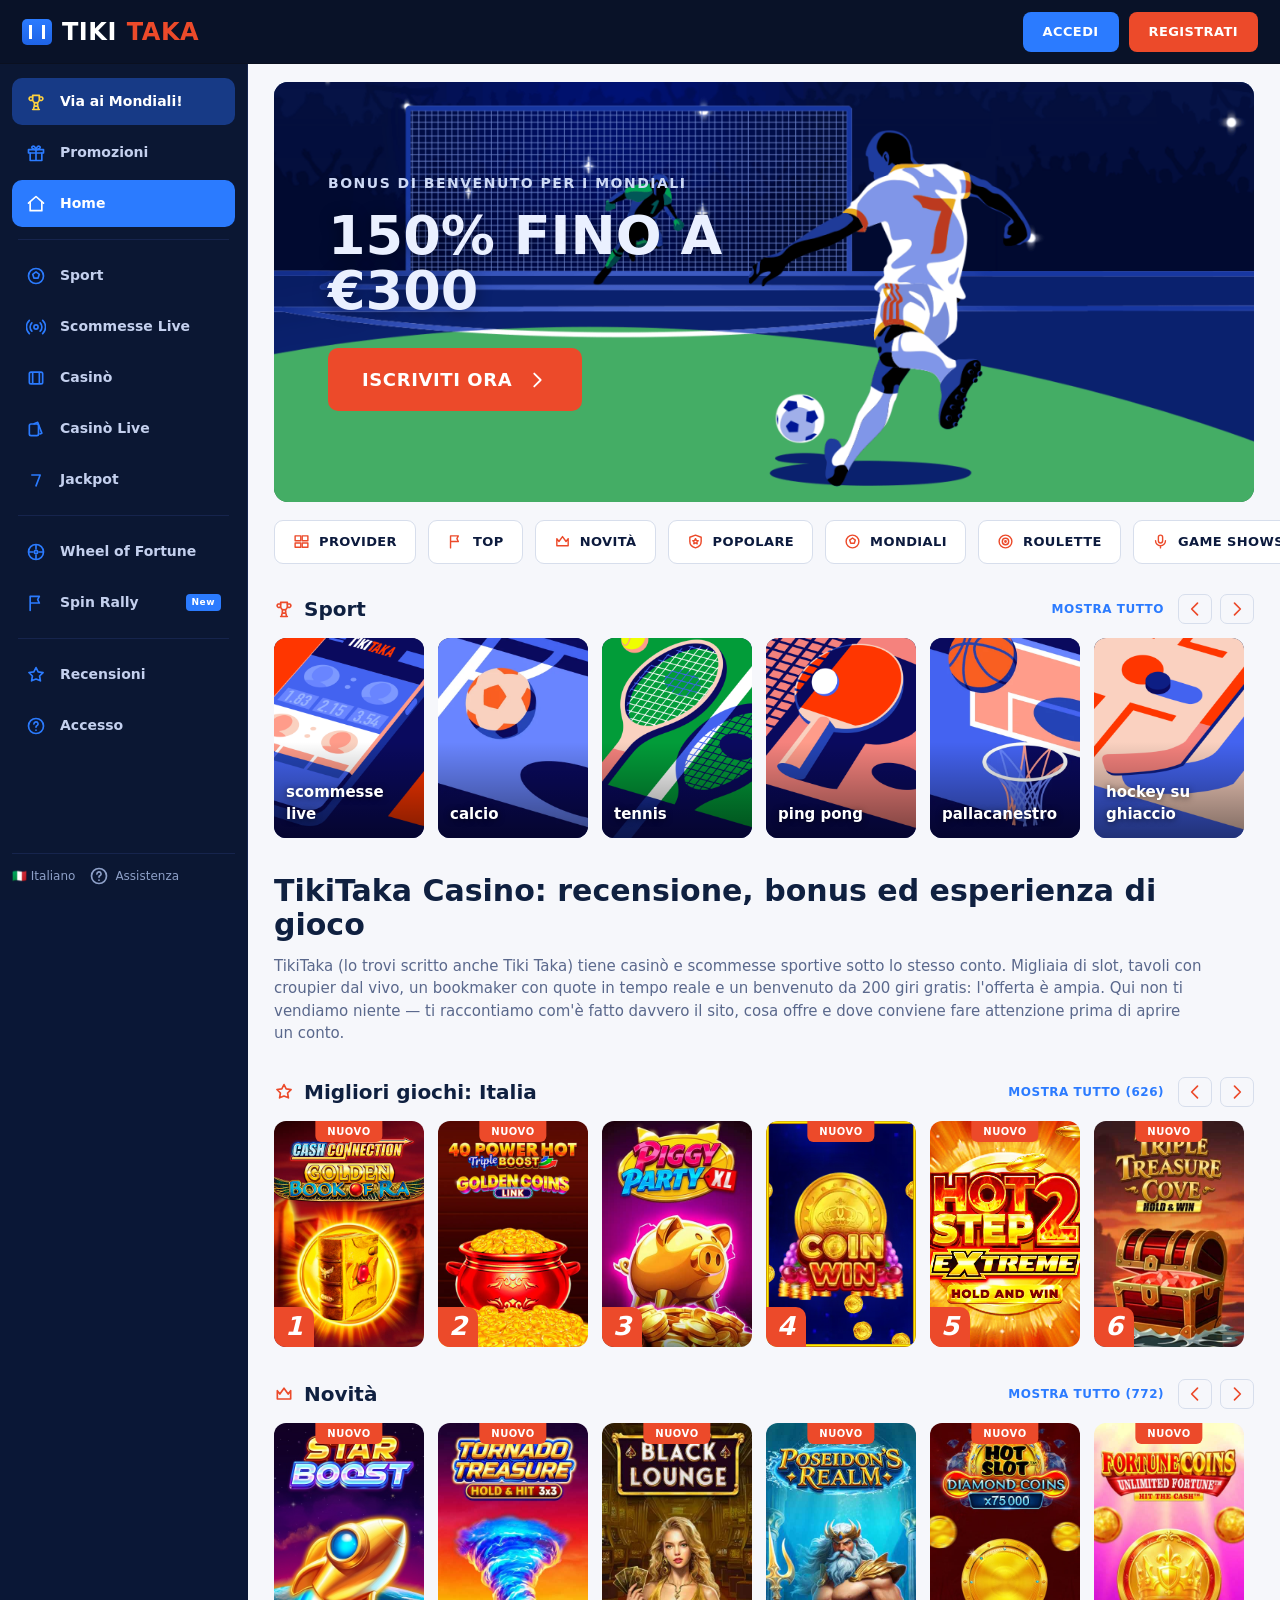
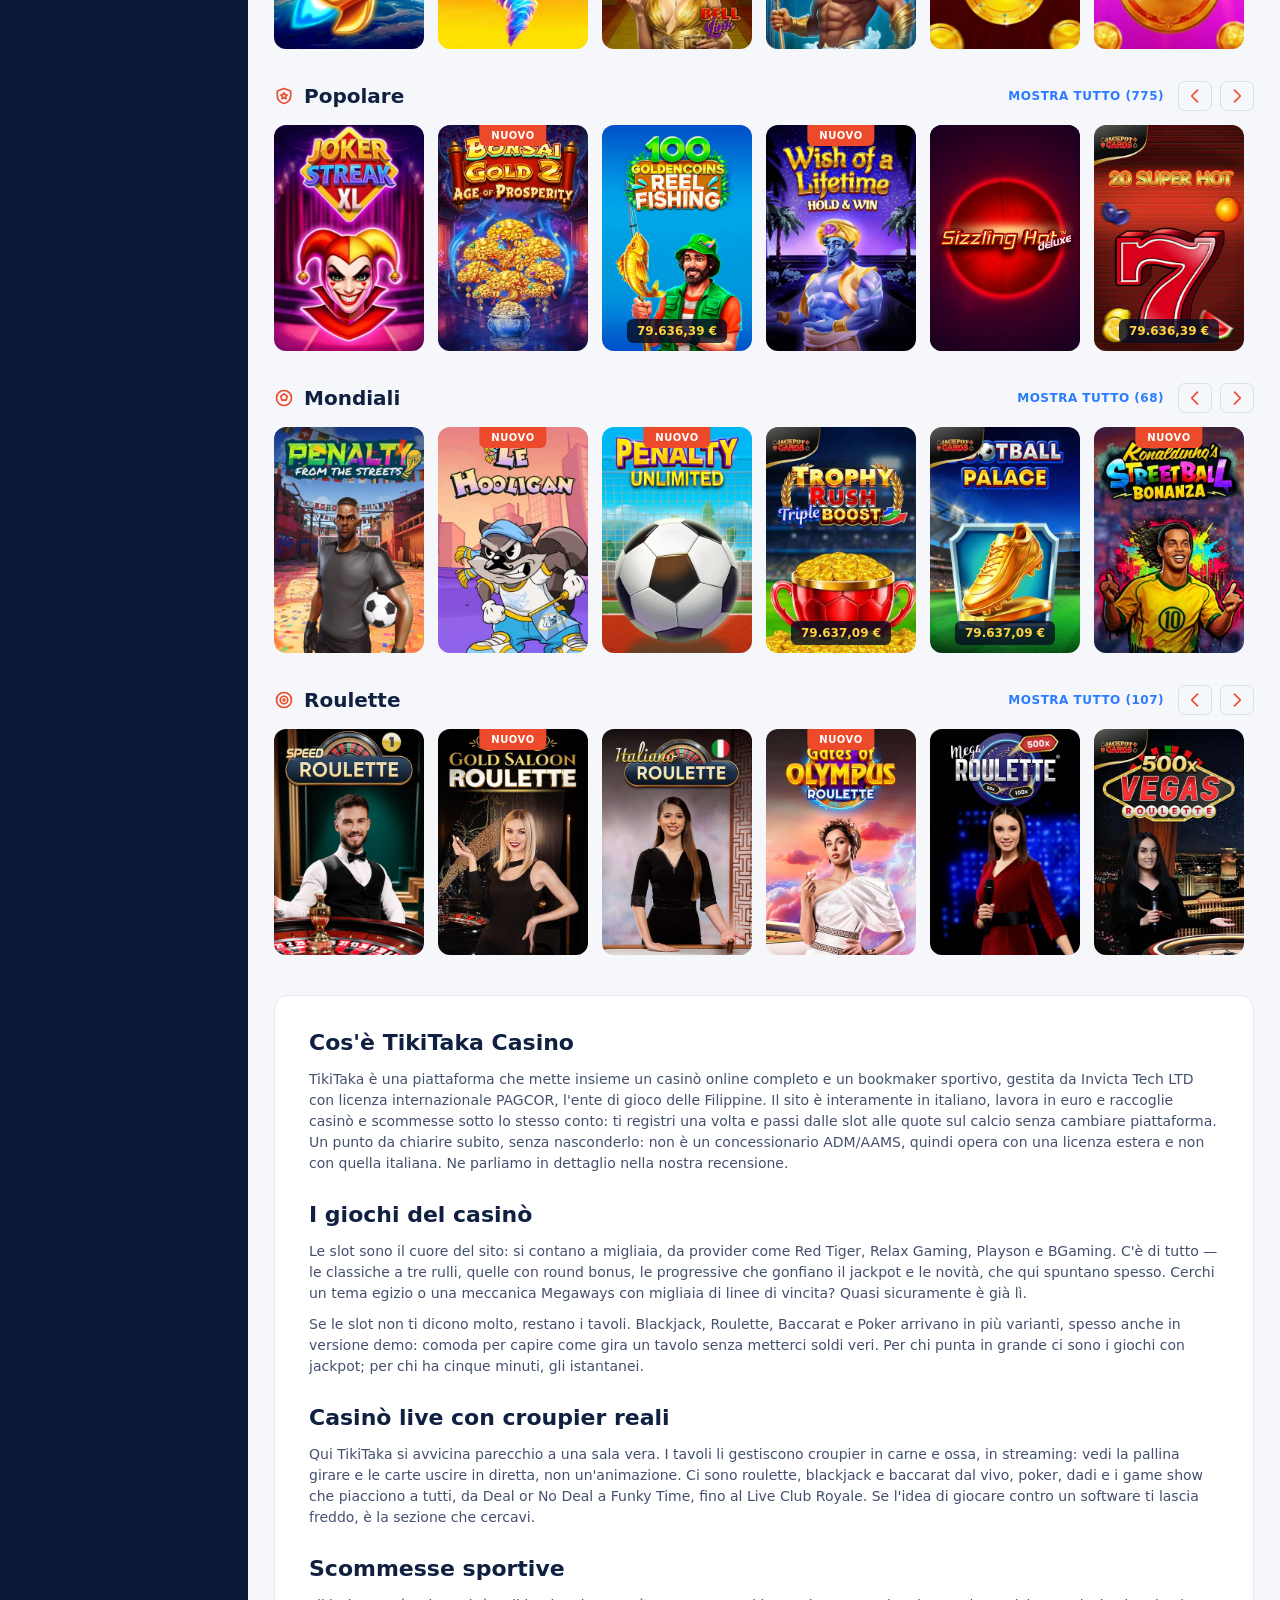
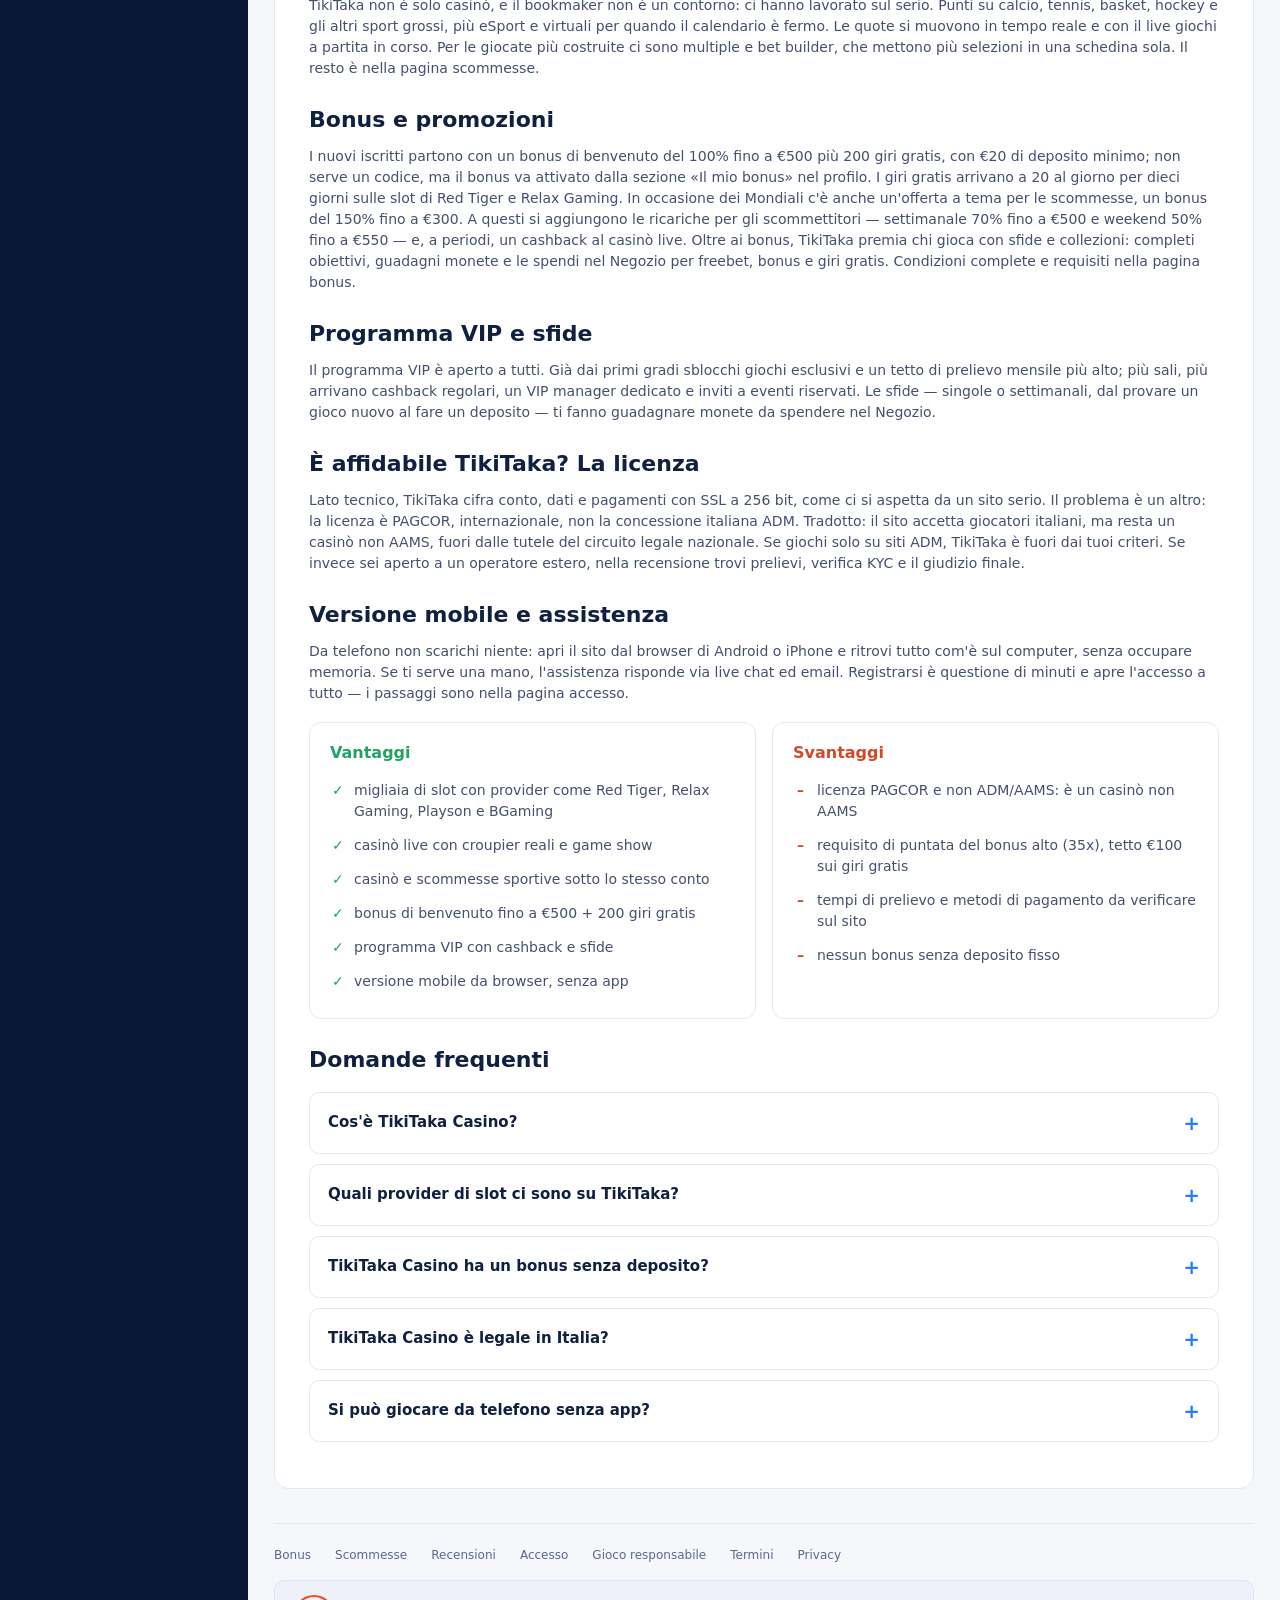
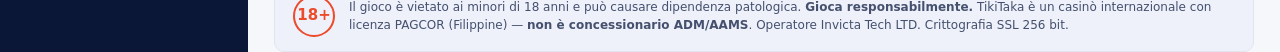
<file: index.html>
<!DOCTYPE html>
<html lang="it-IT">
<head>
<meta charset="UTF-8">
<meta name="viewport" content="width=device-width, initial-scale=1">
<title>Tiki Taka Casino Italia | Bonus 100% €500</title>
<meta name="description" content="Tiki Taka Casino: bonus 100% fino a €500 + 200 giri gratis. Casino e scommesse sportive. Relax Gaming, Red Tiger. Registrati! 🎰">
<link rel="canonical" href="https://tikitaka-casinoit.com/">
<link rel="alternate" hreflang="it-it" href="https://tikitaka-casinoit.com/it-it/">
<link rel="alternate" hreflang="x-default" href="https://tikitaka-casinoit.com/">
<meta property="og:type" content="website">
<meta property="og:locale" content="it_IT">
<meta property="og:title" content="Tiki Taka Casino Italia | Bonus 100% €500">
<meta property="og:description" content="Tiki Taka Casino: bonus 100% fino a €500 + 200 giri gratis. Casino e scommesse sportive.">
<meta property="og:url" content="https://tikitaka-casinoit.com/">
<link rel="icon" href="/favicon.svg" type="image/svg+xml">
<link rel="stylesheet" href="/styles.css">
</head>
<body>

<!-- ===== ICON SPRITE ===== -->
<svg width="0" height="0" style="position:absolute" aria-hidden="true"><defs>
<symbol id="i-home" viewBox="0 0 24 24" fill="none" stroke="currentColor" stroke-width="2" stroke-linecap="round" stroke-linejoin="round"><path d="M3 11l9-8 9 8"/><path d="M5 10v10h14V10"/></symbol>
<symbol id="i-gift" viewBox="0 0 24 24" fill="none" stroke="currentColor" stroke-width="2" stroke-linecap="round" stroke-linejoin="round"><rect x="3" y="8" width="18" height="4"/><path d="M12 8v13M5 12v9h14v-9"/><path d="M12 8C12 8 11 3 8 4s1 4 4 4zM12 8s1-5 4-4-1 4-4 4z"/></symbol>
<symbol id="i-trophy" viewBox="0 0 24 24" fill="none" stroke="currentColor" stroke-width="2" stroke-linecap="round" stroke-linejoin="round"><path d="M8 4h8v5a4 4 0 01-8 0V4z"/><path d="M8 6H5a2 2 0 002 4M16 6h3a2 2 0 01-2 4"/><path d="M10 14v3h4v-3M8 21h8M9 21l.5-3M15 21l-.5-3"/></symbol>
<symbol id="i-ball" viewBox="0 0 24 24" fill="none" stroke="currentColor" stroke-width="2"><circle cx="12" cy="12" r="9"/><path d="M12 7l4 3-1.5 4.5h-5L8 10z" stroke-linejoin="round"/></symbol>
<symbol id="i-live" viewBox="0 0 24 24" fill="none" stroke="currentColor" stroke-width="2" stroke-linecap="round"><circle cx="12" cy="12" r="2.5"/><path d="M7 7a7 7 0 000 10M17 7a7 7 0 010 10M4 4a11 11 0 000 16M20 4a11 11 0 010 16"/></symbol>
<symbol id="i-slot" viewBox="0 0 24 24" fill="none" stroke="currentColor" stroke-width="2" stroke-linejoin="round"><rect x="4" y="5" width="16" height="14" rx="2"/><path d="M8 5v14M16 5v14"/></symbol>
<symbol id="i-cards" viewBox="0 0 24 24" fill="none" stroke="currentColor" stroke-width="2" stroke-linejoin="round"><rect x="4" y="6" width="11" height="14" rx="2"/><path d="M9 6l5-2 5 13-3 1.2"/></symbol>
<symbol id="i-seven" viewBox="0 0 24 24" fill="none" stroke="currentColor" stroke-width="2" stroke-linecap="round" stroke-linejoin="round"><path d="M7 6h10l-5 13"/></symbol>
<symbol id="i-medal" viewBox="0 0 24 24" fill="none" stroke="currentColor" stroke-width="2" stroke-linejoin="round"><path d="M8 3l4 7 4-7"/><circle cx="12" cy="16" r="5"/></symbol>
<symbol id="i-wheel" viewBox="0 0 24 24" fill="none" stroke="currentColor" stroke-width="2"><circle cx="12" cy="12" r="9"/><circle cx="12" cy="12" r="2"/><path d="M12 3v6M12 15v6M3 12h6M15 12h6"/></symbol>
<symbol id="i-flag" viewBox="0 0 24 24" fill="none" stroke="currentColor" stroke-width="2" stroke-linecap="round" stroke-linejoin="round"><path d="M5 21V4M5 4h11l-2 4 2 4H5"/></symbol>
<symbol id="i-help" viewBox="0 0 24 24" fill="none" stroke="currentColor" stroke-width="2"><circle cx="12" cy="12" r="9"/><path d="M9.5 9.5a2.5 2.5 0 113.5 2.3c-.8.4-1 1-1 1.7M12 17h.01" stroke-linecap="round"/></symbol>
<symbol id="i-search" viewBox="0 0 24 24" fill="none" stroke="currentColor" stroke-width="2" stroke-linecap="round"><circle cx="11" cy="11" r="7"/><path d="M21 21l-4-4"/></symbol>
<symbol id="i-book" viewBox="0 0 24 24" fill="none" stroke="currentColor" stroke-width="2" stroke-linejoin="round"><path d="M4 5a2 2 0 012-2h6v16H6a2 2 0 00-2 2zM20 5a2 2 0 00-2-2h-6v16h6a2 2 0 012 2z"/></symbol>
<symbol id="i-star" viewBox="0 0 24 24" fill="none" stroke="currentColor" stroke-width="2" stroke-linejoin="round"><path d="M12 3l2.6 5.3 5.9.8-4.2 4.1 1 5.8L12 16.9 6.7 19l1-5.8L3.5 9l5.9-.8z"/></symbol>
<symbol id="i-crown" viewBox="0 0 24 24" fill="none" stroke="currentColor" stroke-width="2" stroke-linejoin="round"><path d="M4 8l3 4 5-7 5 7 3-4v10H4z"/></symbol>
<symbol id="i-shield" viewBox="0 0 24 24" fill="none" stroke="currentColor" stroke-width="2" stroke-linejoin="round"><path d="M12 3l8 3v6c0 5-4 8-8 9-4-1-8-4-8-9V6z"/><path d="M12 8l1.2 2.4 2.6.4-1.9 1.8.5 2.6L12 14l-2.4 1.2.5-2.6-1.9-1.8 2.6-.4z"/></symbol>
<symbol id="i-target" viewBox="0 0 24 24" fill="none" stroke="currentColor" stroke-width="2"><circle cx="12" cy="12" r="9"/><circle cx="12" cy="12" r="4.5"/><circle cx="12" cy="12" r="1"/></symbol>
<symbol id="i-mic" viewBox="0 0 24 24" fill="none" stroke="currentColor" stroke-width="2" stroke-linecap="round"><rect x="9" y="3" width="6" height="11" rx="3"/><path d="M5 11a7 7 0 0014 0M12 18v3"/></symbol>
<symbol id="i-fire" viewBox="0 0 24 24" fill="none" stroke="currentColor" stroke-width="2" stroke-linejoin="round"><path d="M12 3c1 3-2 4-2 7a2 2 0 104 0c2 1.5 3 3.3 3 5.5a5 5 0 11-10 0c0-3.5 3-5 3-8 0-1 1-1.5 2-4.5z"/></symbol>
<symbol id="i-prov" viewBox="0 0 24 24" fill="none" stroke="currentColor" stroke-width="2" stroke-linejoin="round"><rect x="3" y="4" width="8" height="7"/><rect x="13" y="4" width="8" height="7"/><rect x="3" y="14" width="8" height="6"/><rect x="13" y="14" width="8" height="6"/></symbol>
<symbol id="i-tennis" viewBox="0 0 24 24" fill="none" stroke="currentColor" stroke-width="2"><circle cx="12" cy="12" r="9"/><path d="M5 5a10 10 0 010 14M19 5a10 10 0 000 14"/></symbol>
<symbol id="i-basket" viewBox="0 0 24 24" fill="none" stroke="currentColor" stroke-width="2"><circle cx="12" cy="12" r="9"/><path d="M3 12h18M12 3v18M5 5l14 14M19 5L5 19"/></symbol>
<symbol id="i-hockey" viewBox="0 0 24 24" fill="none" stroke="currentColor" stroke-width="2" stroke-linecap="round" stroke-linejoin="round"><path d="M4 4v11l5 4M4 19h10"/><circle cx="18" cy="18" r="2"/></symbol>
<symbol id="i-baseball" viewBox="0 0 24 24" fill="none" stroke="currentColor" stroke-width="2"><circle cx="12" cy="12" r="9"/><path d="M7 5c2 2 3 4 3 7s-1 5-3 7M17 5c-2 2-3 4-3 7s1 5 3 7"/></symbol>
<symbol id="i-amfb" viewBox="0 0 24 24" fill="none" stroke="currentColor" stroke-width="2" stroke-linejoin="round"><path d="M4 12c0-4 4-8 8-8s8 4 8 8-4 8-8 8-8-4-8-8z"/><path d="M9 9l6 6M9 15l6-6M12 10v4"/></symbol>
<symbol id="i-pingpong" viewBox="0 0 24 24" fill="none" stroke="currentColor" stroke-width="2" stroke-linecap="round" stroke-linejoin="round"><circle cx="9" cy="9" r="5"/><path d="M5.5 12.5L3 19l6.5-2.5"/><circle cx="17" cy="17" r="1.5"/></symbol>
<symbol id="i-allsport" viewBox="0 0 24 24" fill="none" stroke="currentColor" stroke-width="2"><circle cx="8" cy="8" r="4"/><circle cx="16" cy="16" r="4"/><path d="M8 12v4h4"/></symbol>
<symbol id="i-arr-l" viewBox="0 0 24 24" fill="none" stroke="currentColor" stroke-width="2" stroke-linecap="round" stroke-linejoin="round"><path d="M15 5l-7 7 7 7"/></symbol>
<symbol id="i-arr-r" viewBox="0 0 24 24" fill="none" stroke="currentColor" stroke-width="2" stroke-linecap="round" stroke-linejoin="round"><path d="M9 5l7 7-7 7"/></symbol>
</defs></svg>

<div class="wrap">

  <!-- HEADER -->
  <header>
    <a class="logo" href="/"><span class="mark"></span><span class="tiki">TIKI</span><span class="taka">TAKA</span></a>
    <div class="auth"><a href="/referral-link" class="btn btn-blue">Accedi</a><a href="/referral-link" class="btn btn-red">Registrati</a></div>
  </header>

  <!-- SIDEBAR -->
  <aside class="side">
    <a class="nav-item promo-mondiali" href="/referral-link"><svg class="ic"><use href="#i-trophy"/></svg> Via ai Mondiali!</a>
    <a class="nav-item" href="/bonus/"><svg class="ic"><use href="#i-gift"/></svg> Promozioni</a>
    <a class="nav-item active" href="/"><svg class="ic"><use href="#i-home"/></svg> Home</a>
    <div class="side-sep"></div>
    <a class="nav-item" href="/scommesse/"><svg class="ic"><use href="#i-ball"/></svg> Sport</a>
    <a class="nav-item" href="/scommesse/"><svg class="ic"><use href="#i-live"/></svg> Scommesse Live</a>
    <a class="nav-item" href="/referral-link"><svg class="ic"><use href="#i-slot"/></svg> Casinò</a>
    <a class="nav-item" href="/referral-link"><svg class="ic"><use href="#i-cards"/></svg> Casinò Live</a>
    <a class="nav-item" href="/referral-link"><svg class="ic"><use href="#i-seven"/></svg> Jackpot</a>
    <div class="side-sep"></div>
    <a class="nav-item" href="/referral-link"><svg class="ic"><use href="#i-wheel"/></svg> Wheel of Fortune</a>
    <a class="nav-item" href="/referral-link"><svg class="ic"><use href="#i-flag"/></svg> Spin Rally <span class="nav-badge">New</span></a>
    <div class="side-sep"></div>
    <a class="nav-item" href="/recensioni/"><svg class="ic"><use href="#i-star"/></svg> Recensioni</a>
    <a class="nav-item" href="/accesso/"><svg class="ic"><use href="#i-help"/></svg> Accesso</a>
    <div class="side-foot"><div>🇮🇹 Italiano</div><div><svg class="ic"><use href="#i-help"/></svg> Assistenza</div></div>
  </aside>

  <!-- MAIN -->
  <main>

    <!-- Banner (promo reale del sito: Mondiali. Per usare il welcome evergreen, sostituire kicker/title) -->
    <section class="banner">
      <img src="/assets/1723452041609_desk-1.png" alt="" onerror="this.style.display='none'">
      <div class="banner__content">
        <div class="banner__kicker">Bonus di benvenuto per i Mondiali</div>
        <div class="banner__title">150% fino a €300</div>
        <a href="/referral-link" class="banner__cta">Iscriviti ora <svg class="ic" style="width:22px;height:22px"><use href="#i-arr-r"/></svg></a>
      </div>
    </section>

    <!-- Pills -->
    <nav class="pills">
      <a class="pill" href="/referral-link"><svg class="ic"><use href="#i-prov"/></svg> Provider</a>
      <a class="pill" href="/referral-link"><svg class="ic"><use href="#i-flag"/></svg> Top</a>
      <a class="pill" href="/referral-link"><svg class="ic"><use href="#i-crown"/></svg> Novità</a>
      <a class="pill" href="/referral-link"><svg class="ic"><use href="#i-shield"/></svg> Popolare</a>
      <a class="pill" href="/referral-link"><svg class="ic"><use href="#i-ball"/></svg> Mondiali</a>
      <a class="pill" href="/referral-link"><svg class="ic"><use href="#i-target"/></svg> Roulette</a>
      <a class="pill" href="/referral-link"><svg class="ic"><use href="#i-mic"/></svg> Game Shows</a>
      <a class="pill" href="/referral-link"><svg class="ic"><use href="#i-cards"/></svg> Blackjack</a>
    </nav>

    <!-- SPORT tiles (dati reali) -->
    <section class="sec">
      <div class="sec-head"><svg class="ic"><use href="#i-trophy"/></svg><h2>Sport</h2>
        <div class="more"><a href="/referral-link">Mostra tutto</a><div class="arrows"><button><svg class="ic"><use href="#i-arr-l"/></svg></button><button><svg class="ic"><use href="#i-arr-r"/></svg></button></div></div>
      </div>
      <div class="rail">
        <a class="sport-card" href="/referral-link"><div class="img"><img src="/assets/sport-category_live-betting@2x.png" alt="scommesse live" loading="lazy"><span class="lbl">scommesse live</span></div></a>
        <a class="sport-card" href="/referral-link"><div class="img"><img src="/assets/sport-category_football@2x.webp" alt="calcio" loading="lazy"><span class="lbl">calcio</span></div></a>
        <a class="sport-card" href="/referral-link"><div class="img"><img src="/assets/sport-category_tennis@2x.png" alt="tennis" loading="lazy"><span class="lbl">tennis</span></div></a>
        <a class="sport-card" href="/referral-link"><div class="img"><img src="/assets/sport-category_table-tennis@2x.png" alt="ping pong" loading="lazy"><span class="lbl">ping pong</span></div></a>
        <a class="sport-card" href="/referral-link"><div class="img"><img src="/assets/sport-category_basketball@2x.webp" alt="pallacanestro" loading="lazy"><span class="lbl">pallacanestro</span></div></a>
        <a class="sport-card" href="/referral-link"><div class="img"><img src="/assets/sport-category_ice-hockey@2x.png" alt="hockey su ghiaccio" loading="lazy"><span class="lbl">hockey su ghiaccio</span></div></a>
        <a class="sport-card" href="/referral-link"><div class="img"><img src="/assets/sport-category_american-football@2x.png" alt="football americano" loading="lazy"><span class="lbl">football americano</span></div></a>
        <a class="sport-card" href="/referral-link"><div class="img"><img src="/assets/sport-category_baseball@2x.png" alt="baseball" loading="lazy"><span class="lbl">baseball</span></div></a>
        <a class="sport-card" href="/referral-link"><div class="img"><img src="/assets/sport-category_sport@2x.png" alt="tutti gli sport" loading="lazy"><span class="lbl">tutti gli sport</span></div></a>
      </div>
    </section>

    <!-- H1 + lead -->
    <section class="intro">
      <h1>TikiTaka Casino: recensione, bonus ed esperienza di gioco</h1>
      <p>TikiTaka (lo trovi scritto anche Tiki Taka) tiene casinò e scommesse sportive sotto lo stesso conto. Migliaia di slot, tavoli con croupier dal vivo, un bookmaker con quote in tempo reale e un benvenuto da 200 giri gratis: l'offerta è ampia. Qui non ti vendiamo niente — ti raccontiamo com'è fatto davvero il sito, cosa offre e dove conviene fare attenzione prima di aprire un conto.</p>
    </section>

    <!-- TOP (dati reali) -->
    <section class="sec">
      <div class="sec-head"><svg class="ic"><use href="#i-star"/></svg><h2>Migliori giochi: Italia</h2>
        <div class="more"><a href="/referral-link">Mostra tutto (626)</a><div class="arrows"><button><svg class="ic"><use href="#i-arr-l"/></svg></button><button><svg class="ic"><use href="#i-arr-r"/></svg></button></div></div>
      </div>
      <div class="rail">
        <a class="game" href="/referral-link"><div class="poster"><span class="pname">Cash Connection Golden Book of Ra</span><img loading="lazy" src="/assets/5599b962-15db-4097-b3dd-8820d8a88f75-imagex3cash-connection-golden-book-of-ranovomatic.jpg" alt="Cash Connection Golden Book of Ra" onerror="this.style.display='none'"><span class="badge-new">nuovo</span><span class="badge-rank">1</span><div class="actions"><span class="btn btn-red">Gioca</span><span class="demo">Demo</span></div></div></a>
        <a class="game" href="/referral-link"><div class="poster"><span class="pname">40 Power Hot Triple Boost Golden Coins Link</span><img loading="lazy" src="/assets/a5cb8ffa-7dfd-4464-bc47-0befa5960b3d-imagex340-power-hot-triple-boost-golden-coins-linkamusnet.jpg" alt="40 Power Hot Triple Boost Golden Coins Link" onerror="this.style.display='none'"><span class="badge-new">nuovo</span><span class="badge-rank">2</span><div class="actions"><span class="btn btn-red">Gioca</span><span class="demo">Demo</span></div></div></a>
        <a class="game" href="/referral-link"><div class="poster"><span class="pname">Piggy Party XL</span><img loading="lazy" src="/assets/a48c51ba-2b90-471f-aa2c-f0da73f9f043-posterthumbnailpiggy-party-xlcroco-games.jpg" alt="Piggy Party XL" onerror="this.style.display='none'"><span class="badge-rank">3</span><div class="actions"><span class="btn btn-red">Gioca</span><span class="demo">Demo</span></div></div></a>
        <a class="game" href="/referral-link"><div class="poster"><span class="pname">Coin Win: Hold The Spin</span><img loading="lazy" src="/assets/c73541dc-358f-4eac-9a31-8aff5acd67b8-posterthumbnail408ce3947dde402ea712c53614a04b30400x600nologo1.svg" alt="Coin Win: Hold The Spin" onerror="this.style.display='none'"><span class="badge-new">nuovo</span><span class="badge-rank">4</span><div class="actions"><span class="btn btn-red">Gioca</span><span class="demo">Demo</span></div></div></a>
        <a class="game" href="/referral-link"><div class="poster"><span class="pname">Hot Step 2 Extreme</span><img loading="lazy" src="/assets/46cf2a25-d505-4c86-9cff-36e5bddac8a9-hotstep2extreme300x450.svg" alt="Hot Step 2 Extreme" onerror="this.style.display='none'"><span class="badge-new">nuovo</span><span class="badge-rank">5</span><div class="actions"><span class="btn btn-red">Gioca</span><span class="demo">Demo</span></div></div></a>
        <a class="game" href="/referral-link"><div class="poster"><span class="pname">Triple Treasure Cove Hold &amp; Win</span><img loading="lazy" src="/assets/0af9bded-7ac2-47f5-bbf2-94d167a51d98-imagex3triple-treasure-covenovomatic.jpg" alt="Triple Treasure Cove" onerror="this.style.display='none'"><span class="badge-new">nuovo</span><span class="badge-rank">6</span><div class="actions"><span class="btn btn-red">Gioca</span><span class="demo">Demo</span></div></div></a>
        <a class="game" href="/referral-link"><div class="poster"><span class="pname">Break the Piggy Bank</span><img loading="lazy" src="/assets/1290eecd-be50-4e04-82b3-e395e38f8170-breakthepiggybank400x600.svg" alt="Break the Piggy Bank" onerror="this.style.display='none'"><span class="badge-rank">7</span><div class="actions"><span class="btn btn-red">Gioca</span><span class="demo">Demo</span></div></div></a>
        <a class="game" href="/referral-link"><div class="poster"><span class="pname">Mighty Wild: Gorilla</span><img loading="lazy" src="/assets/b46599ec-4d67-445f-8a87-977cacc05c45-imagex3mighty-wild-gorillavoltent.jpg" alt="Mighty Wild: Gorilla" onerror="this.style.display='none'"><span class="badge-new">nuovo</span><span class="badge-rank">8</span><div class="actions"><span class="btn btn-red">Gioca</span><span class="demo">Demo</span></div></div></a>
        <a class="game" href="/referral-link"><div class="poster"><span class="pname">Marlin Masters: Atlantis</span><img loading="lazy" src="/assets/2a51d0db-afae-45a7-b517-31b1a0f261be-imagex3marlin-masters-atlantishacksaw.jpg" alt="Marlin Masters: Atlantis" onerror="this.style.display='none'"><span class="badge-new">nuovo</span><span class="badge-rank">9</span><div class="actions"><span class="btn btn-red">Gioca</span><span class="demo">Demo</span></div></div></a>
        <a class="game" href="/referral-link"><div class="poster"><span class="pname">Book Of Knight Hold And Win</span><img loading="lazy" src="/assets/9fd2ebda-f1a2-4d88-a515-8b988446704c-imagex3book-of-knight-hold-and-winfelix.jpg" alt="Book Of Knight Hold And Win" onerror="this.style.display='none'"><span class="badge-new">nuovo</span><span class="badge-rank">10</span><div class="actions"><span class="btn btn-red">Gioca</span><span class="demo">Demo</span></div></div></a>
      </div>
    </section>

    <!-- NOVITÀ (dati reali) -->
    <section class="sec">
      <div class="sec-head"><svg class="ic"><use href="#i-crown"/></svg><h2>Novità</h2>
        <div class="more"><a href="/referral-link">Mostra tutto (772)</a><div class="arrows"><button><svg class="ic"><use href="#i-arr-l"/></svg></button><button><svg class="ic"><use href="#i-arr-r"/></svg></button></div></div>
      </div>
      <div class="rail">
        <a class="game" href="/referral-link"><div class="poster"><span class="pname">Star Boost: Hold and Win</span><img loading="lazy" src="/assets/6909e84f-091f-43bd-a57f-bfd6553ea499-imagex3star-boost-hold-and-wincroco.jpeg" alt="Star Boost: Hold and Win" onerror="this.style.display='none'"><span class="badge-new">nuovo</span><div class="actions"><span class="btn btn-red">Gioca</span><span class="demo">Demo</span></div></div></a>
        <a class="game" href="/referral-link"><div class="poster"><span class="pname">Tornado Treasure - Hold &amp; Hit 3x3</span><img loading="lazy" src="/assets/24abae9f-802b-484c-9170-2db04b2bf40c-posterthumbnailtornado-treasure--hold--hit-3x3spinomenal.jpg" alt="Tornado Treasure 3x3" onerror="this.style.display='none'"><span class="badge-new">nuovo</span><div class="actions"><span class="btn btn-red">Gioca</span><span class="demo">Demo</span></div></div></a>
        <a class="game" href="/referral-link"><div class="poster"><span class="pname">Black Lounge Bell Link</span><img loading="lazy" src="/assets/e5a27a63-4387-418c-a20b-92a742baa76e-posterthumbnailblack-lounge-bell-linkegt-digital.jpg" alt="Black Lounge Bell Link" onerror="this.style.display='none'"><span class="badge-new">nuovo</span><div class="actions"><span class="btn btn-red">Gioca</span><span class="demo">Demo</span></div></div></a>
        <a class="game" href="/referral-link"><div class="poster"><span class="pname">Poseidon's Realm</span><img loading="lazy" src="/assets/85e841ce-1803-43fa-8912-c6a583cd5c5f-posterthumbnailposeidons-realmnovomatic.jpg" alt="Poseidon's Realm" onerror="this.style.display='none'"><span class="badge-new">nuovo</span><div class="actions"><span class="btn btn-red">Gioca</span><span class="demo">Demo</span></div></div></a>
        <a class="game" href="/referral-link"><div class="poster"><span class="pname">Hot Slot: Diamond Coins</span><img loading="lazy" src="/assets/59c04674-ebaf-43cd-a7d1-ad6bae1fdebe-imagex3hot-slot-diamond-coins-burning-boardvoltent.jpg" alt="Hot Slot: Diamond Coins" onerror="this.style.display='none'"><span class="badge-new">nuovo</span><div class="actions"><span class="btn btn-red">Gioca</span><span class="demo">Demo</span></div></div></a>
        <a class="game" href="/referral-link"><div class="poster"><span class="pname">Fortune Coins Unlimited Fortune</span><img loading="lazy" src="/assets/480066a8-66ab-43ed-8643-5ea2a276015a-imagex3fortune-coins-unlimited-fortunetada.jpg" alt="Fortune Coins Unlimited Fortune" onerror="this.style.display='none'"><span class="badge-new">nuovo</span><div class="actions"><span class="btn btn-red">Gioca</span><span class="demo">Demo</span></div></div></a>
        <a class="game" href="/referral-link"><div class="poster"><span class="pname">Clover Coins 3x5</span><img loading="lazy" src="/assets/fd71fa18-26c6-4916-b969-1cf14fc49755-imagex3clover-coins-3x5tada.jpg" alt="Clover Coins 3x5" onerror="this.style.display='none'"><span class="badge-new">nuovo</span><div class="actions"><span class="btn btn-red">Gioca</span><span class="demo">Demo</span></div></div></a>
        <a class="game" href="/referral-link"><div class="poster"><span class="pname">Gold of Odin</span><img loading="lazy" src="/assets/50f6c3a7-6b82-452e-af01-b394656812a4-imagex3gold-of-odinonlyplay.jpeg" alt="Gold of Odin" onerror="this.style.display='none'"><span class="badge-new">nuovo</span><div class="actions"><span class="btn btn-red">Gioca</span><span class="demo">Demo</span></div></div></a>
      </div>
    </section>

    <!-- POPOLARE (dati reali) -->
    <section class="sec">
      <div class="sec-head"><svg class="ic"><use href="#i-shield"/></svg><h2>Popolare</h2>
        <div class="more"><a href="/referral-link">Mostra tutto (775)</a><div class="arrows"><button><svg class="ic"><use href="#i-arr-l"/></svg></button><button><svg class="ic"><use href="#i-arr-r"/></svg></button></div></div>
      </div>
      <div class="rail">
        <a class="game" href="/referral-link"><div class="poster"><span class="pname">Joker Streak XL: Hold and Win</span><img loading="lazy" src="/assets/999ec39f-4fbb-4c39-9084-a4a713744257-imagex3joker-streak-xl-hold-and-wincroco-games.jpg" alt="Joker Streak XL" onerror="this.style.display='none'"><div class="actions"><span class="btn btn-red">Gioca</span><span class="demo">Demo</span></div></div></a>
        <a class="game" href="/referral-link"><div class="poster"><span class="pname">Bonsai Gold 2: Age of Prosperity</span><img loading="lazy" src="/assets/f23cb71f-bf49-4507-979b-36068a70d686-imagex3bonsai-gold-2-age-of-prosperitynovomatic.jpg" alt="Bonsai Gold 2" onerror="this.style.display='none'"><span class="badge-new">nuovo</span><div class="actions"><span class="btn btn-red">Gioca</span><span class="demo">Demo</span></div></div></a>
        <a class="game" href="/referral-link"><div class="poster"><span class="pname">100 Golden Coins: Reel Fishing</span><img loading="lazy" src="/assets/a7ce5578-251b-4d12-a60f-eeea8386d8a5-promoimage100-golden-coins-reel-fishingamusnet.jpg" alt="100 Golden Coins: Reel Fishing" onerror="this.style.display='none'"><span class="badge-jp">79.636,39 €</span><div class="actions"><span class="btn btn-red">Gioca</span><span class="demo">Demo</span></div></div></a>
        <a class="game" href="/referral-link"><div class="poster"><span class="pname">Wish of a Lifetime: Hold &amp; Win</span><img loading="lazy" src="/assets/920b141d-94a9-41e7-92a8-b150b04b116e-imagex3wish-of-a-lifetime-hold--winpenguin-king.jpg" alt="Wish of a Lifetime" onerror="this.style.display='none'"><span class="badge-new">nuovo</span><div class="actions"><span class="btn btn-red">Gioca</span><span class="demo">Demo</span></div></div></a>
        <a class="game" href="/referral-link"><div class="poster"><span class="pname">Sizzling Hot Deluxe</span><img loading="lazy" src="/assets/01977b04-5d54-40fa-ab3f-1dfd8721a723-sizzlinghotdeluxeanimatedthumbnail400x600.svg" alt="Sizzling Hot Deluxe" onerror="this.style.display='none'"><div class="actions"><span class="btn btn-red">Gioca</span><span class="demo">Demo</span></div></div></a>
        <a class="game" href="/referral-link"><div class="poster"><span class="pname">20 Super Hot</span><img loading="lazy" src="/assets/f486a247-561c-4627-a01e-bd5b068e2f3d-posterthumbnailjc20-super-hotamunet.jpg" alt="20 Super Hot" onerror="this.style.display='none'"><span class="badge-jp">79.636,39 €</span><div class="actions"><span class="btn btn-red">Gioca</span><span class="demo">Demo</span></div></div></a>
        <a class="game" href="/referral-link"><div class="poster"><span class="pname">Book Of Faith</span><img loading="lazy" src="/assets/43b837b0-a819-4372-abb6-598d9169850f-posterthumbnail1698677221078400x600bookoffaith.jpg" alt="Book Of Faith" onerror="this.style.display='none'"><div class="actions"><span class="btn btn-red">Gioca</span><span class="demo">Demo</span></div></div></a>
        <a class="game" href="/referral-link"><div class="poster"><span class="pname">5 Dazzling Hot</span><img loading="lazy" src="/assets/bdc506c6-22dd-46c6-a29f-afda4b69a05d-posterthumbnailjc5-dazzling-hotamunet.jpg" alt="5 Dazzling Hot" onerror="this.style.display='none'"><span class="badge-jp">79.636,39 €</span><div class="actions"><span class="btn btn-red">Gioca</span><span class="demo">Demo</span></div></div></a>
      </div>
    </section>

    <!-- MONDIALI (dati reali) -->
    <section class="sec">
      <div class="sec-head"><svg class="ic"><use href="#i-ball"/></svg><h2>Mondiali</h2>
        <div class="more"><a href="/referral-link">Mostra tutto (68)</a><div class="arrows"><button><svg class="ic"><use href="#i-arr-l"/></svg></button><button><svg class="ic"><use href="#i-arr-r"/></svg></button></div></div>
      </div>
      <div class="rail">
        <a class="game" href="/referral-link"><div class="poster"><span class="pname">Penalty - From the Streets</span><img loading="lazy" src="/assets/23b99c4b-e982-4e30-976c-b0b3aa2d83de-imagex3penalty-world-cupsolidicon.jpg" alt="Penalty - From the Streets" onerror="this.style.display='none'"><div class="actions"><span class="btn btn-red">Gioca</span><span class="demo">Demo</span></div></div></a>
        <a class="game" href="/referral-link"><div class="poster"><span class="pname">Le Hooligan</span><img loading="lazy" src="/assets/c1c0f5ca-6eb0-46f2-a58c-ef15cf0b3843-posterthumbnaille-hooliganhacksaw.jpg" alt="Le Hooligan" onerror="this.style.display='none'"><span class="badge-new">nuovo</span><div class="actions"><span class="btn btn-red">Gioca</span><span class="demo">Demo</span></div></div></a>
        <a class="game" href="/referral-link"><div class="poster"><span class="pname">Penalty Unlimited</span><img loading="lazy" src="/assets/f407c3d1-02b1-41a0-a88d-91dacab83f89-400600penaltyunlimitedinout.jpg" alt="Penalty Unlimited" onerror="this.style.display='none'"><span class="badge-new">nuovo</span><div class="actions"><span class="btn btn-red">Gioca</span><span class="demo">Demo</span></div></div></a>
        <a class="game" href="/referral-link"><div class="poster"><span class="pname">Trophy Rush Triple Boost</span><img loading="lazy" src="/assets/f4d8a115-57e2-41b7-82ab-0e4bc4521a5d-imagex3trophy-rush-triple-boostamusnet.jpg" alt="Trophy Rush Triple Boost" onerror="this.style.display='none'"><span class="badge-jp">79.637,09 €</span><div class="actions"><span class="btn btn-red">Gioca</span><span class="demo">Demo</span></div></div></a>
        <a class="game" href="/referral-link"><div class="poster"><span class="pname">Football Palace 1000</span><img loading="lazy" src="/assets/5f02de4a-df24-454d-afcb-a3164f3ab2b2-imagex3football-palace-1000amusnet.jpg" alt="Football Palace 1000" onerror="this.style.display='none'"><span class="badge-jp">79.637,09 €</span><div class="actions"><span class="btn btn-red">Gioca</span><span class="demo">Demo</span></div></div></a>
        <a class="game" href="/referral-link"><div class="poster"><span class="pname">Ronaldinho's Streetball Bonanza</span><img loading="lazy" src="/assets/8e0a2cdc-f1df-43f9-a248-6fe4b460864f-imagex3ronaldinhos-streetball-bonanzabooming.jpg" alt="Ronaldinho's Streetball Bonanza" onerror="this.style.display='none'"><span class="badge-new">nuovo</span><div class="actions"><span class="btn btn-red">Gioca</span><span class="demo">Demo</span></div></div></a>
        <a class="game" href="/referral-link"><div class="poster"><span class="pname">20 Wild Goals</span><img loading="lazy" src="/assets/dcda8357-1a5f-4282-9be6-d13b2b4c6a9f-imagex320-wild-goalsamusnet.jpg" alt="20 Wild Goals" onerror="this.style.display='none'"><span class="badge-jp">79.637,09 €</span><div class="actions"><span class="btn btn-red">Gioca</span><span class="demo">Demo</span></div></div></a>
        <a class="game" href="/referral-link"><div class="poster"><span class="pname">Kickoff Kings - Hold &amp; Hit 3x3</span><img loading="lazy" src="/assets/234265cf-949f-46a9-ab34-4e6c98c1a631-posterthumbnailkickoff-kings--hold--hit-3x3spinomenal.jpg" alt="Kickoff Kings 3x3" onerror="this.style.display='none'"><span class="badge-new">nuovo</span><div class="actions"><span class="btn btn-red">Gioca</span><span class="demo">Demo</span></div></div></a>
      </div>
    </section>

    <!-- ROULETTE (dati reali) -->
    <section class="sec">
      <div class="sec-head"><svg class="ic"><use href="#i-target"/></svg><h2>Roulette</h2>
        <div class="more"><a href="/referral-link">Mostra tutto (107)</a><div class="arrows"><button><svg class="ic"><use href="#i-arr-l"/></svg></button><button><svg class="ic"><use href="#i-arr-r"/></svg></button></div></div>
      </div>
      <div class="rail">
        <a class="game" href="/referral-link"><div class="poster"><span class="pname">Speed Roulette</span><img loading="lazy" src="/assets/bd5f9921-5478-456d-b00c-8125f910059a-0558cf29bea64e2e86da7a170b542b01400x600speedroulette.jpg" alt="Speed Roulette" onerror="this.style.display='none'"><div class="actions"><span class="btn btn-red">Gioca</span><span class="demo">Demo</span></div></div></a>
        <a class="game" href="/referral-link"><div class="poster"><span class="pname">Gold Saloon Roulette</span><img loading="lazy" src="/assets/d8ef89a5-7aee-48b6-8e43-14d67ccd69ac-promoimagegold-saloon-rouletteiconic21.jpg" alt="Gold Saloon Roulette" onerror="this.style.display='none'"><span class="badge-new">nuovo</span><div class="actions"><span class="btn btn-red">Gioca</span><span class="demo">Demo</span></div></div></a>
        <a class="game" href="/referral-link"><div class="poster"><span class="pname">Roulette Italia</span><img loading="lazy" src="/assets/b257fb5e-40e8-4f36-8bd7-cc2fd2b41704-posterthumbnail1689060167645400x600rouletteitalyrouletteitalia.jpg" alt="Roulette Italia" onerror="this.style.display='none'"><div class="actions"><span class="btn btn-red">Gioca</span><span class="demo">Demo</span></div></div></a>
        <a class="game" href="/referral-link"><div class="poster"><span class="pname">Gates of Olympus Roulette</span><img loading="lazy" src="/assets/45a5cf1e-b9d7-4557-9056-2e8d08bc98ff-posterthumbnailgates-of-olympus-roulettepragmatic.jpg" alt="Gates of Olympus Roulette" onerror="this.style.display='none'"><span class="badge-new">nuovo</span><div class="actions"><span class="btn btn-red">Gioca</span><span class="demo">Demo</span></div></div></a>
        <a class="game" href="/referral-link"><div class="poster"><span class="pname">Mega Roulette</span><img loading="lazy" src="/assets/e7530f9c-7794-4f0f-95ed-d7cb623c748c-5744febf709748168b166925a64202c7400x600megaroulette.jpg" alt="Mega Roulette" onerror="this.style.display='none'"><div class="actions"><span class="btn btn-red">Gioca</span><span class="demo">Demo</span></div></div></a>
        <a class="game" href="/referral-link"><div class="poster"><span class="pname">Vegas Roulette 500x</span><img loading="lazy" src="/assets/56eecce5-4f00-47d3-8506-54d6993f4a75-posterthumbnailvegas-roulette-500xamusnet.jpg" alt="Vegas Roulette 500x" onerror="this.style.display='none'"><div class="actions"><span class="btn btn-red">Gioca</span><span class="demo">Demo</span></div></div></a>
        <a class="game" href="/referral-link"><div class="poster"><span class="pname">French Roulette</span><img loading="lazy" src="/assets/ec969c52-0b60-4b03-b580-b2363bc6e76e-posterthumbnailfrench-rouletteimagine-live.jpg" alt="French Roulette" onerror="this.style.display='none'"><span class="badge-new">nuovo</span><div class="actions"><span class="btn btn-red">Gioca</span><span class="demo">Demo</span></div></div></a>
        <a class="game" href="/referral-link"><div class="poster"><span class="pname">PowerUP Roulette</span><img loading="lazy" src="/assets/d0cbb087-8958-4a7b-87ba-e05c9ace63f8-posterthumbnail1664784834649400x600poweruproulette.jpg" alt="PowerUP Roulette" onerror="this.style.display='none'"><div class="actions"><span class="btn btn-red">Gioca</span><span class="demo">Demo</span></div></div></a>
      </div>
    </section>

    <!-- ===== SEO TEXT (visibile) — copy reale del sito ===== -->
    <article class="seo">
      <h2>Cos'è TikiTaka Casino</h2>
      <p>TikiTaka è una piattaforma che mette insieme un casinò online completo e un bookmaker sportivo, gestita da Invicta Tech LTD con licenza internazionale PAGCOR, l'ente di gioco delle Filippine. Il sito è interamente in italiano, lavora in euro e raccoglie casinò e scommesse sotto lo stesso conto: ti registri una volta e passi dalle slot alle quote sul calcio senza cambiare piattaforma. Un punto da chiarire subito, senza nasconderlo: non è un concessionario ADM/AAMS, quindi opera con una licenza estera e non con quella italiana. Ne parliamo in dettaglio nella nostra <a href="/recensioni/">recensione</a>.</p>

      <h2>I giochi del casinò</h2>
      <p>Le slot sono il cuore del sito: si contano a migliaia, da provider come Red Tiger, Relax Gaming, Playson e BGaming. C'è di tutto — le classiche a tre rulli, quelle con round bonus, le progressive che gonfiano il jackpot e le novità, che qui spuntano spesso. Cerchi un tema egizio o una meccanica Megaways con migliaia di linee di vincita? Quasi sicuramente è già lì.</p>
      <p>Se le slot non ti dicono molto, restano i tavoli. Blackjack, Roulette, Baccarat e Poker arrivano in più varianti, spesso anche in versione demo: comoda per capire come gira un tavolo senza metterci soldi veri. Per chi punta in grande ci sono i giochi con jackpot; per chi ha cinque minuti, gli istantanei.</p>

      <h2>Casinò live con croupier reali</h2>
      <p>Qui TikiTaka si avvicina parecchio a una sala vera. I tavoli li gestiscono croupier in carne e ossa, in streaming: vedi la pallina girare e le carte uscire in diretta, non un'animazione. Ci sono roulette, blackjack e baccarat dal vivo, poker, dadi e i game show che piacciono a tutti, da Deal or No Deal a Funky Time, fino al Live Club Royale. Se l'idea di giocare contro un software ti lascia freddo, è la sezione che cercavi.</p>

      <h2>Scommesse sportive</h2>
      <p>TikiTaka non è solo casinò, e il bookmaker non è un contorno: ci hanno lavorato sul serio. Punti su calcio, tennis, basket, hockey e gli altri sport grossi, più eSport e virtuali per quando il calendario è fermo. Le quote si muovono in tempo reale e con il live giochi a partita in corso. Per le giocate più costruite ci sono multiple e bet builder, che mettono più selezioni in una schedina sola. Il resto è nella pagina <a href="/scommesse/">scommesse</a>.</p>

      <h2>Bonus e promozioni</h2>
      <p>I nuovi iscritti partono con un bonus di benvenuto del 100% fino a €500 più 200 giri gratis, con €20 di deposito minimo; non serve un codice, ma il bonus va attivato dalla sezione «Il mio bonus» nel profilo. I giri gratis arrivano a 20 al giorno per dieci giorni sulle slot di Red Tiger e Relax Gaming. In occasione dei Mondiali c'è anche un'offerta a tema per le scommesse, un bonus del 150% fino a €300. A questi si aggiungono le ricariche per gli scommettitori — settimanale 70% fino a €500 e weekend 50% fino a €550 — e, a periodi, un cashback al casinò live. Oltre ai bonus, TikiTaka premia chi gioca con sfide e collezioni: completi obiettivi, guadagni monete e le spendi nel Negozio per freebet, bonus e giri gratis. Condizioni complete e requisiti nella pagina <a href="/bonus/">bonus</a>.</p>

      <h2>Programma VIP e sfide</h2>
      <p>Il programma VIP è aperto a tutti. Già dai primi gradi sblocchi giochi esclusivi e un tetto di prelievo mensile più alto; più sali, più arrivano cashback regolari, un VIP manager dedicato e inviti a eventi riservati. Le sfide — singole o settimanali, dal provare un gioco nuovo al fare un deposito — ti fanno guadagnare monete da spendere nel Negozio.</p>

      <h2>È affidabile TikiTaka? La licenza</h2>
      <p>Lato tecnico, TikiTaka cifra conto, dati e pagamenti con SSL a 256 bit, come ci si aspetta da un sito serio. Il problema è un altro: la licenza è PAGCOR, internazionale, non la concessione italiana ADM. Tradotto: il sito accetta giocatori italiani, ma resta un casinò non AAMS, fuori dalle tutele del circuito legale nazionale. Se giochi solo su siti ADM, TikiTaka è fuori dai tuoi criteri. Se invece sei aperto a un operatore estero, nella <a href="/recensioni/">recensione</a> trovi prelievi, verifica KYC e il giudizio finale.</p>

      <h2>Versione mobile e assistenza</h2>
      <p>Da telefono non scarichi niente: apri il sito dal browser di Android o iPhone e ritrovi tutto com'è sul computer, senza occupare memoria. Se ti serve una mano, l'assistenza risponde via live chat ed email. Registrarsi è questione di minuti e apre l'accesso a tutto — i passaggi sono nella pagina <a href="/accesso/">accesso</a>.</p>

      <div class="pc">
        <div class="col pro"><h3>Vantaggi</h3><ul>
          <li>migliaia di slot con provider come Red Tiger, Relax Gaming, Playson e BGaming</li>
          <li>casinò live con croupier reali e game show</li>
          <li>casinò e scommesse sportive sotto lo stesso conto</li>
          <li>bonus di benvenuto fino a €500 + 200 giri gratis</li>
          <li>programma VIP con cashback e sfide</li>
          <li>versione mobile da browser, senza app</li>
        </ul></div>
        <div class="col contro"><h3>Svantaggi</h3><ul>
          <li>licenza PAGCOR e non ADM/AAMS: è un casinò non AAMS</li>
          <li>requisito di puntata del bonus alto (35x), tetto €100 sui giri gratis</li>
          <li>tempi di prelievo e metodi di pagamento da verificare sul sito</li>
          <li>nessun bonus senza deposito fisso</li>
        </ul></div>
      </div>

      <h2>Domande frequenti</h2>
      <div class="faq">
        <details><summary>Cos'è TikiTaka Casino?</summary><div class="ans">È una piattaforma di casinò online e scommesse sportive, gestita da Invicta Tech LTD con licenza PAGCOR. Accetta giocatori italiani ma non è un concessionario ADM/AAMS.</div></details>
        <details><summary>Quali provider di slot ci sono su TikiTaka?</summary><div class="ans">Tra gli altri Red Tiger, Relax Gaming, Playson e BGaming, con migliaia di titoli tra slot classiche, progressive e con round bonus.</div></details>
        <details><summary>TikiTaka Casino ha un bonus senza deposito?</summary><div class="ans">No, TikiTaka non offre un bonus senza deposito: l'offerta di benvenuto richiede un primo versamento di almeno €20, con il pacchetto fino a €500 + 200 giri gratis.</div></details>
        <details><summary>TikiTaka Casino è legale in Italia?</summary><div class="ans">Opera con licenza internazionale PAGCOR, non con licenza ADM italiana. Accetta giocatori italiani ma resta un casinò non AAMS.</div></details>
        <details><summary>Si può giocare da telefono senza app?</summary><div class="ans">Sì. Si gioca dal browser di Android o iPhone, con la stessa esperienza del computer, senza scaricare alcuna app.</div></details>
      </div>
    </article>

    <!-- FOOTER -->
    <footer>
      <div class="foot-row">
        <a href="/bonus/">Bonus</a><a href="/scommesse/">Scommesse</a><a href="/recensioni/">Recensioni</a><a href="/accesso/">Accesso</a>
        <a href="/referral-link">Gioco responsabile</a><a href="/referral-link">Termini</a><a href="/referral-link">Privacy</a>
      </div>
      <div class="foot-compliance">
        <span class="age">18+</span>
        <span>Il gioco è vietato ai minori di 18 anni e può causare dipendenza patologica. <b>Gioca responsabilmente.</b> TikiTaka è un casinò internazionale con licenza PAGCOR (Filippine) — <b>non è concessionario ADM/AAMS</b>. Operatore Invicta Tech LTD. Crittografia SSL 256 bit.</span>
      </div>
    </footer>

  </main>
</div>
</body>
</html>
</file>
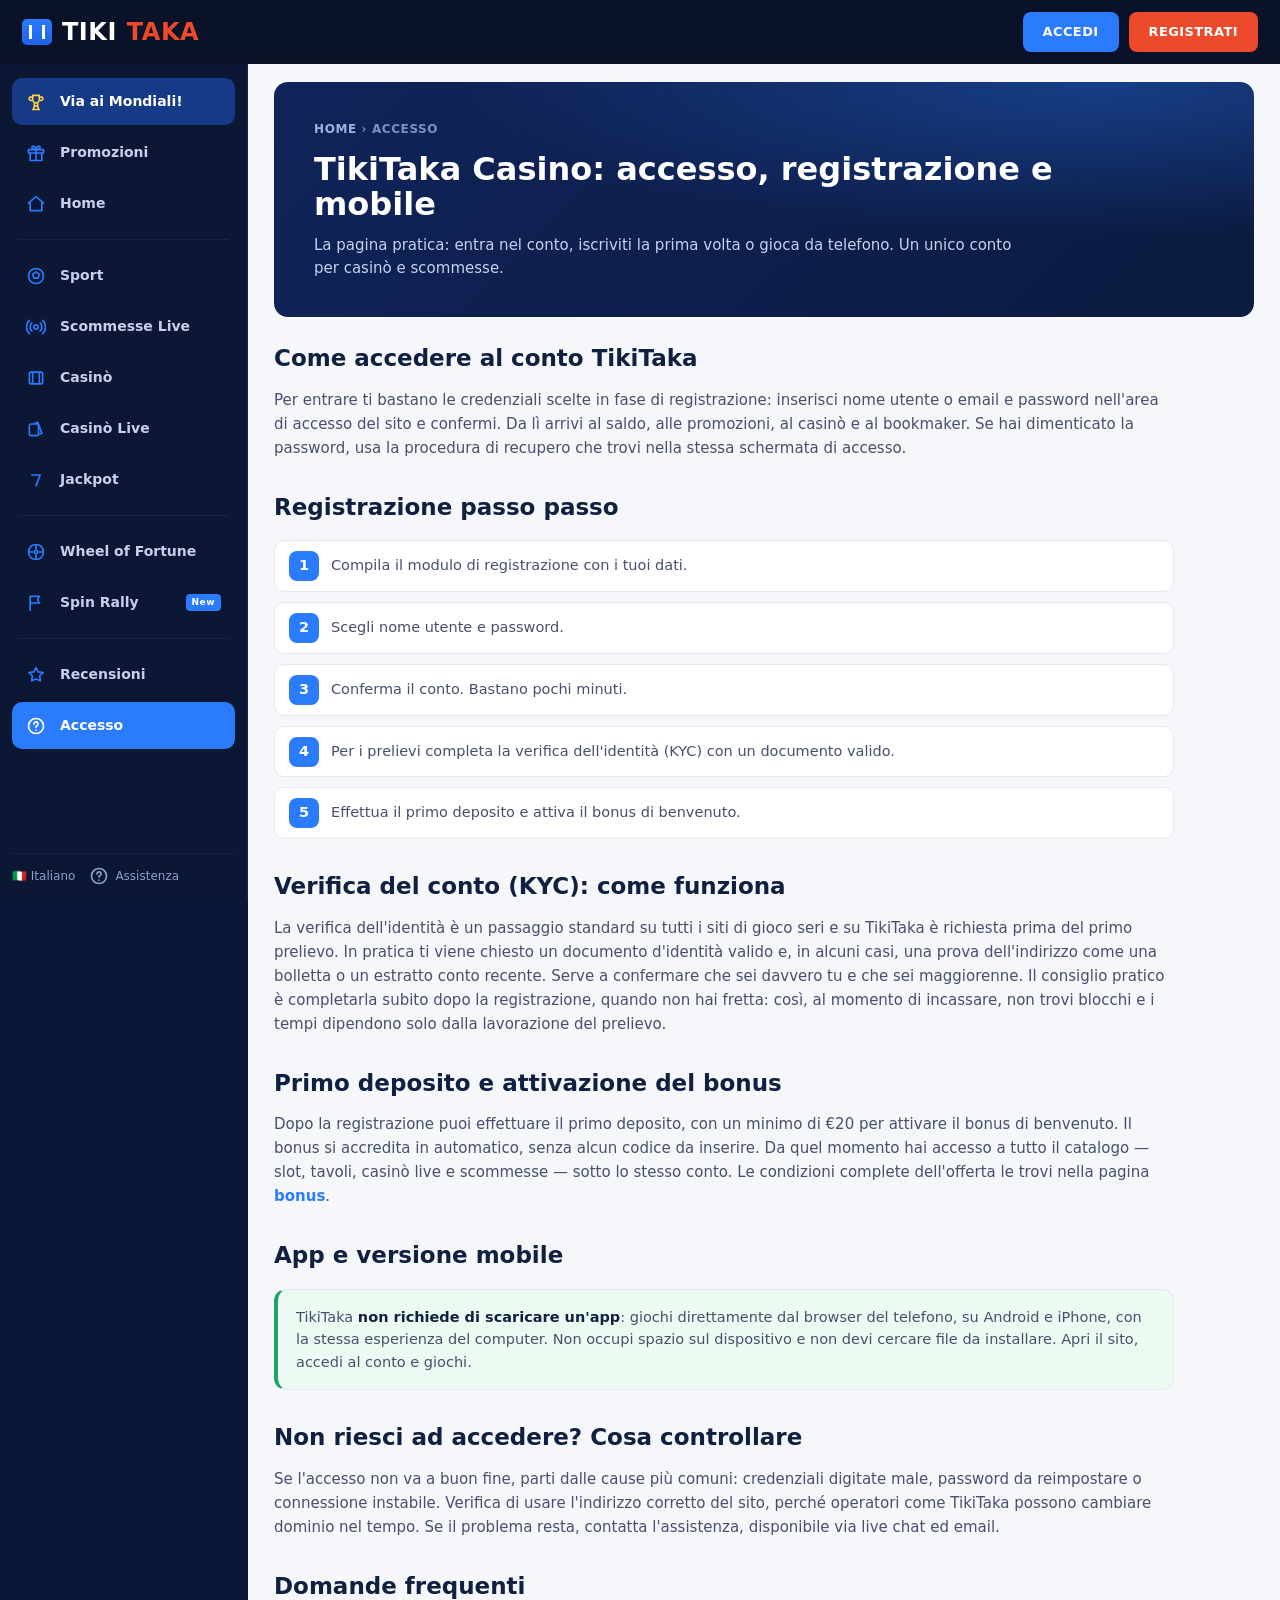
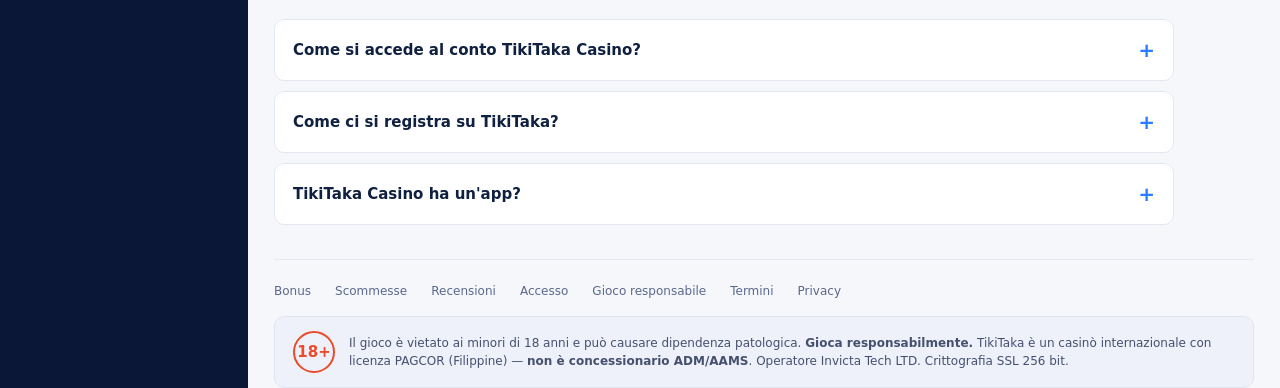
<file: accesso/index.html>
<!DOCTYPE html>
<html lang="it-IT">
<head>
<meta charset="UTF-8">
<meta name="viewport" content="width=device-width, initial-scale=1">
<title>TikiTaka Casino accesso, registrazione e app 2026</title>
<meta name="description" content="TikiTaka Casino accesso: come entrare nel conto, registrazione passo passo, versione mobile da browser senza app e cosa fare se non riesci ad accedere.">
<link rel="canonical" href="https://tikitaka-casinoit.com/accesso/">
<link rel="alternate" hreflang="it-it" href="https://tikitaka-casinoit.com/accesso/">
<link rel="alternate" hreflang="x-default" href="https://tikitaka-casinoit.com/accesso/">
<meta property="og:type" content="website">
<meta property="og:locale" content="it_IT">
<meta property="og:title" content="TikiTaka Casino accesso, registrazione e app 2026">
<meta property="og:url" content="https://tikitaka-casinoit.com/accesso/">
<link rel="icon" href="/favicon.svg" type="image/svg+xml">
<link rel="stylesheet" href="/styles.css">
</head>
<body>
<svg width="0" height="0" style="position:absolute" aria-hidden="true"><defs>
<symbol id="i-home" viewBox="0 0 24 24" fill="none" stroke="currentColor" stroke-width="2" stroke-linecap="round" stroke-linejoin="round"><path d="M3 11l9-8 9 8"/><path d="M5 10v10h14V10"/></symbol>
<symbol id="i-gift" viewBox="0 0 24 24" fill="none" stroke="currentColor" stroke-width="2" stroke-linecap="round" stroke-linejoin="round"><rect x="3" y="8" width="18" height="4"/><path d="M12 8v13M5 12v9h14v-9"/><path d="M12 8C12 8 11 3 8 4s1 4 4 4zM12 8s1-5 4-4-1 4-4 4z"/></symbol>
<symbol id="i-trophy" viewBox="0 0 24 24" fill="none" stroke="currentColor" stroke-width="2" stroke-linecap="round" stroke-linejoin="round"><path d="M8 4h8v5a4 4 0 01-8 0V4z"/><path d="M8 6H5a2 2 0 002 4M16 6h3a2 2 0 01-2 4"/><path d="M10 14v3h4v-3M8 21h8M9 21l.5-3M15 21l-.5-3"/></symbol>
<symbol id="i-ball" viewBox="0 0 24 24" fill="none" stroke="currentColor" stroke-width="2"><circle cx="12" cy="12" r="9"/><path d="M12 7l4 3-1.5 4.5h-5L8 10z" stroke-linejoin="round"/></symbol>
<symbol id="i-live" viewBox="0 0 24 24" fill="none" stroke="currentColor" stroke-width="2" stroke-linecap="round"><circle cx="12" cy="12" r="2.5"/><path d="M7 7a7 7 0 000 10M17 7a7 7 0 010 10M4 4a11 11 0 000 16M20 4a11 11 0 010 16"/></symbol>
<symbol id="i-slot" viewBox="0 0 24 24" fill="none" stroke="currentColor" stroke-width="2" stroke-linejoin="round"><rect x="4" y="5" width="16" height="14" rx="2"/><path d="M8 5v14M16 5v14"/></symbol>
<symbol id="i-cards" viewBox="0 0 24 24" fill="none" stroke="currentColor" stroke-width="2" stroke-linejoin="round"><rect x="4" y="6" width="11" height="14" rx="2"/><path d="M9 6l5-2 5 13-3 1.2"/></symbol>
<symbol id="i-seven" viewBox="0 0 24 24" fill="none" stroke="currentColor" stroke-width="2" stroke-linecap="round" stroke-linejoin="round"><path d="M7 6h10l-5 13"/></symbol>
<symbol id="i-medal" viewBox="0 0 24 24" fill="none" stroke="currentColor" stroke-width="2" stroke-linejoin="round"><path d="M8 3l4 7 4-7"/><circle cx="12" cy="16" r="5"/></symbol>
<symbol id="i-wheel" viewBox="0 0 24 24" fill="none" stroke="currentColor" stroke-width="2"><circle cx="12" cy="12" r="9"/><circle cx="12" cy="12" r="2"/><path d="M12 3v6M12 15v6M3 12h6M15 12h6"/></symbol>
<symbol id="i-flag" viewBox="0 0 24 24" fill="none" stroke="currentColor" stroke-width="2" stroke-linecap="round" stroke-linejoin="round"><path d="M5 21V4M5 4h11l-2 4 2 4H5"/></symbol>
<symbol id="i-help" viewBox="0 0 24 24" fill="none" stroke="currentColor" stroke-width="2"><circle cx="12" cy="12" r="9"/><path d="M9.5 9.5a2.5 2.5 0 113.5 2.3c-.8.4-1 1-1 1.7M12 17h.01" stroke-linecap="round"/></symbol>
<symbol id="i-search" viewBox="0 0 24 24" fill="none" stroke="currentColor" stroke-width="2" stroke-linecap="round"><circle cx="11" cy="11" r="7"/><path d="M21 21l-4-4"/></symbol>
<symbol id="i-book" viewBox="0 0 24 24" fill="none" stroke="currentColor" stroke-width="2" stroke-linejoin="round"><path d="M4 5a2 2 0 012-2h6v16H6a2 2 0 00-2 2zM20 5a2 2 0 00-2-2h-6v16h6a2 2 0 012 2z"/></symbol>
<symbol id="i-star" viewBox="0 0 24 24" fill="none" stroke="currentColor" stroke-width="2" stroke-linejoin="round"><path d="M12 3l2.6 5.3 5.9.8-4.2 4.1 1 5.8L12 16.9 6.7 19l1-5.8L3.5 9l5.9-.8z"/></symbol>
<symbol id="i-crown" viewBox="0 0 24 24" fill="none" stroke="currentColor" stroke-width="2" stroke-linejoin="round"><path d="M4 8l3 4 5-7 5 7 3-4v10H4z"/></symbol>
<symbol id="i-shield" viewBox="0 0 24 24" fill="none" stroke="currentColor" stroke-width="2" stroke-linejoin="round"><path d="M12 3l8 3v6c0 5-4 8-8 9-4-1-8-4-8-9V6z"/><path d="M12 8l1.2 2.4 2.6.4-1.9 1.8.5 2.6L12 14l-2.4 1.2.5-2.6-1.9-1.8 2.6-.4z"/></symbol>
<symbol id="i-target" viewBox="0 0 24 24" fill="none" stroke="currentColor" stroke-width="2"><circle cx="12" cy="12" r="9"/><circle cx="12" cy="12" r="4.5"/><circle cx="12" cy="12" r="1"/></symbol>
<symbol id="i-mic" viewBox="0 0 24 24" fill="none" stroke="currentColor" stroke-width="2" stroke-linecap="round"><rect x="9" y="3" width="6" height="11" rx="3"/><path d="M5 11a7 7 0 0014 0M12 18v3"/></symbol>
<symbol id="i-fire" viewBox="0 0 24 24" fill="none" stroke="currentColor" stroke-width="2" stroke-linejoin="round"><path d="M12 3c1 3-2 4-2 7a2 2 0 104 0c2 1.5 3 3.3 3 5.5a5 5 0 11-10 0c0-3.5 3-5 3-8 0-1 1-1.5 2-4.5z"/></symbol>
<symbol id="i-prov" viewBox="0 0 24 24" fill="none" stroke="currentColor" stroke-width="2" stroke-linejoin="round"><rect x="3" y="4" width="8" height="7"/><rect x="13" y="4" width="8" height="7"/><rect x="3" y="14" width="8" height="6"/><rect x="13" y="14" width="8" height="6"/></symbol>
<symbol id="i-tennis" viewBox="0 0 24 24" fill="none" stroke="currentColor" stroke-width="2"><circle cx="12" cy="12" r="9"/><path d="M5 5a10 10 0 010 14M19 5a10 10 0 000 14"/></symbol>
<symbol id="i-basket" viewBox="0 0 24 24" fill="none" stroke="currentColor" stroke-width="2"><circle cx="12" cy="12" r="9"/><path d="M3 12h18M12 3v18M5 5l14 14M19 5L5 19"/></symbol>
<symbol id="i-hockey" viewBox="0 0 24 24" fill="none" stroke="currentColor" stroke-width="2" stroke-linecap="round" stroke-linejoin="round"><path d="M4 4v11l5 4M4 19h10"/><circle cx="18" cy="18" r="2"/></symbol>
<symbol id="i-baseball" viewBox="0 0 24 24" fill="none" stroke="currentColor" stroke-width="2"><circle cx="12" cy="12" r="9"/><path d="M7 5c2 2 3 4 3 7s-1 5-3 7M17 5c-2 2-3 4-3 7s1 5 3 7"/></symbol>
<symbol id="i-amfb" viewBox="0 0 24 24" fill="none" stroke="currentColor" stroke-width="2" stroke-linejoin="round"><path d="M4 12c0-4 4-8 8-8s8 4 8 8-4 8-8 8-8-4-8-8z"/><path d="M9 9l6 6M9 15l6-6M12 10v4"/></symbol>
<symbol id="i-pingpong" viewBox="0 0 24 24" fill="none" stroke="currentColor" stroke-width="2" stroke-linecap="round" stroke-linejoin="round"><circle cx="9" cy="9" r="5"/><path d="M5.5 12.5L3 19l6.5-2.5"/><circle cx="17" cy="17" r="1.5"/></symbol>
<symbol id="i-allsport" viewBox="0 0 24 24" fill="none" stroke="currentColor" stroke-width="2"><circle cx="8" cy="8" r="4"/><circle cx="16" cy="16" r="4"/><path d="M8 12v4h4"/></symbol>
<symbol id="i-arr-l" viewBox="0 0 24 24" fill="none" stroke="currentColor" stroke-width="2" stroke-linecap="round" stroke-linejoin="round"><path d="M15 5l-7 7 7 7"/></symbol>
<symbol id="i-arr-r" viewBox="0 0 24 24" fill="none" stroke="currentColor" stroke-width="2" stroke-linecap="round" stroke-linejoin="round"><path d="M9 5l7 7-7 7"/></symbol>
</defs></svg>
<div class="wrap">
<header>
    <a class="logo" href="/"><span class="mark"></span><span class="tiki">TIKI</span><span class="taka">TAKA</span></a>
    <div class="auth"><a href="/referral-link" class="btn btn-blue">Accedi</a><a href="/referral-link" class="btn btn-red">Registrati</a></div>
  </header>
<aside class="side">
    <a class="nav-item promo-mondiali" href="/referral-link"><svg class="ic"><use href="#i-trophy"/></svg> Via ai Mondiali!</a>
    <a class="nav-item" href="/bonus/"><svg class="ic"><use href="#i-gift"/></svg> Promozioni</a>
    <a class="nav-item" href="/"><svg class="ic"><use href="#i-home"/></svg> Home</a>
    <div class="side-sep"></div>
    <a class="nav-item" href="/scommesse/"><svg class="ic"><use href="#i-ball"/></svg> Sport</a>
    <a class="nav-item" href="/scommesse/"><svg class="ic"><use href="#i-live"/></svg> Scommesse Live</a>
    <a class="nav-item" href="/referral-link"><svg class="ic"><use href="#i-slot"/></svg> Casinò</a>
    <a class="nav-item" href="/referral-link"><svg class="ic"><use href="#i-cards"/></svg> Casinò Live</a>
    <a class="nav-item" href="/referral-link"><svg class="ic"><use href="#i-seven"/></svg> Jackpot</a>
    <div class="side-sep"></div>
    <a class="nav-item" href="/referral-link"><svg class="ic"><use href="#i-wheel"/></svg> Wheel of Fortune</a>
    <a class="nav-item" href="/referral-link"><svg class="ic"><use href="#i-flag"/></svg> Spin Rally <span class="nav-badge">New</span></a>
    <div class="side-sep"></div>
    <a class="nav-item" href="/recensioni/"><svg class="ic"><use href="#i-star"/></svg> Recensioni</a>
    <a class="nav-item active" href="/accesso/"><svg class="ic"><use href="#i-help"/></svg> Accesso</a>
    <div class="side-foot"><div>🇮🇹 Italiano</div><div><svg class="ic"><use href="#i-help"/></svg> Assistenza</div></div>
  </aside>
  <main>
    <section class="page-hero">
      <div class="crumbs"><a href="/">Home</a> › Accesso</div>
      <h1>TikiTaka Casino: accesso, registrazione e mobile</h1>
      <p>La pagina pratica: entra nel conto, iscriviti la prima volta o gioca da telefono. Un unico conto per casinò e scommesse.</p></section>
    
    <div class="content">
      <h2>Come accedere al conto TikiTaka</h2>
      <p>Per entrare ti bastano le credenziali scelte in fase di registrazione: inserisci nome utente o email e password nell'area di accesso del sito e confermi. Da lì arrivi al saldo, alle promozioni, al casinò e al bookmaker. Se hai dimenticato la password, usa la procedura di recupero che trovi nella stessa schermata di accesso.</p>

      <h2>Registrazione passo passo</h2>
      <ol class="steps">
        <li>Compila il modulo di registrazione con i tuoi dati.</li>
        <li>Scegli nome utente e password.</li>
        <li>Conferma il conto. Bastano pochi minuti.</li>
        <li>Per i prelievi completa la verifica dell'identità (KYC) con un documento valido.</li>
        <li>Effettua il primo deposito e attiva il bonus di benvenuto.</li>
      </ol>

      <h2>Verifica del conto (KYC): come funziona</h2>
      <p>La verifica dell'identità è un passaggio standard su tutti i siti di gioco seri e su TikiTaka è richiesta prima del primo prelievo. In pratica ti viene chiesto un documento d'identità valido e, in alcuni casi, una prova dell'indirizzo come una bolletta o un estratto conto recente. Serve a confermare che sei davvero tu e che sei maggiorenne. Il consiglio pratico è completarla subito dopo la registrazione, quando non hai fretta: così, al momento di incassare, non trovi blocchi e i tempi dipendono solo dalla lavorazione del prelievo.</p>

      <h2>Primo deposito e attivazione del bonus</h2>
      <p>Dopo la registrazione puoi effettuare il primo deposito, con un minimo di €20 per attivare il bonus di benvenuto. Il bonus si accredita in automatico, senza alcun codice da inserire. Da quel momento hai accesso a tutto il catalogo — slot, tavoli, casinò live e scommesse — sotto lo stesso conto. Le condizioni complete dell'offerta le trovi nella pagina <a href="/bonus/">bonus</a>.</p>

      <h2>App e versione mobile</h2>
      <div class="box box-ok">TikiTaka <b>non richiede di scaricare un'app</b>: giochi direttamente dal browser del telefono, su Android e iPhone, con la stessa esperienza del computer. Non occupi spazio sul dispositivo e non devi cercare file da installare. Apri il sito, accedi al conto e giochi.</div>

      <h2>Non riesci ad accedere? Cosa controllare</h2>
      <p>Se l'accesso non va a buon fine, parti dalle cause più comuni: credenziali digitate male, password da reimpostare o connessione instabile. Verifica di usare l'indirizzo corretto del sito, perché operatori come TikiTaka possono cambiare dominio nel tempo. Se il problema resta, contatta l'assistenza, disponibile via live chat ed email.</p>

      <h2>Domande frequenti</h2>
      <div class="faq">
        <details><summary>Come si accede al conto TikiTaka Casino?</summary><div class="ans">Inserisci email o nome utente e password nell'area di accesso del sito. In caso di password dimenticata, usa la procedura di recupero.</div></details>
        <details><summary>Come ci si registra su TikiTaka?</summary><div class="ans">Compili il modulo con i tuoi dati, scegli le credenziali e confermi il conto. Per i prelievi è prevista la verifica dell'identità.</div></details>
        <details><summary>TikiTaka Casino ha un'app?</summary><div class="ans">Non serve un'app: si gioca dal browser del telefono, su Android e iPhone, con la stessa esperienza del computer.</div></details>
      </div></div>
<footer>
      <div class="foot-row">
        <a href="/bonus/">Bonus</a><a href="/scommesse/">Scommesse</a><a href="/recensioni/">Recensioni</a><a href="/accesso/">Accesso</a>
        <a href="/referral-link">Gioco responsabile</a><a href="/referral-link">Termini</a><a href="/referral-link">Privacy</a>
      </div>
      <div class="foot-compliance">
        <span class="age">18+</span>
        <span>Il gioco è vietato ai minori di 18 anni e può causare dipendenza patologica. <b>Gioca responsabilmente.</b> TikiTaka è un casinò internazionale con licenza PAGCOR (Filippine) — <b>non è concessionario ADM/AAMS</b>. Operatore Invicta Tech LTD. Crittografia SSL 256 bit.</span>
      </div>
    </footer>
  </main>
</div>
</body>
</html>
</file>
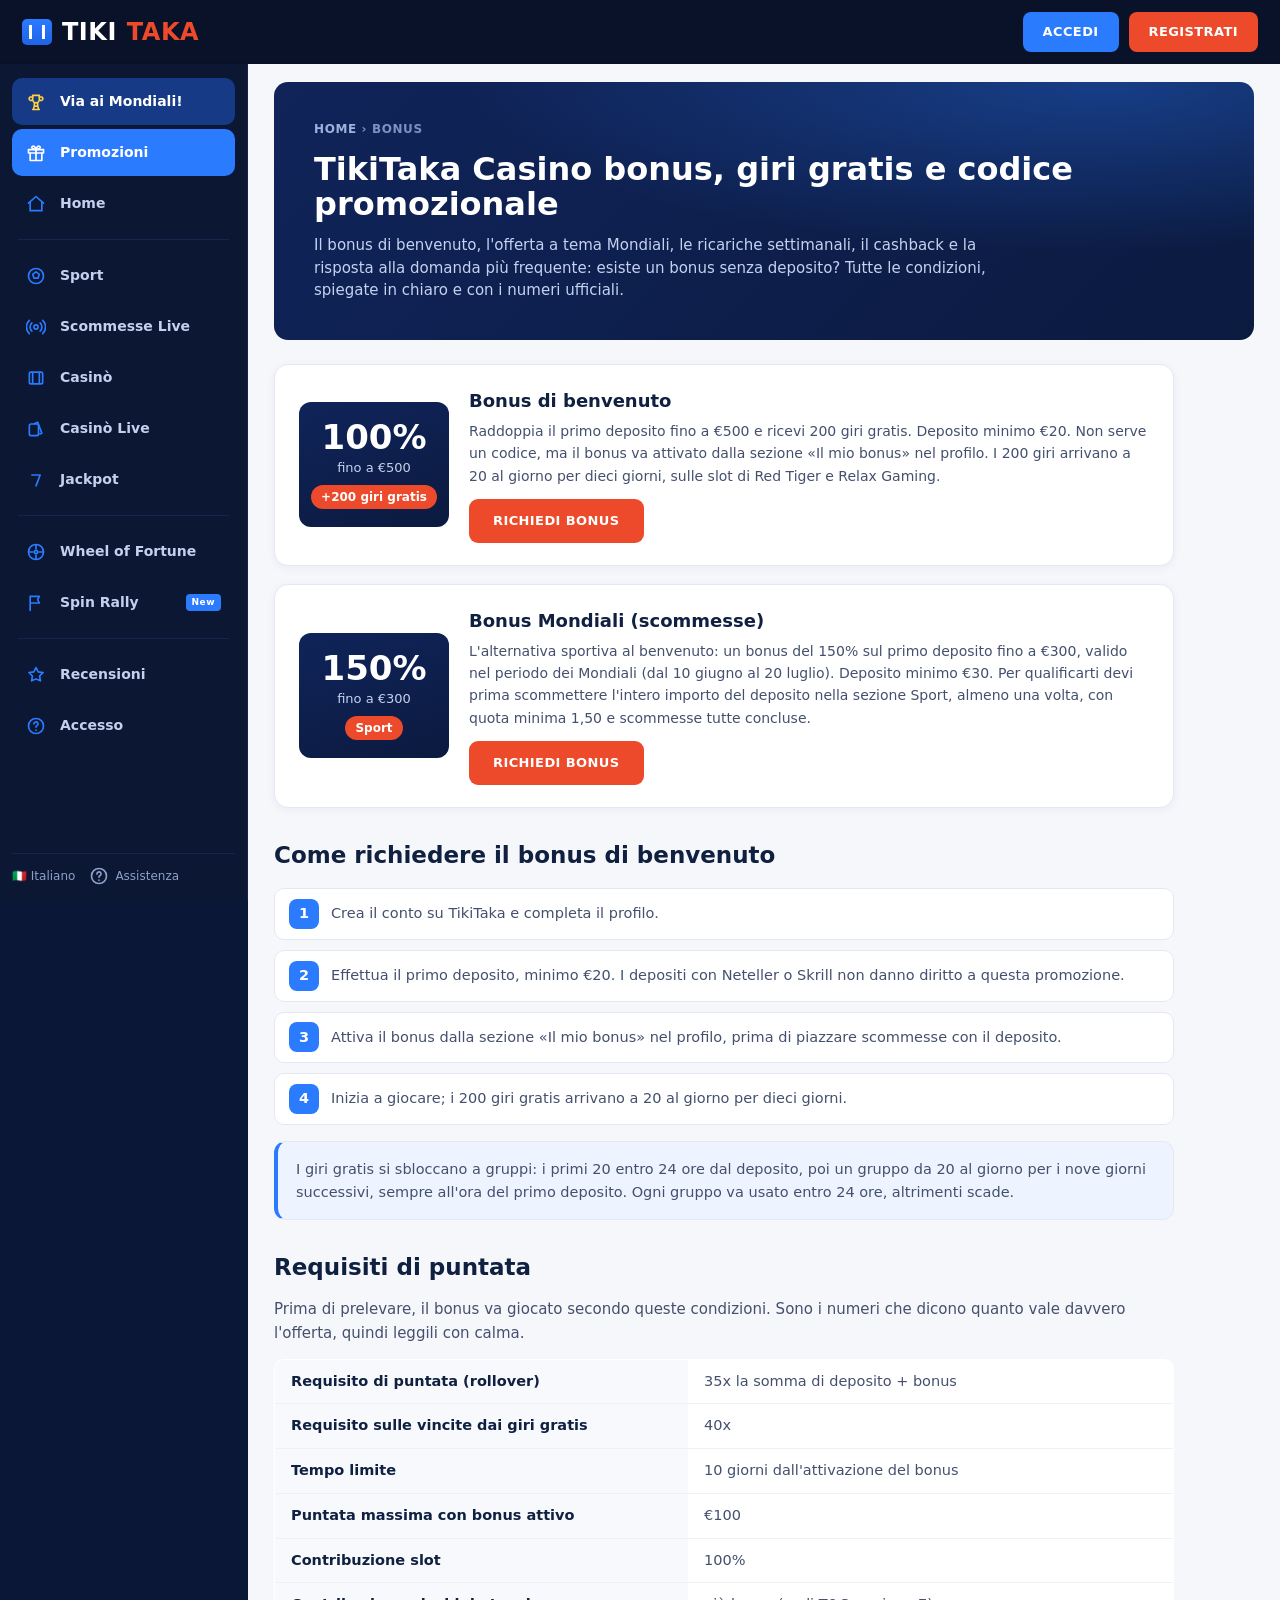
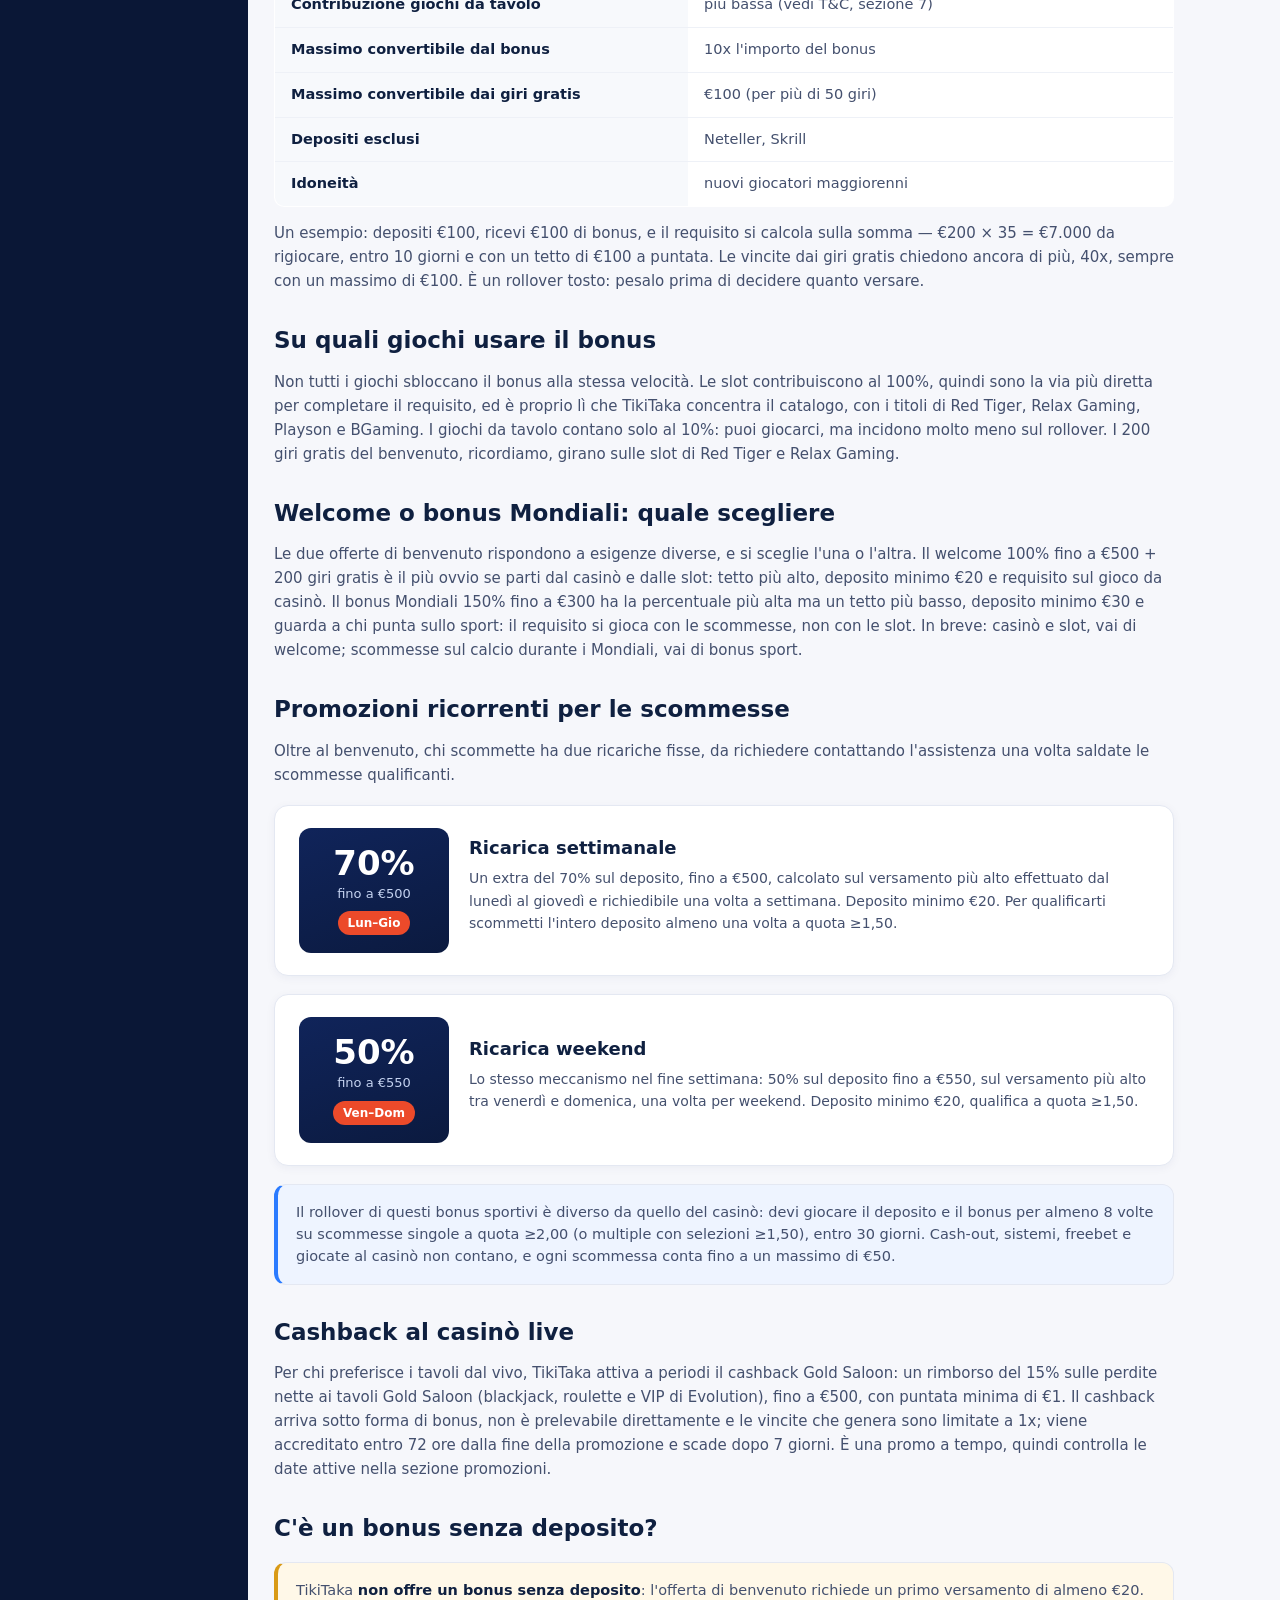
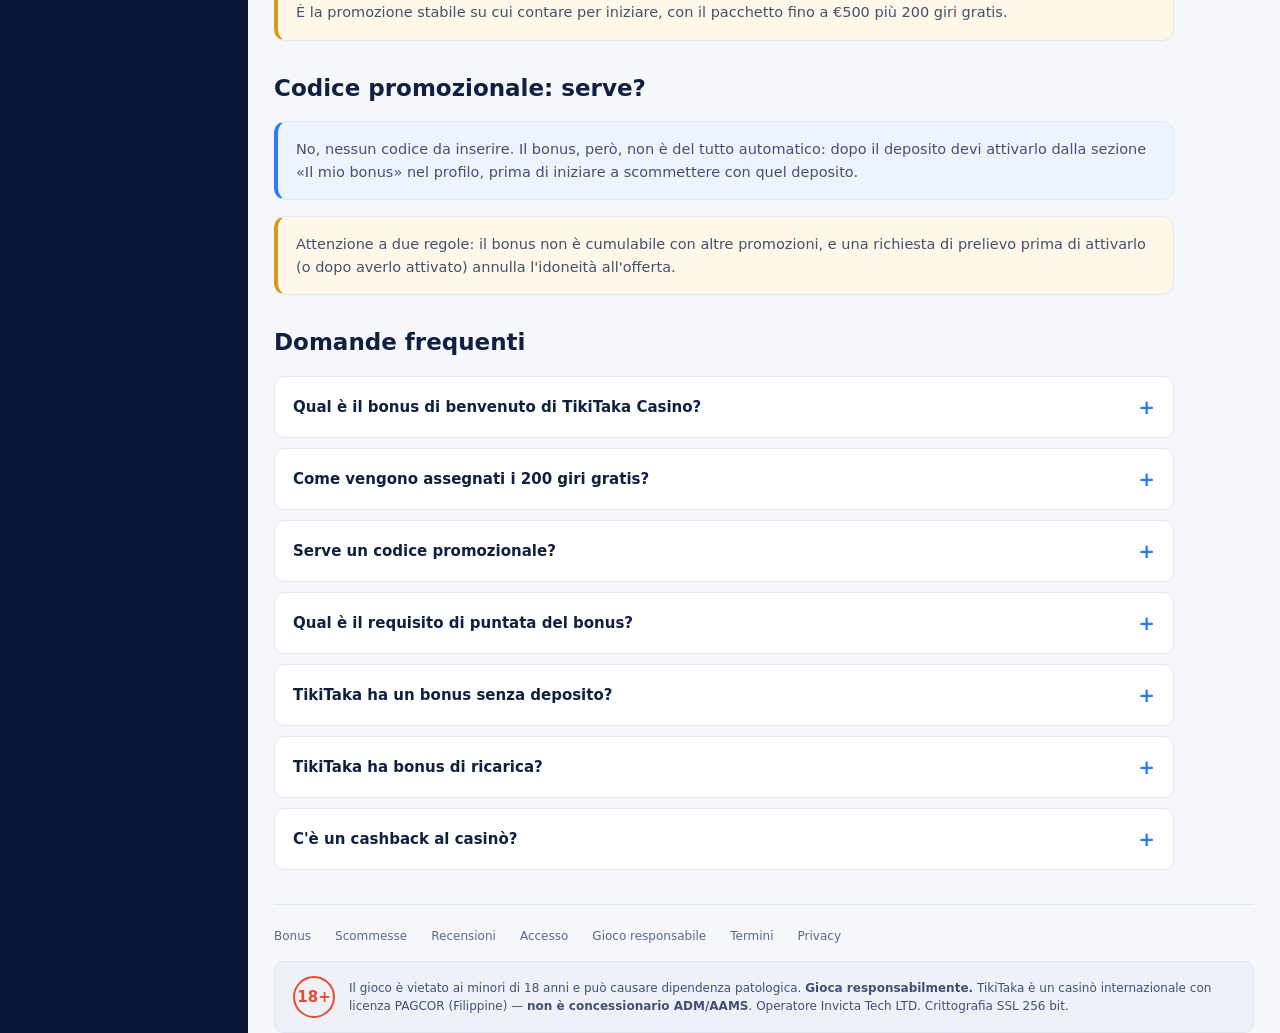
<file: bonus/index.html>
<!DOCTYPE html>
<html lang="it-IT">
<head>
<meta charset="UTF-8">
<meta name="viewport" content="width=device-width, initial-scale=1">
<title>TikiTaka Casino bonus e codice promozionale 2026</title>
<meta name="description" content="Bonus TikiTaka Casino: benvenuto 100% fino a €500 + 200 giri gratis (20 al giorno), requisito 35x e nessun codice. Condizioni e come si attiva.">
<link rel="canonical" href="https://tikitaka-casinoit.com/bonus/">
<link rel="alternate" hreflang="it-it" href="https://tikitaka-casinoit.com/bonus/">
<link rel="alternate" hreflang="x-default" href="https://tikitaka-casinoit.com/bonus/">
<meta property="og:type" content="website">
<meta property="og:locale" content="it_IT">
<meta property="og:title" content="TikiTaka Casino bonus e codice promozionale 2026">
<meta property="og:url" content="https://tikitaka-casinoit.com/bonus/">
<link rel="icon" href="/favicon.svg" type="image/svg+xml">
<link rel="stylesheet" href="/styles.css">
</head>
<body>
<svg width="0" height="0" style="position:absolute" aria-hidden="true"><defs>
<symbol id="i-home" viewBox="0 0 24 24" fill="none" stroke="currentColor" stroke-width="2" stroke-linecap="round" stroke-linejoin="round"><path d="M3 11l9-8 9 8"/><path d="M5 10v10h14V10"/></symbol>
<symbol id="i-gift" viewBox="0 0 24 24" fill="none" stroke="currentColor" stroke-width="2" stroke-linecap="round" stroke-linejoin="round"><rect x="3" y="8" width="18" height="4"/><path d="M12 8v13M5 12v9h14v-9"/><path d="M12 8C12 8 11 3 8 4s1 4 4 4zM12 8s1-5 4-4-1 4-4 4z"/></symbol>
<symbol id="i-trophy" viewBox="0 0 24 24" fill="none" stroke="currentColor" stroke-width="2" stroke-linecap="round" stroke-linejoin="round"><path d="M8 4h8v5a4 4 0 01-8 0V4z"/><path d="M8 6H5a2 2 0 002 4M16 6h3a2 2 0 01-2 4"/><path d="M10 14v3h4v-3M8 21h8M9 21l.5-3M15 21l-.5-3"/></symbol>
<symbol id="i-ball" viewBox="0 0 24 24" fill="none" stroke="currentColor" stroke-width="2"><circle cx="12" cy="12" r="9"/><path d="M12 7l4 3-1.5 4.5h-5L8 10z" stroke-linejoin="round"/></symbol>
<symbol id="i-live" viewBox="0 0 24 24" fill="none" stroke="currentColor" stroke-width="2" stroke-linecap="round"><circle cx="12" cy="12" r="2.5"/><path d="M7 7a7 7 0 000 10M17 7a7 7 0 010 10M4 4a11 11 0 000 16M20 4a11 11 0 010 16"/></symbol>
<symbol id="i-slot" viewBox="0 0 24 24" fill="none" stroke="currentColor" stroke-width="2" stroke-linejoin="round"><rect x="4" y="5" width="16" height="14" rx="2"/><path d="M8 5v14M16 5v14"/></symbol>
<symbol id="i-cards" viewBox="0 0 24 24" fill="none" stroke="currentColor" stroke-width="2" stroke-linejoin="round"><rect x="4" y="6" width="11" height="14" rx="2"/><path d="M9 6l5-2 5 13-3 1.2"/></symbol>
<symbol id="i-seven" viewBox="0 0 24 24" fill="none" stroke="currentColor" stroke-width="2" stroke-linecap="round" stroke-linejoin="round"><path d="M7 6h10l-5 13"/></symbol>
<symbol id="i-medal" viewBox="0 0 24 24" fill="none" stroke="currentColor" stroke-width="2" stroke-linejoin="round"><path d="M8 3l4 7 4-7"/><circle cx="12" cy="16" r="5"/></symbol>
<symbol id="i-wheel" viewBox="0 0 24 24" fill="none" stroke="currentColor" stroke-width="2"><circle cx="12" cy="12" r="9"/><circle cx="12" cy="12" r="2"/><path d="M12 3v6M12 15v6M3 12h6M15 12h6"/></symbol>
<symbol id="i-flag" viewBox="0 0 24 24" fill="none" stroke="currentColor" stroke-width="2" stroke-linecap="round" stroke-linejoin="round"><path d="M5 21V4M5 4h11l-2 4 2 4H5"/></symbol>
<symbol id="i-help" viewBox="0 0 24 24" fill="none" stroke="currentColor" stroke-width="2"><circle cx="12" cy="12" r="9"/><path d="M9.5 9.5a2.5 2.5 0 113.5 2.3c-.8.4-1 1-1 1.7M12 17h.01" stroke-linecap="round"/></symbol>
<symbol id="i-search" viewBox="0 0 24 24" fill="none" stroke="currentColor" stroke-width="2" stroke-linecap="round"><circle cx="11" cy="11" r="7"/><path d="M21 21l-4-4"/></symbol>
<symbol id="i-book" viewBox="0 0 24 24" fill="none" stroke="currentColor" stroke-width="2" stroke-linejoin="round"><path d="M4 5a2 2 0 012-2h6v16H6a2 2 0 00-2 2zM20 5a2 2 0 00-2-2h-6v16h6a2 2 0 012 2z"/></symbol>
<symbol id="i-star" viewBox="0 0 24 24" fill="none" stroke="currentColor" stroke-width="2" stroke-linejoin="round"><path d="M12 3l2.6 5.3 5.9.8-4.2 4.1 1 5.8L12 16.9 6.7 19l1-5.8L3.5 9l5.9-.8z"/></symbol>
<symbol id="i-crown" viewBox="0 0 24 24" fill="none" stroke="currentColor" stroke-width="2" stroke-linejoin="round"><path d="M4 8l3 4 5-7 5 7 3-4v10H4z"/></symbol>
<symbol id="i-shield" viewBox="0 0 24 24" fill="none" stroke="currentColor" stroke-width="2" stroke-linejoin="round"><path d="M12 3l8 3v6c0 5-4 8-8 9-4-1-8-4-8-9V6z"/><path d="M12 8l1.2 2.4 2.6.4-1.9 1.8.5 2.6L12 14l-2.4 1.2.5-2.6-1.9-1.8 2.6-.4z"/></symbol>
<symbol id="i-target" viewBox="0 0 24 24" fill="none" stroke="currentColor" stroke-width="2"><circle cx="12" cy="12" r="9"/><circle cx="12" cy="12" r="4.5"/><circle cx="12" cy="12" r="1"/></symbol>
<symbol id="i-mic" viewBox="0 0 24 24" fill="none" stroke="currentColor" stroke-width="2" stroke-linecap="round"><rect x="9" y="3" width="6" height="11" rx="3"/><path d="M5 11a7 7 0 0014 0M12 18v3"/></symbol>
<symbol id="i-fire" viewBox="0 0 24 24" fill="none" stroke="currentColor" stroke-width="2" stroke-linejoin="round"><path d="M12 3c1 3-2 4-2 7a2 2 0 104 0c2 1.5 3 3.3 3 5.5a5 5 0 11-10 0c0-3.5 3-5 3-8 0-1 1-1.5 2-4.5z"/></symbol>
<symbol id="i-prov" viewBox="0 0 24 24" fill="none" stroke="currentColor" stroke-width="2" stroke-linejoin="round"><rect x="3" y="4" width="8" height="7"/><rect x="13" y="4" width="8" height="7"/><rect x="3" y="14" width="8" height="6"/><rect x="13" y="14" width="8" height="6"/></symbol>
<symbol id="i-tennis" viewBox="0 0 24 24" fill="none" stroke="currentColor" stroke-width="2"><circle cx="12" cy="12" r="9"/><path d="M5 5a10 10 0 010 14M19 5a10 10 0 000 14"/></symbol>
<symbol id="i-basket" viewBox="0 0 24 24" fill="none" stroke="currentColor" stroke-width="2"><circle cx="12" cy="12" r="9"/><path d="M3 12h18M12 3v18M5 5l14 14M19 5L5 19"/></symbol>
<symbol id="i-hockey" viewBox="0 0 24 24" fill="none" stroke="currentColor" stroke-width="2" stroke-linecap="round" stroke-linejoin="round"><path d="M4 4v11l5 4M4 19h10"/><circle cx="18" cy="18" r="2"/></symbol>
<symbol id="i-baseball" viewBox="0 0 24 24" fill="none" stroke="currentColor" stroke-width="2"><circle cx="12" cy="12" r="9"/><path d="M7 5c2 2 3 4 3 7s-1 5-3 7M17 5c-2 2-3 4-3 7s1 5 3 7"/></symbol>
<symbol id="i-amfb" viewBox="0 0 24 24" fill="none" stroke="currentColor" stroke-width="2" stroke-linejoin="round"><path d="M4 12c0-4 4-8 8-8s8 4 8 8-4 8-8 8-8-4-8-8z"/><path d="M9 9l6 6M9 15l6-6M12 10v4"/></symbol>
<symbol id="i-pingpong" viewBox="0 0 24 24" fill="none" stroke="currentColor" stroke-width="2" stroke-linecap="round" stroke-linejoin="round"><circle cx="9" cy="9" r="5"/><path d="M5.5 12.5L3 19l6.5-2.5"/><circle cx="17" cy="17" r="1.5"/></symbol>
<symbol id="i-allsport" viewBox="0 0 24 24" fill="none" stroke="currentColor" stroke-width="2"><circle cx="8" cy="8" r="4"/><circle cx="16" cy="16" r="4"/><path d="M8 12v4h4"/></symbol>
<symbol id="i-arr-l" viewBox="0 0 24 24" fill="none" stroke="currentColor" stroke-width="2" stroke-linecap="round" stroke-linejoin="round"><path d="M15 5l-7 7 7 7"/></symbol>
<symbol id="i-arr-r" viewBox="0 0 24 24" fill="none" stroke="currentColor" stroke-width="2" stroke-linecap="round" stroke-linejoin="round"><path d="M9 5l7 7-7 7"/></symbol>
</defs></svg>
<div class="wrap">
<header>
    <a class="logo" href="/"><span class="mark"></span><span class="tiki">TIKI</span><span class="taka">TAKA</span></a>
    <div class="auth"><a href="/referral-link" class="btn btn-blue">Accedi</a><a href="/referral-link" class="btn btn-red">Registrati</a></div>
  </header>
<aside class="side">
    <a class="nav-item promo-mondiali" href="/referral-link"><svg class="ic"><use href="#i-trophy"/></svg> Via ai Mondiali!</a>
    <a class="nav-item active" href="/bonus/"><svg class="ic"><use href="#i-gift"/></svg> Promozioni</a>
    <a class="nav-item" href="/"><svg class="ic"><use href="#i-home"/></svg> Home</a>
    <div class="side-sep"></div>
    <a class="nav-item" href="/scommesse/"><svg class="ic"><use href="#i-ball"/></svg> Sport</a>
    <a class="nav-item" href="/scommesse/"><svg class="ic"><use href="#i-live"/></svg> Scommesse Live</a>
    <a class="nav-item" href="/referral-link"><svg class="ic"><use href="#i-slot"/></svg> Casinò</a>
    <a class="nav-item" href="/referral-link"><svg class="ic"><use href="#i-cards"/></svg> Casinò Live</a>
    <a class="nav-item" href="/referral-link"><svg class="ic"><use href="#i-seven"/></svg> Jackpot</a>
    <div class="side-sep"></div>
    <a class="nav-item" href="/referral-link"><svg class="ic"><use href="#i-wheel"/></svg> Wheel of Fortune</a>
    <a class="nav-item" href="/referral-link"><svg class="ic"><use href="#i-flag"/></svg> Spin Rally <span class="nav-badge">New</span></a>
    <div class="side-sep"></div>
    <a class="nav-item" href="/recensioni/"><svg class="ic"><use href="#i-star"/></svg> Recensioni</a>
    <a class="nav-item" href="/accesso/"><svg class="ic"><use href="#i-help"/></svg> Accesso</a>
    <div class="side-foot"><div>🇮🇹 Italiano</div><div><svg class="ic"><use href="#i-help"/></svg> Assistenza</div></div>
  </aside>
  <main>
    <section class="page-hero">
      <div class="crumbs"><a href="/">Home</a> › Bonus</div>
      <h1>TikiTaka Casino bonus, giri gratis e codice promozionale</h1>
      <p>Il bonus di benvenuto, l'offerta a tema Mondiali, le ricariche settimanali, il cashback e la risposta alla domanda più frequente: esiste un bonus senza deposito? Tutte le condizioni, spiegate in chiaro e con i numeri ufficiali.</p></section>
    
    <div class="content">
      <div class="offer">
        <div class="offer__amount"><div class="pct">100%</div><div class="upto">fino a €500</div><div class="fs">+200 giri gratis</div></div>
        <div class="offer__body">
          <h3>Bonus di benvenuto</h3>
          <p>Raddoppia il primo deposito fino a €500 e ricevi 200 giri gratis. Deposito minimo €20. Non serve un codice, ma il bonus va attivato dalla sezione «Il mio bonus» nel profilo. I 200 giri arrivano a 20 al giorno per dieci giorni, sulle slot di Red Tiger e Relax Gaming.</p>
          <a class="cta" href="/referral-link">Richiedi bonus</a>
        </div>
      </div>

      <div class="offer">
        <div class="offer__amount"><div class="pct">150%</div><div class="upto">fino a €300</div><div class="fs">Sport</div></div>
        <div class="offer__body">
          <h3>Bonus Mondiali (scommesse)</h3>
          <p>L'alternativa sportiva al benvenuto: un bonus del 150% sul primo deposito fino a €300, valido nel periodo dei Mondiali (dal 10 giugno al 20 luglio). Deposito minimo €30. Per qualificarti devi prima scommettere l'intero importo del deposito nella sezione Sport, almeno una volta, con quota minima 1,50 e scommesse tutte concluse.</p>
          <a class="cta" href="/referral-link">Richiedi bonus</a>
        </div>
      </div>

      <h2>Come richiedere il bonus di benvenuto</h2>
      <ol class="steps">
        <li>Crea il conto su TikiTaka e completa il profilo.</li>
        <li>Effettua il primo deposito, minimo €20. I depositi con Neteller o Skrill non danno diritto a questa promozione.</li>
        <li>Attiva il bonus dalla sezione «Il mio bonus» nel profilo, prima di piazzare scommesse con il deposito.</li>
        <li>Inizia a giocare; i 200 giri gratis arrivano a 20 al giorno per dieci giorni.</li>
      </ol>
      <div class="box box-accent">I giri gratis si sbloccano a gruppi: i primi 20 entro 24 ore dal deposito, poi un gruppo da 20 al giorno per i nove giorni successivi, sempre all'ora del primo deposito. Ogni gruppo va usato entro 24 ore, altrimenti scade.</div>

      <h2>Requisiti di puntata</h2>
      <p>Prima di prelevare, il bonus va giocato secondo queste condizioni. Sono i numeri che dicono quanto vale davvero l'offerta, quindi leggili con calma.</p>
      <table class="tbl">
        <tr><td>Requisito di puntata (rollover)</td><td>35x la somma di deposito + bonus</td></tr>
        <tr><td>Requisito sulle vincite dai giri gratis</td><td>40x</td></tr>
        <tr><td>Tempo limite</td><td>10 giorni dall'attivazione del bonus</td></tr>
        <tr><td>Puntata massima con bonus attivo</td><td>€100</td></tr>
        <tr><td>Contribuzione slot</td><td>100%</td></tr>
        <tr><td>Contribuzione giochi da tavolo</td><td>più bassa (vedi T&amp;C, sezione 7)</td></tr>
        <tr><td>Massimo convertibile dal bonus</td><td>10x l'importo del bonus</td></tr>
        <tr><td>Massimo convertibile dai giri gratis</td><td>€100 (per più di 50 giri)</td></tr>
        <tr><td>Depositi esclusi</td><td>Neteller, Skrill</td></tr>
        <tr><td>Idoneità</td><td>nuovi giocatori maggiorenni</td></tr>
      </table>
      <p>Un esempio: depositi €100, ricevi €100 di bonus, e il requisito si calcola sulla somma — €200 × 35 = €7.000 da rigiocare, entro 10 giorni e con un tetto di €100 a puntata. Le vincite dai giri gratis chiedono ancora di più, 40x, sempre con un massimo di €100. È un rollover tosto: pesalo prima di decidere quanto versare.</p>

      <h2>Su quali giochi usare il bonus</h2>
      <p>Non tutti i giochi sbloccano il bonus alla stessa velocità. Le slot contribuiscono al 100%, quindi sono la via più diretta per completare il requisito, ed è proprio lì che TikiTaka concentra il catalogo, con i titoli di Red Tiger, Relax Gaming, Playson e BGaming. I giochi da tavolo contano solo al 10%: puoi giocarci, ma incidono molto meno sul rollover. I 200 giri gratis del benvenuto, ricordiamo, girano sulle slot di Red Tiger e Relax Gaming.</p>

      <h2>Welcome o bonus Mondiali: quale scegliere</h2>
      <p>Le due offerte di benvenuto rispondono a esigenze diverse, e si sceglie l'una o l'altra. Il welcome 100% fino a €500 + 200 giri gratis è il più ovvio se parti dal casinò e dalle slot: tetto più alto, deposito minimo €20 e requisito sul gioco da casinò. Il bonus Mondiali 150% fino a €300 ha la percentuale più alta ma un tetto più basso, deposito minimo €30 e guarda a chi punta sullo sport: il requisito si gioca con le scommesse, non con le slot. In breve: casinò e slot, vai di welcome; scommesse sul calcio durante i Mondiali, vai di bonus sport.</p>

      <h2>Promozioni ricorrenti per le scommesse</h2>
      <p>Oltre al benvenuto, chi scommette ha due ricariche fisse, da richiedere contattando l'assistenza una volta saldate le scommesse qualificanti.</p>
      <div class="offer">
        <div class="offer__amount"><div class="pct">70%</div><div class="upto">fino a €500</div><div class="fs">Lun–Gio</div></div>
        <div class="offer__body">
          <h3>Ricarica settimanale</h3>
          <p>Un extra del 70% sul deposito, fino a €500, calcolato sul versamento più alto effettuato dal lunedì al giovedì e richiedibile una volta a settimana. Deposito minimo €20. Per qualificarti scommetti l'intero deposito almeno una volta a quota ≥1,50.</p>
        </div>
      </div>
      <div class="offer">
        <div class="offer__amount"><div class="pct">50%</div><div class="upto">fino a €550</div><div class="fs">Ven–Dom</div></div>
        <div class="offer__body">
          <h3>Ricarica weekend</h3>
          <p>Lo stesso meccanismo nel fine settimana: 50% sul deposito fino a €550, sul versamento più alto tra venerdì e domenica, una volta per weekend. Deposito minimo €20, qualifica a quota ≥1,50.</p>
        </div>
      </div>
      <div class="box box-accent">Il rollover di questi bonus sportivi è diverso da quello del casinò: devi giocare il deposito e il bonus per almeno 8 volte su scommesse singole a quota ≥2,00 (o multiple con selezioni ≥1,50), entro 30 giorni. Cash-out, sistemi, freebet e giocate al casinò non contano, e ogni scommessa conta fino a un massimo di €50.</div>

      <h2>Cashback al casinò live</h2>
      <p>Per chi preferisce i tavoli dal vivo, TikiTaka attiva a periodi il cashback Gold Saloon: un rimborso del 15% sulle perdite nette ai tavoli Gold Saloon (blackjack, roulette e VIP di Evolution), fino a €500, con puntata minima di €1. Il cashback arriva sotto forma di bonus, non è prelevabile direttamente e le vincite che genera sono limitate a 1x; viene accreditato entro 72 ore dalla fine della promozione e scade dopo 7 giorni. È una promo a tempo, quindi controlla le date attive nella sezione promozioni.</p>

      <h2>C'è un bonus senza deposito?</h2>
      <div class="box box-warn">TikiTaka <b>non offre un bonus senza deposito</b>: l'offerta di benvenuto richiede un primo versamento di almeno €20. È la promozione stabile su cui contare per iniziare, con il pacchetto fino a €500 più 200 giri gratis.</div>

      <h2>Codice promozionale: serve?</h2>
      <div class="box box-accent">No, nessun codice da inserire. Il bonus, però, non è del tutto automatico: dopo il deposito devi attivarlo dalla sezione «Il mio bonus» nel profilo, prima di iniziare a scommettere con quel deposito.</div>
      <div class="box box-warn">Attenzione a due regole: il bonus non è cumulabile con altre promozioni, e una richiesta di prelievo prima di attivarlo (o dopo averlo attivato) annulla l'idoneità all'offerta.</div>

      <h2>Domande frequenti</h2>
      <div class="faq">
        <details><summary>Qual è il bonus di benvenuto di TikiTaka Casino?</summary><div class="ans">Un bonus del 100% fino a €500 sul primo deposito, più 200 giri gratis, con €20 di deposito minimo.</div></details>
        <details><summary>Come vengono assegnati i 200 giri gratis?</summary><div class="ans">Non tutti insieme: arrivano a 20 al giorno per dieci giorni, sulle slot di Red Tiger e Relax Gaming.</div></details>
        <details><summary>Serve un codice promozionale?</summary><div class="ans">No, nessun codice. Dopo il deposito, però, il bonus va attivato dalla sezione «Il mio bonus» nel profilo.</div></details>
        <details><summary>Qual è il requisito di puntata del bonus?</summary><div class="ans">35 volte la somma di deposito e bonus, da completare entro 10 giorni dall'attivazione, con puntata massima di €100. Le vincite dai giri gratis hanno un requisito di 40x.</div></details>
        <details><summary>TikiTaka ha un bonus senza deposito?</summary><div class="ans">No, TikiTaka non offre un bonus senza deposito: l'offerta di benvenuto richiede un primo versamento di almeno €20.</div></details>
        <details><summary>TikiTaka ha bonus di ricarica?</summary><div class="ans">Sì, due ricariche per le scommesse: la settimanale del 70% fino a €500 (deposito dal lunedì al giovedì) e quella del weekend del 50% fino a €550 (dal venerdì alla domenica), entrambe con deposito minimo €20.</div></details>
        <details><summary>C'è un cashback al casinò?</summary><div class="ans">A periodi sì: il cashback Gold Saloon restituisce il 15% delle perdite nette ai tavoli live Gold Saloon, fino a €500. È una promo a tempo, le date sono nella sezione promozioni.</div></details>
      </div></div>
<footer>
      <div class="foot-row">
        <a href="/bonus/">Bonus</a><a href="/scommesse/">Scommesse</a><a href="/recensioni/">Recensioni</a><a href="/accesso/">Accesso</a>
        <a href="/referral-link">Gioco responsabile</a><a href="/referral-link">Termini</a><a href="/referral-link">Privacy</a>
      </div>
      <div class="foot-compliance">
        <span class="age">18+</span>
        <span>Il gioco è vietato ai minori di 18 anni e può causare dipendenza patologica. <b>Gioca responsabilmente.</b> TikiTaka è un casinò internazionale con licenza PAGCOR (Filippine) — <b>non è concessionario ADM/AAMS</b>. Operatore Invicta Tech LTD. Crittografia SSL 256 bit.</span>
      </div>
    </footer>
  </main>
</div>
</body>
</html>
</file>
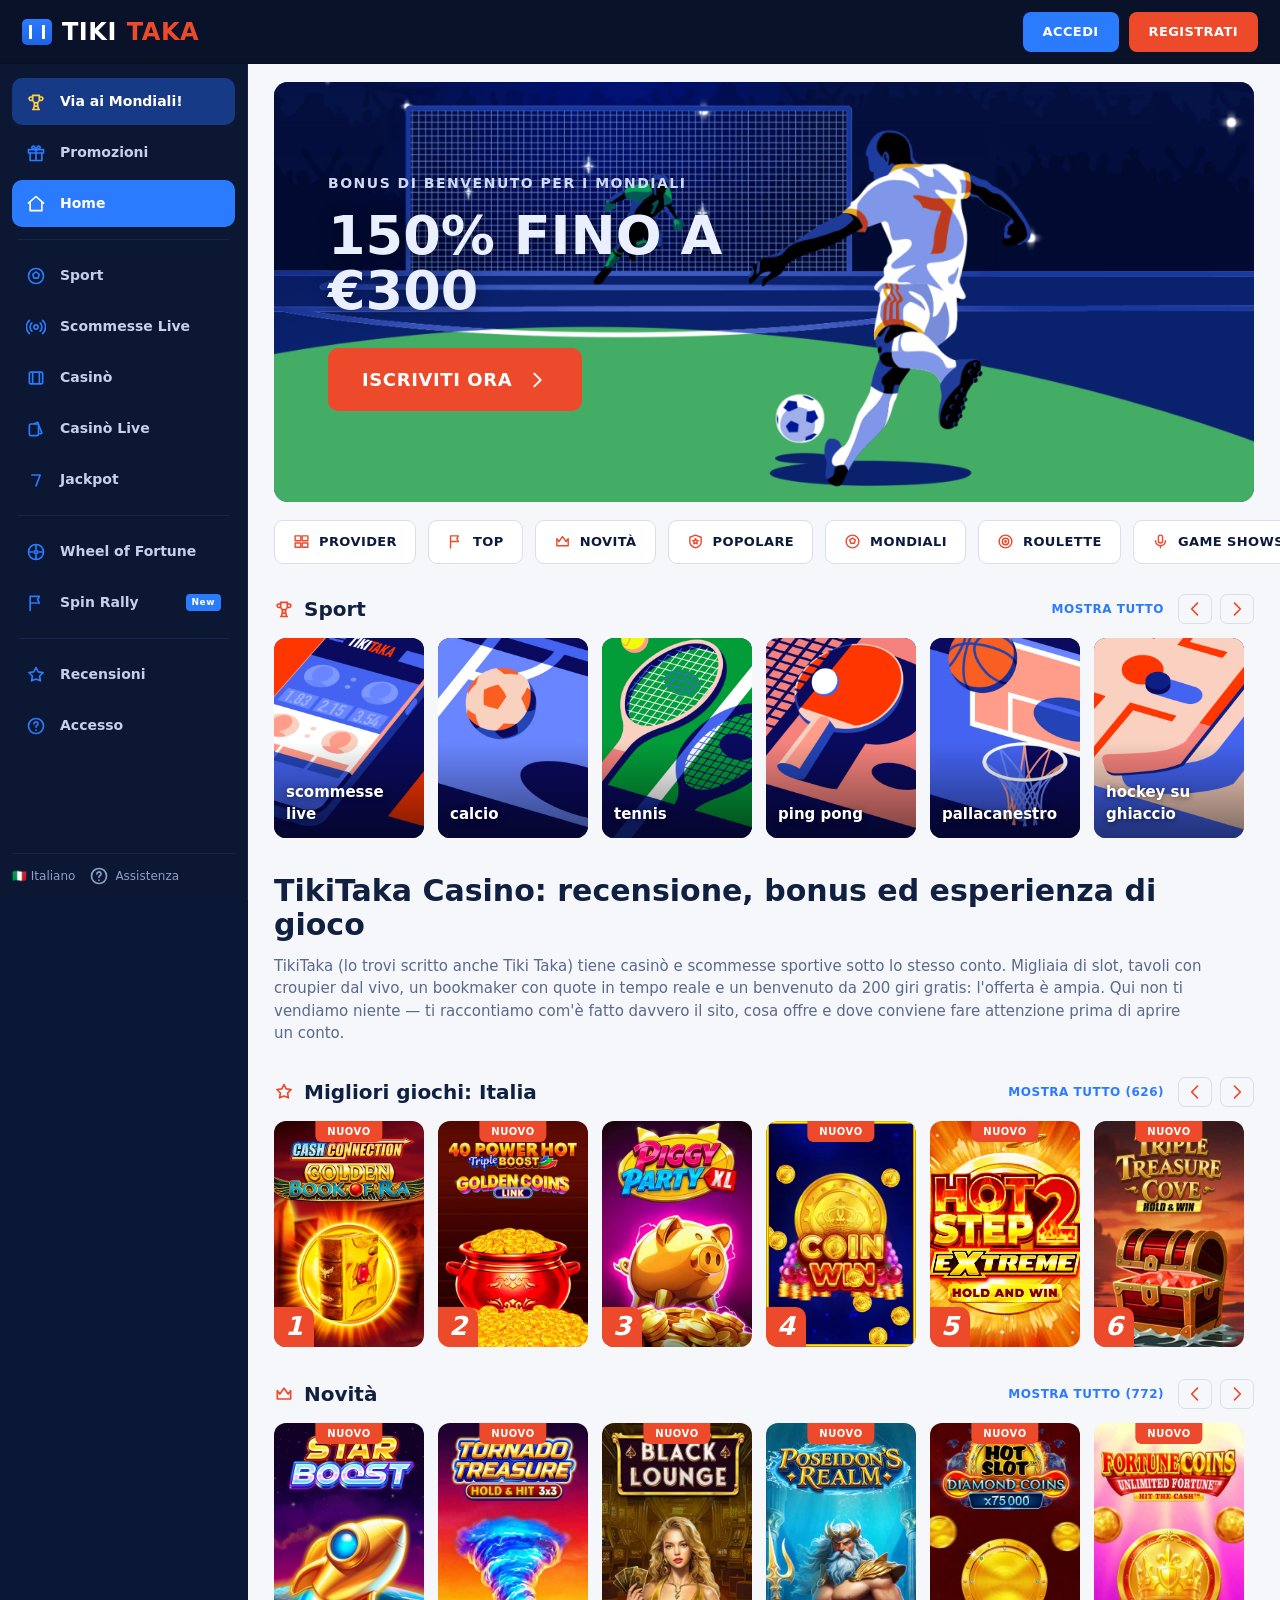
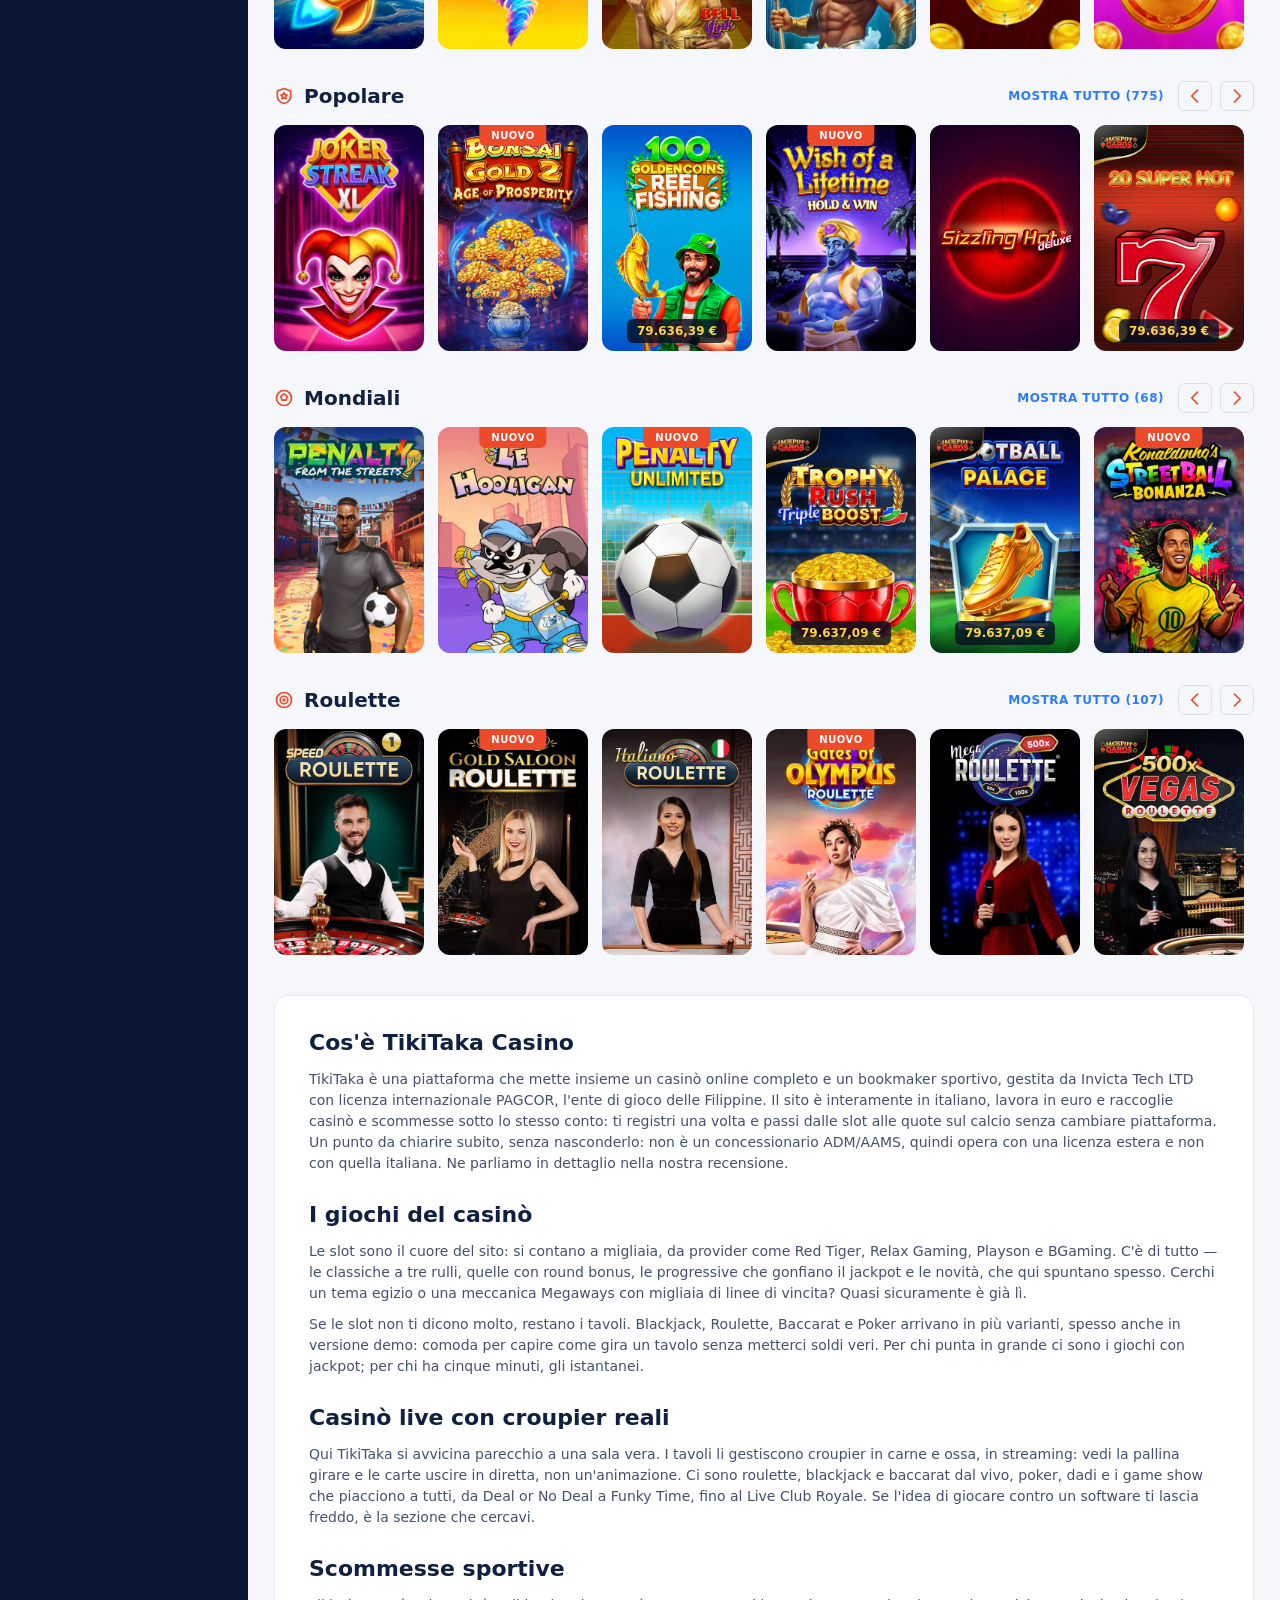
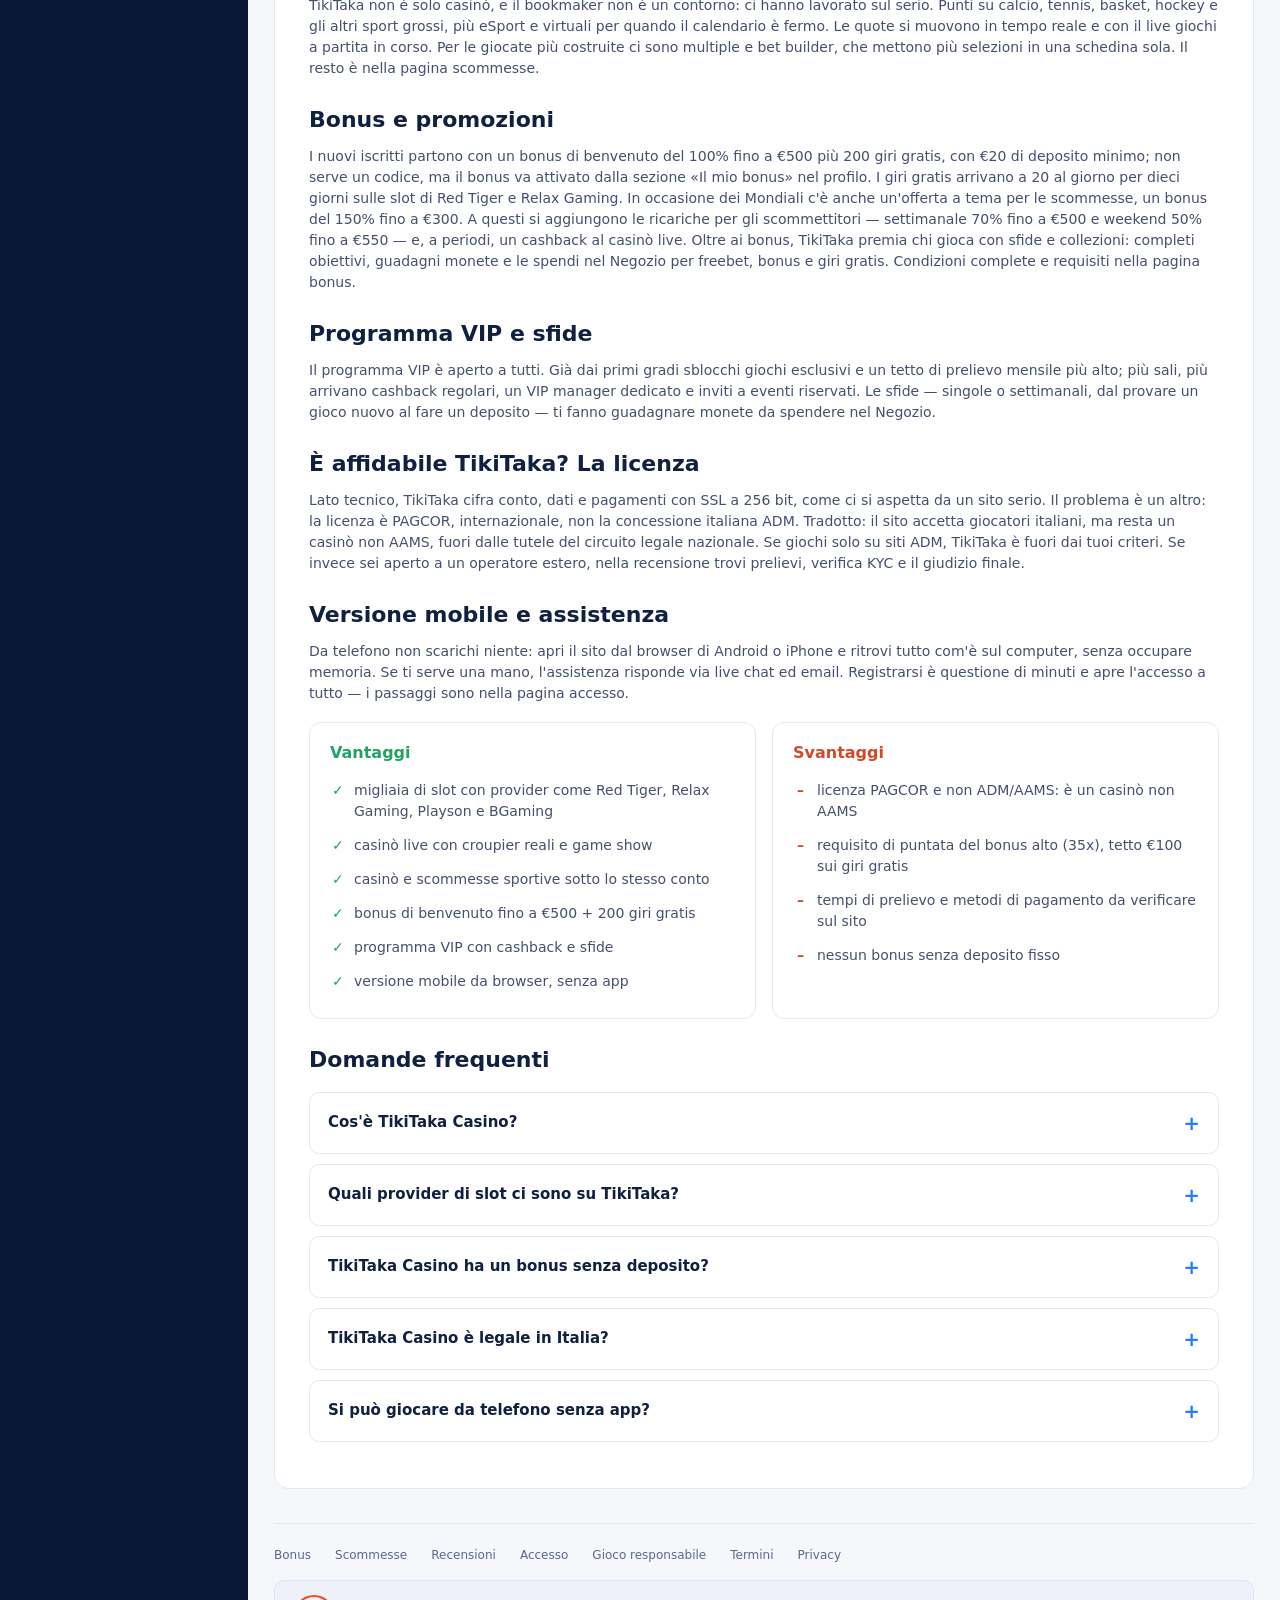
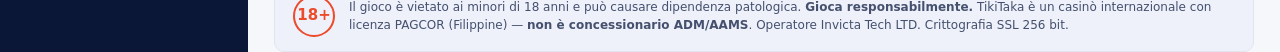
<file: it-it/index.html>
<!DOCTYPE html>
<html lang="it-IT">
<head>
<meta charset="UTF-8">
<meta name="viewport" content="width=device-width, initial-scale=1">
<title>Tiki Taka Casino Italia | Bonus 100% €500</title>
<meta name="description" content="Tiki Taka Casino: bonus 100% fino a €500 + 200 giri gratis. Casino e scommesse sportive. Relax Gaming, Red Tiger. Registrati! 🎰">
<link rel="canonical" href="https://tikitaka-casinoit.com/it-it/">
<link rel="alternate" hreflang="it-it" href="https://tikitaka-casinoit.com/it-it/">
<link rel="alternate" hreflang="x-default" href="https://tikitaka-casinoit.com/">
<meta property="og:type" content="website">
<meta property="og:locale" content="it_IT">
<meta property="og:title" content="Tiki Taka Casino Italia | Bonus 100% €500">
<meta property="og:description" content="Tiki Taka Casino: bonus 100% fino a €500 + 200 giri gratis. Casino e scommesse sportive.">
<meta property="og:url" content="https://tikitaka-casinoit.com/it-it/">
<link rel="icon" href="/favicon.svg" type="image/svg+xml">
<link rel="stylesheet" href="/styles.css">
</head>
<body>

<!-- ===== ICON SPRITE ===== -->
<svg width="0" height="0" style="position:absolute" aria-hidden="true"><defs>
<symbol id="i-home" viewBox="0 0 24 24" fill="none" stroke="currentColor" stroke-width="2" stroke-linecap="round" stroke-linejoin="round"><path d="M3 11l9-8 9 8"/><path d="M5 10v10h14V10"/></symbol>
<symbol id="i-gift" viewBox="0 0 24 24" fill="none" stroke="currentColor" stroke-width="2" stroke-linecap="round" stroke-linejoin="round"><rect x="3" y="8" width="18" height="4"/><path d="M12 8v13M5 12v9h14v-9"/><path d="M12 8C12 8 11 3 8 4s1 4 4 4zM12 8s1-5 4-4-1 4-4 4z"/></symbol>
<symbol id="i-trophy" viewBox="0 0 24 24" fill="none" stroke="currentColor" stroke-width="2" stroke-linecap="round" stroke-linejoin="round"><path d="M8 4h8v5a4 4 0 01-8 0V4z"/><path d="M8 6H5a2 2 0 002 4M16 6h3a2 2 0 01-2 4"/><path d="M10 14v3h4v-3M8 21h8M9 21l.5-3M15 21l-.5-3"/></symbol>
<symbol id="i-ball" viewBox="0 0 24 24" fill="none" stroke="currentColor" stroke-width="2"><circle cx="12" cy="12" r="9"/><path d="M12 7l4 3-1.5 4.5h-5L8 10z" stroke-linejoin="round"/></symbol>
<symbol id="i-live" viewBox="0 0 24 24" fill="none" stroke="currentColor" stroke-width="2" stroke-linecap="round"><circle cx="12" cy="12" r="2.5"/><path d="M7 7a7 7 0 000 10M17 7a7 7 0 010 10M4 4a11 11 0 000 16M20 4a11 11 0 010 16"/></symbol>
<symbol id="i-slot" viewBox="0 0 24 24" fill="none" stroke="currentColor" stroke-width="2" stroke-linejoin="round"><rect x="4" y="5" width="16" height="14" rx="2"/><path d="M8 5v14M16 5v14"/></symbol>
<symbol id="i-cards" viewBox="0 0 24 24" fill="none" stroke="currentColor" stroke-width="2" stroke-linejoin="round"><rect x="4" y="6" width="11" height="14" rx="2"/><path d="M9 6l5-2 5 13-3 1.2"/></symbol>
<symbol id="i-seven" viewBox="0 0 24 24" fill="none" stroke="currentColor" stroke-width="2" stroke-linecap="round" stroke-linejoin="round"><path d="M7 6h10l-5 13"/></symbol>
<symbol id="i-medal" viewBox="0 0 24 24" fill="none" stroke="currentColor" stroke-width="2" stroke-linejoin="round"><path d="M8 3l4 7 4-7"/><circle cx="12" cy="16" r="5"/></symbol>
<symbol id="i-wheel" viewBox="0 0 24 24" fill="none" stroke="currentColor" stroke-width="2"><circle cx="12" cy="12" r="9"/><circle cx="12" cy="12" r="2"/><path d="M12 3v6M12 15v6M3 12h6M15 12h6"/></symbol>
<symbol id="i-flag" viewBox="0 0 24 24" fill="none" stroke="currentColor" stroke-width="2" stroke-linecap="round" stroke-linejoin="round"><path d="M5 21V4M5 4h11l-2 4 2 4H5"/></symbol>
<symbol id="i-help" viewBox="0 0 24 24" fill="none" stroke="currentColor" stroke-width="2"><circle cx="12" cy="12" r="9"/><path d="M9.5 9.5a2.5 2.5 0 113.5 2.3c-.8.4-1 1-1 1.7M12 17h.01" stroke-linecap="round"/></symbol>
<symbol id="i-search" viewBox="0 0 24 24" fill="none" stroke="currentColor" stroke-width="2" stroke-linecap="round"><circle cx="11" cy="11" r="7"/><path d="M21 21l-4-4"/></symbol>
<symbol id="i-book" viewBox="0 0 24 24" fill="none" stroke="currentColor" stroke-width="2" stroke-linejoin="round"><path d="M4 5a2 2 0 012-2h6v16H6a2 2 0 00-2 2zM20 5a2 2 0 00-2-2h-6v16h6a2 2 0 012 2z"/></symbol>
<symbol id="i-star" viewBox="0 0 24 24" fill="none" stroke="currentColor" stroke-width="2" stroke-linejoin="round"><path d="M12 3l2.6 5.3 5.9.8-4.2 4.1 1 5.8L12 16.9 6.7 19l1-5.8L3.5 9l5.9-.8z"/></symbol>
<symbol id="i-crown" viewBox="0 0 24 24" fill="none" stroke="currentColor" stroke-width="2" stroke-linejoin="round"><path d="M4 8l3 4 5-7 5 7 3-4v10H4z"/></symbol>
<symbol id="i-shield" viewBox="0 0 24 24" fill="none" stroke="currentColor" stroke-width="2" stroke-linejoin="round"><path d="M12 3l8 3v6c0 5-4 8-8 9-4-1-8-4-8-9V6z"/><path d="M12 8l1.2 2.4 2.6.4-1.9 1.8.5 2.6L12 14l-2.4 1.2.5-2.6-1.9-1.8 2.6-.4z"/></symbol>
<symbol id="i-target" viewBox="0 0 24 24" fill="none" stroke="currentColor" stroke-width="2"><circle cx="12" cy="12" r="9"/><circle cx="12" cy="12" r="4.5"/><circle cx="12" cy="12" r="1"/></symbol>
<symbol id="i-mic" viewBox="0 0 24 24" fill="none" stroke="currentColor" stroke-width="2" stroke-linecap="round"><rect x="9" y="3" width="6" height="11" rx="3"/><path d="M5 11a7 7 0 0014 0M12 18v3"/></symbol>
<symbol id="i-fire" viewBox="0 0 24 24" fill="none" stroke="currentColor" stroke-width="2" stroke-linejoin="round"><path d="M12 3c1 3-2 4-2 7a2 2 0 104 0c2 1.5 3 3.3 3 5.5a5 5 0 11-10 0c0-3.5 3-5 3-8 0-1 1-1.5 2-4.5z"/></symbol>
<symbol id="i-prov" viewBox="0 0 24 24" fill="none" stroke="currentColor" stroke-width="2" stroke-linejoin="round"><rect x="3" y="4" width="8" height="7"/><rect x="13" y="4" width="8" height="7"/><rect x="3" y="14" width="8" height="6"/><rect x="13" y="14" width="8" height="6"/></symbol>
<symbol id="i-tennis" viewBox="0 0 24 24" fill="none" stroke="currentColor" stroke-width="2"><circle cx="12" cy="12" r="9"/><path d="M5 5a10 10 0 010 14M19 5a10 10 0 000 14"/></symbol>
<symbol id="i-basket" viewBox="0 0 24 24" fill="none" stroke="currentColor" stroke-width="2"><circle cx="12" cy="12" r="9"/><path d="M3 12h18M12 3v18M5 5l14 14M19 5L5 19"/></symbol>
<symbol id="i-hockey" viewBox="0 0 24 24" fill="none" stroke="currentColor" stroke-width="2" stroke-linecap="round" stroke-linejoin="round"><path d="M4 4v11l5 4M4 19h10"/><circle cx="18" cy="18" r="2"/></symbol>
<symbol id="i-baseball" viewBox="0 0 24 24" fill="none" stroke="currentColor" stroke-width="2"><circle cx="12" cy="12" r="9"/><path d="M7 5c2 2 3 4 3 7s-1 5-3 7M17 5c-2 2-3 4-3 7s1 5 3 7"/></symbol>
<symbol id="i-amfb" viewBox="0 0 24 24" fill="none" stroke="currentColor" stroke-width="2" stroke-linejoin="round"><path d="M4 12c0-4 4-8 8-8s8 4 8 8-4 8-8 8-8-4-8-8z"/><path d="M9 9l6 6M9 15l6-6M12 10v4"/></symbol>
<symbol id="i-pingpong" viewBox="0 0 24 24" fill="none" stroke="currentColor" stroke-width="2" stroke-linecap="round" stroke-linejoin="round"><circle cx="9" cy="9" r="5"/><path d="M5.5 12.5L3 19l6.5-2.5"/><circle cx="17" cy="17" r="1.5"/></symbol>
<symbol id="i-allsport" viewBox="0 0 24 24" fill="none" stroke="currentColor" stroke-width="2"><circle cx="8" cy="8" r="4"/><circle cx="16" cy="16" r="4"/><path d="M8 12v4h4"/></symbol>
<symbol id="i-arr-l" viewBox="0 0 24 24" fill="none" stroke="currentColor" stroke-width="2" stroke-linecap="round" stroke-linejoin="round"><path d="M15 5l-7 7 7 7"/></symbol>
<symbol id="i-arr-r" viewBox="0 0 24 24" fill="none" stroke="currentColor" stroke-width="2" stroke-linecap="round" stroke-linejoin="round"><path d="M9 5l7 7-7 7"/></symbol>
</defs></svg>

<div class="wrap">

  <!-- HEADER -->
  <header>
    <a class="logo" href="/"><span class="mark"></span><span class="tiki">TIKI</span><span class="taka">TAKA</span></a>
    <div class="auth"><a href="/referral-link" class="btn btn-blue">Accedi</a><a href="/referral-link" class="btn btn-red">Registrati</a></div>
  </header>

  <!-- SIDEBAR -->
  <aside class="side">
    <a class="nav-item promo-mondiali" href="/referral-link"><svg class="ic"><use href="#i-trophy"/></svg> Via ai Mondiali!</a>
    <a class="nav-item" href="/bonus/"><svg class="ic"><use href="#i-gift"/></svg> Promozioni</a>
    <a class="nav-item active" href="/"><svg class="ic"><use href="#i-home"/></svg> Home</a>
    <div class="side-sep"></div>
    <a class="nav-item" href="/scommesse/"><svg class="ic"><use href="#i-ball"/></svg> Sport</a>
    <a class="nav-item" href="/scommesse/"><svg class="ic"><use href="#i-live"/></svg> Scommesse Live</a>
    <a class="nav-item" href="/referral-link"><svg class="ic"><use href="#i-slot"/></svg> Casinò</a>
    <a class="nav-item" href="/referral-link"><svg class="ic"><use href="#i-cards"/></svg> Casinò Live</a>
    <a class="nav-item" href="/referral-link"><svg class="ic"><use href="#i-seven"/></svg> Jackpot</a>
    <div class="side-sep"></div>
    <a class="nav-item" href="/referral-link"><svg class="ic"><use href="#i-wheel"/></svg> Wheel of Fortune</a>
    <a class="nav-item" href="/referral-link"><svg class="ic"><use href="#i-flag"/></svg> Spin Rally <span class="nav-badge">New</span></a>
    <div class="side-sep"></div>
    <a class="nav-item" href="/recensioni/"><svg class="ic"><use href="#i-star"/></svg> Recensioni</a>
    <a class="nav-item" href="/accesso/"><svg class="ic"><use href="#i-help"/></svg> Accesso</a>
    <div class="side-foot"><div>🇮🇹 Italiano</div><div><svg class="ic"><use href="#i-help"/></svg> Assistenza</div></div>
  </aside>

  <!-- MAIN -->
  <main>

    <!-- Banner (promo reale del sito: Mondiali. Per usare il welcome evergreen, sostituire kicker/title) -->
    <section class="banner">
      <img src="/assets/1723452041609_desk-1.png" alt="" onerror="this.style.display='none'">
      <div class="banner__content">
        <div class="banner__kicker">Bonus di benvenuto per i Mondiali</div>
        <div class="banner__title">150% fino a €300</div>
        <a href="/referral-link" class="banner__cta">Iscriviti ora <svg class="ic" style="width:22px;height:22px"><use href="#i-arr-r"/></svg></a>
      </div>
    </section>

    <!-- Pills -->
    <nav class="pills">
      <a class="pill" href="/referral-link"><svg class="ic"><use href="#i-prov"/></svg> Provider</a>
      <a class="pill" href="/referral-link"><svg class="ic"><use href="#i-flag"/></svg> Top</a>
      <a class="pill" href="/referral-link"><svg class="ic"><use href="#i-crown"/></svg> Novità</a>
      <a class="pill" href="/referral-link"><svg class="ic"><use href="#i-shield"/></svg> Popolare</a>
      <a class="pill" href="/referral-link"><svg class="ic"><use href="#i-ball"/></svg> Mondiali</a>
      <a class="pill" href="/referral-link"><svg class="ic"><use href="#i-target"/></svg> Roulette</a>
      <a class="pill" href="/referral-link"><svg class="ic"><use href="#i-mic"/></svg> Game Shows</a>
      <a class="pill" href="/referral-link"><svg class="ic"><use href="#i-cards"/></svg> Blackjack</a>
    </nav>

    <!-- SPORT tiles (dati reali) -->
    <section class="sec">
      <div class="sec-head"><svg class="ic"><use href="#i-trophy"/></svg><h2>Sport</h2>
        <div class="more"><a href="/referral-link">Mostra tutto</a><div class="arrows"><button><svg class="ic"><use href="#i-arr-l"/></svg></button><button><svg class="ic"><use href="#i-arr-r"/></svg></button></div></div>
      </div>
      <div class="rail">
        <a class="sport-card" href="/referral-link"><div class="img"><img src="/assets/sport-category_live-betting@2x.png" alt="scommesse live" loading="lazy"><span class="lbl">scommesse live</span></div></a>
        <a class="sport-card" href="/referral-link"><div class="img"><img src="/assets/sport-category_football@2x.webp" alt="calcio" loading="lazy"><span class="lbl">calcio</span></div></a>
        <a class="sport-card" href="/referral-link"><div class="img"><img src="/assets/sport-category_tennis@2x.png" alt="tennis" loading="lazy"><span class="lbl">tennis</span></div></a>
        <a class="sport-card" href="/referral-link"><div class="img"><img src="/assets/sport-category_table-tennis@2x.png" alt="ping pong" loading="lazy"><span class="lbl">ping pong</span></div></a>
        <a class="sport-card" href="/referral-link"><div class="img"><img src="/assets/sport-category_basketball@2x.webp" alt="pallacanestro" loading="lazy"><span class="lbl">pallacanestro</span></div></a>
        <a class="sport-card" href="/referral-link"><div class="img"><img src="/assets/sport-category_ice-hockey@2x.png" alt="hockey su ghiaccio" loading="lazy"><span class="lbl">hockey su ghiaccio</span></div></a>
        <a class="sport-card" href="/referral-link"><div class="img"><img src="/assets/sport-category_american-football@2x.png" alt="football americano" loading="lazy"><span class="lbl">football americano</span></div></a>
        <a class="sport-card" href="/referral-link"><div class="img"><img src="/assets/sport-category_baseball@2x.png" alt="baseball" loading="lazy"><span class="lbl">baseball</span></div></a>
        <a class="sport-card" href="/referral-link"><div class="img"><img src="/assets/sport-category_sport@2x.png" alt="tutti gli sport" loading="lazy"><span class="lbl">tutti gli sport</span></div></a>
      </div>
    </section>

    <!-- H1 + lead -->
    <section class="intro">
      <h1>TikiTaka Casino: recensione, bonus ed esperienza di gioco</h1>
      <p>TikiTaka (lo trovi scritto anche Tiki Taka) tiene casinò e scommesse sportive sotto lo stesso conto. Migliaia di slot, tavoli con croupier dal vivo, un bookmaker con quote in tempo reale e un benvenuto da 200 giri gratis: l'offerta è ampia. Qui non ti vendiamo niente — ti raccontiamo com'è fatto davvero il sito, cosa offre e dove conviene fare attenzione prima di aprire un conto.</p>
    </section>

    <!-- TOP (dati reali) -->
    <section class="sec">
      <div class="sec-head"><svg class="ic"><use href="#i-star"/></svg><h2>Migliori giochi: Italia</h2>
        <div class="more"><a href="/referral-link">Mostra tutto (626)</a><div class="arrows"><button><svg class="ic"><use href="#i-arr-l"/></svg></button><button><svg class="ic"><use href="#i-arr-r"/></svg></button></div></div>
      </div>
      <div class="rail">
        <a class="game" href="/referral-link"><div class="poster"><span class="pname">Cash Connection Golden Book of Ra</span><img loading="lazy" src="/assets/5599b962-15db-4097-b3dd-8820d8a88f75-imagex3cash-connection-golden-book-of-ranovomatic.jpg" alt="Cash Connection Golden Book of Ra" onerror="this.style.display='none'"><span class="badge-new">nuovo</span><span class="badge-rank">1</span><div class="actions"><span class="btn btn-red">Gioca</span><span class="demo">Demo</span></div></div></a>
        <a class="game" href="/referral-link"><div class="poster"><span class="pname">40 Power Hot Triple Boost Golden Coins Link</span><img loading="lazy" src="/assets/a5cb8ffa-7dfd-4464-bc47-0befa5960b3d-imagex340-power-hot-triple-boost-golden-coins-linkamusnet.jpg" alt="40 Power Hot Triple Boost Golden Coins Link" onerror="this.style.display='none'"><span class="badge-new">nuovo</span><span class="badge-rank">2</span><div class="actions"><span class="btn btn-red">Gioca</span><span class="demo">Demo</span></div></div></a>
        <a class="game" href="/referral-link"><div class="poster"><span class="pname">Piggy Party XL</span><img loading="lazy" src="/assets/a48c51ba-2b90-471f-aa2c-f0da73f9f043-posterthumbnailpiggy-party-xlcroco-games.jpg" alt="Piggy Party XL" onerror="this.style.display='none'"><span class="badge-rank">3</span><div class="actions"><span class="btn btn-red">Gioca</span><span class="demo">Demo</span></div></div></a>
        <a class="game" href="/referral-link"><div class="poster"><span class="pname">Coin Win: Hold The Spin</span><img loading="lazy" src="/assets/c73541dc-358f-4eac-9a31-8aff5acd67b8-posterthumbnail408ce3947dde402ea712c53614a04b30400x600nologo1.svg" alt="Coin Win: Hold The Spin" onerror="this.style.display='none'"><span class="badge-new">nuovo</span><span class="badge-rank">4</span><div class="actions"><span class="btn btn-red">Gioca</span><span class="demo">Demo</span></div></div></a>
        <a class="game" href="/referral-link"><div class="poster"><span class="pname">Hot Step 2 Extreme</span><img loading="lazy" src="/assets/46cf2a25-d505-4c86-9cff-36e5bddac8a9-hotstep2extreme300x450.svg" alt="Hot Step 2 Extreme" onerror="this.style.display='none'"><span class="badge-new">nuovo</span><span class="badge-rank">5</span><div class="actions"><span class="btn btn-red">Gioca</span><span class="demo">Demo</span></div></div></a>
        <a class="game" href="/referral-link"><div class="poster"><span class="pname">Triple Treasure Cove Hold &amp; Win</span><img loading="lazy" src="/assets/0af9bded-7ac2-47f5-bbf2-94d167a51d98-imagex3triple-treasure-covenovomatic.jpg" alt="Triple Treasure Cove" onerror="this.style.display='none'"><span class="badge-new">nuovo</span><span class="badge-rank">6</span><div class="actions"><span class="btn btn-red">Gioca</span><span class="demo">Demo</span></div></div></a>
        <a class="game" href="/referral-link"><div class="poster"><span class="pname">Break the Piggy Bank</span><img loading="lazy" src="/assets/1290eecd-be50-4e04-82b3-e395e38f8170-breakthepiggybank400x600.svg" alt="Break the Piggy Bank" onerror="this.style.display='none'"><span class="badge-rank">7</span><div class="actions"><span class="btn btn-red">Gioca</span><span class="demo">Demo</span></div></div></a>
        <a class="game" href="/referral-link"><div class="poster"><span class="pname">Mighty Wild: Gorilla</span><img loading="lazy" src="/assets/b46599ec-4d67-445f-8a87-977cacc05c45-imagex3mighty-wild-gorillavoltent.jpg" alt="Mighty Wild: Gorilla" onerror="this.style.display='none'"><span class="badge-new">nuovo</span><span class="badge-rank">8</span><div class="actions"><span class="btn btn-red">Gioca</span><span class="demo">Demo</span></div></div></a>
        <a class="game" href="/referral-link"><div class="poster"><span class="pname">Marlin Masters: Atlantis</span><img loading="lazy" src="/assets/2a51d0db-afae-45a7-b517-31b1a0f261be-imagex3marlin-masters-atlantishacksaw.jpg" alt="Marlin Masters: Atlantis" onerror="this.style.display='none'"><span class="badge-new">nuovo</span><span class="badge-rank">9</span><div class="actions"><span class="btn btn-red">Gioca</span><span class="demo">Demo</span></div></div></a>
        <a class="game" href="/referral-link"><div class="poster"><span class="pname">Book Of Knight Hold And Win</span><img loading="lazy" src="/assets/9fd2ebda-f1a2-4d88-a515-8b988446704c-imagex3book-of-knight-hold-and-winfelix.jpg" alt="Book Of Knight Hold And Win" onerror="this.style.display='none'"><span class="badge-new">nuovo</span><span class="badge-rank">10</span><div class="actions"><span class="btn btn-red">Gioca</span><span class="demo">Demo</span></div></div></a>
      </div>
    </section>

    <!-- NOVITÀ (dati reali) -->
    <section class="sec">
      <div class="sec-head"><svg class="ic"><use href="#i-crown"/></svg><h2>Novità</h2>
        <div class="more"><a href="/referral-link">Mostra tutto (772)</a><div class="arrows"><button><svg class="ic"><use href="#i-arr-l"/></svg></button><button><svg class="ic"><use href="#i-arr-r"/></svg></button></div></div>
      </div>
      <div class="rail">
        <a class="game" href="/referral-link"><div class="poster"><span class="pname">Star Boost: Hold and Win</span><img loading="lazy" src="/assets/6909e84f-091f-43bd-a57f-bfd6553ea499-imagex3star-boost-hold-and-wincroco.jpeg" alt="Star Boost: Hold and Win" onerror="this.style.display='none'"><span class="badge-new">nuovo</span><div class="actions"><span class="btn btn-red">Gioca</span><span class="demo">Demo</span></div></div></a>
        <a class="game" href="/referral-link"><div class="poster"><span class="pname">Tornado Treasure - Hold &amp; Hit 3x3</span><img loading="lazy" src="/assets/24abae9f-802b-484c-9170-2db04b2bf40c-posterthumbnailtornado-treasure--hold--hit-3x3spinomenal.jpg" alt="Tornado Treasure 3x3" onerror="this.style.display='none'"><span class="badge-new">nuovo</span><div class="actions"><span class="btn btn-red">Gioca</span><span class="demo">Demo</span></div></div></a>
        <a class="game" href="/referral-link"><div class="poster"><span class="pname">Black Lounge Bell Link</span><img loading="lazy" src="/assets/e5a27a63-4387-418c-a20b-92a742baa76e-posterthumbnailblack-lounge-bell-linkegt-digital.jpg" alt="Black Lounge Bell Link" onerror="this.style.display='none'"><span class="badge-new">nuovo</span><div class="actions"><span class="btn btn-red">Gioca</span><span class="demo">Demo</span></div></div></a>
        <a class="game" href="/referral-link"><div class="poster"><span class="pname">Poseidon's Realm</span><img loading="lazy" src="/assets/85e841ce-1803-43fa-8912-c6a583cd5c5f-posterthumbnailposeidons-realmnovomatic.jpg" alt="Poseidon's Realm" onerror="this.style.display='none'"><span class="badge-new">nuovo</span><div class="actions"><span class="btn btn-red">Gioca</span><span class="demo">Demo</span></div></div></a>
        <a class="game" href="/referral-link"><div class="poster"><span class="pname">Hot Slot: Diamond Coins</span><img loading="lazy" src="/assets/59c04674-ebaf-43cd-a7d1-ad6bae1fdebe-imagex3hot-slot-diamond-coins-burning-boardvoltent.jpg" alt="Hot Slot: Diamond Coins" onerror="this.style.display='none'"><span class="badge-new">nuovo</span><div class="actions"><span class="btn btn-red">Gioca</span><span class="demo">Demo</span></div></div></a>
        <a class="game" href="/referral-link"><div class="poster"><span class="pname">Fortune Coins Unlimited Fortune</span><img loading="lazy" src="/assets/480066a8-66ab-43ed-8643-5ea2a276015a-imagex3fortune-coins-unlimited-fortunetada.jpg" alt="Fortune Coins Unlimited Fortune" onerror="this.style.display='none'"><span class="badge-new">nuovo</span><div class="actions"><span class="btn btn-red">Gioca</span><span class="demo">Demo</span></div></div></a>
        <a class="game" href="/referral-link"><div class="poster"><span class="pname">Clover Coins 3x5</span><img loading="lazy" src="/assets/fd71fa18-26c6-4916-b969-1cf14fc49755-imagex3clover-coins-3x5tada.jpg" alt="Clover Coins 3x5" onerror="this.style.display='none'"><span class="badge-new">nuovo</span><div class="actions"><span class="btn btn-red">Gioca</span><span class="demo">Demo</span></div></div></a>
        <a class="game" href="/referral-link"><div class="poster"><span class="pname">Gold of Odin</span><img loading="lazy" src="/assets/50f6c3a7-6b82-452e-af01-b394656812a4-imagex3gold-of-odinonlyplay.jpeg" alt="Gold of Odin" onerror="this.style.display='none'"><span class="badge-new">nuovo</span><div class="actions"><span class="btn btn-red">Gioca</span><span class="demo">Demo</span></div></div></a>
      </div>
    </section>

    <!-- POPOLARE (dati reali) -->
    <section class="sec">
      <div class="sec-head"><svg class="ic"><use href="#i-shield"/></svg><h2>Popolare</h2>
        <div class="more"><a href="/referral-link">Mostra tutto (775)</a><div class="arrows"><button><svg class="ic"><use href="#i-arr-l"/></svg></button><button><svg class="ic"><use href="#i-arr-r"/></svg></button></div></div>
      </div>
      <div class="rail">
        <a class="game" href="/referral-link"><div class="poster"><span class="pname">Joker Streak XL: Hold and Win</span><img loading="lazy" src="/assets/999ec39f-4fbb-4c39-9084-a4a713744257-imagex3joker-streak-xl-hold-and-wincroco-games.jpg" alt="Joker Streak XL" onerror="this.style.display='none'"><div class="actions"><span class="btn btn-red">Gioca</span><span class="demo">Demo</span></div></div></a>
        <a class="game" href="/referral-link"><div class="poster"><span class="pname">Bonsai Gold 2: Age of Prosperity</span><img loading="lazy" src="/assets/f23cb71f-bf49-4507-979b-36068a70d686-imagex3bonsai-gold-2-age-of-prosperitynovomatic.jpg" alt="Bonsai Gold 2" onerror="this.style.display='none'"><span class="badge-new">nuovo</span><div class="actions"><span class="btn btn-red">Gioca</span><span class="demo">Demo</span></div></div></a>
        <a class="game" href="/referral-link"><div class="poster"><span class="pname">100 Golden Coins: Reel Fishing</span><img loading="lazy" src="/assets/a7ce5578-251b-4d12-a60f-eeea8386d8a5-promoimage100-golden-coins-reel-fishingamusnet.jpg" alt="100 Golden Coins: Reel Fishing" onerror="this.style.display='none'"><span class="badge-jp">79.636,39 €</span><div class="actions"><span class="btn btn-red">Gioca</span><span class="demo">Demo</span></div></div></a>
        <a class="game" href="/referral-link"><div class="poster"><span class="pname">Wish of a Lifetime: Hold &amp; Win</span><img loading="lazy" src="/assets/920b141d-94a9-41e7-92a8-b150b04b116e-imagex3wish-of-a-lifetime-hold--winpenguin-king.jpg" alt="Wish of a Lifetime" onerror="this.style.display='none'"><span class="badge-new">nuovo</span><div class="actions"><span class="btn btn-red">Gioca</span><span class="demo">Demo</span></div></div></a>
        <a class="game" href="/referral-link"><div class="poster"><span class="pname">Sizzling Hot Deluxe</span><img loading="lazy" src="/assets/01977b04-5d54-40fa-ab3f-1dfd8721a723-sizzlinghotdeluxeanimatedthumbnail400x600.svg" alt="Sizzling Hot Deluxe" onerror="this.style.display='none'"><div class="actions"><span class="btn btn-red">Gioca</span><span class="demo">Demo</span></div></div></a>
        <a class="game" href="/referral-link"><div class="poster"><span class="pname">20 Super Hot</span><img loading="lazy" src="/assets/f486a247-561c-4627-a01e-bd5b068e2f3d-posterthumbnailjc20-super-hotamunet.jpg" alt="20 Super Hot" onerror="this.style.display='none'"><span class="badge-jp">79.636,39 €</span><div class="actions"><span class="btn btn-red">Gioca</span><span class="demo">Demo</span></div></div></a>
        <a class="game" href="/referral-link"><div class="poster"><span class="pname">Book Of Faith</span><img loading="lazy" src="/assets/43b837b0-a819-4372-abb6-598d9169850f-posterthumbnail1698677221078400x600bookoffaith.jpg" alt="Book Of Faith" onerror="this.style.display='none'"><div class="actions"><span class="btn btn-red">Gioca</span><span class="demo">Demo</span></div></div></a>
        <a class="game" href="/referral-link"><div class="poster"><span class="pname">5 Dazzling Hot</span><img loading="lazy" src="/assets/bdc506c6-22dd-46c6-a29f-afda4b69a05d-posterthumbnailjc5-dazzling-hotamunet.jpg" alt="5 Dazzling Hot" onerror="this.style.display='none'"><span class="badge-jp">79.636,39 €</span><div class="actions"><span class="btn btn-red">Gioca</span><span class="demo">Demo</span></div></div></a>
      </div>
    </section>

    <!-- MONDIALI (dati reali) -->
    <section class="sec">
      <div class="sec-head"><svg class="ic"><use href="#i-ball"/></svg><h2>Mondiali</h2>
        <div class="more"><a href="/referral-link">Mostra tutto (68)</a><div class="arrows"><button><svg class="ic"><use href="#i-arr-l"/></svg></button><button><svg class="ic"><use href="#i-arr-r"/></svg></button></div></div>
      </div>
      <div class="rail">
        <a class="game" href="/referral-link"><div class="poster"><span class="pname">Penalty - From the Streets</span><img loading="lazy" src="/assets/23b99c4b-e982-4e30-976c-b0b3aa2d83de-imagex3penalty-world-cupsolidicon.jpg" alt="Penalty - From the Streets" onerror="this.style.display='none'"><div class="actions"><span class="btn btn-red">Gioca</span><span class="demo">Demo</span></div></div></a>
        <a class="game" href="/referral-link"><div class="poster"><span class="pname">Le Hooligan</span><img loading="lazy" src="/assets/c1c0f5ca-6eb0-46f2-a58c-ef15cf0b3843-posterthumbnaille-hooliganhacksaw.jpg" alt="Le Hooligan" onerror="this.style.display='none'"><span class="badge-new">nuovo</span><div class="actions"><span class="btn btn-red">Gioca</span><span class="demo">Demo</span></div></div></a>
        <a class="game" href="/referral-link"><div class="poster"><span class="pname">Penalty Unlimited</span><img loading="lazy" src="/assets/f407c3d1-02b1-41a0-a88d-91dacab83f89-400600penaltyunlimitedinout.jpg" alt="Penalty Unlimited" onerror="this.style.display='none'"><span class="badge-new">nuovo</span><div class="actions"><span class="btn btn-red">Gioca</span><span class="demo">Demo</span></div></div></a>
        <a class="game" href="/referral-link"><div class="poster"><span class="pname">Trophy Rush Triple Boost</span><img loading="lazy" src="/assets/f4d8a115-57e2-41b7-82ab-0e4bc4521a5d-imagex3trophy-rush-triple-boostamusnet.jpg" alt="Trophy Rush Triple Boost" onerror="this.style.display='none'"><span class="badge-jp">79.637,09 €</span><div class="actions"><span class="btn btn-red">Gioca</span><span class="demo">Demo</span></div></div></a>
        <a class="game" href="/referral-link"><div class="poster"><span class="pname">Football Palace 1000</span><img loading="lazy" src="/assets/5f02de4a-df24-454d-afcb-a3164f3ab2b2-imagex3football-palace-1000amusnet.jpg" alt="Football Palace 1000" onerror="this.style.display='none'"><span class="badge-jp">79.637,09 €</span><div class="actions"><span class="btn btn-red">Gioca</span><span class="demo">Demo</span></div></div></a>
        <a class="game" href="/referral-link"><div class="poster"><span class="pname">Ronaldinho's Streetball Bonanza</span><img loading="lazy" src="/assets/8e0a2cdc-f1df-43f9-a248-6fe4b460864f-imagex3ronaldinhos-streetball-bonanzabooming.jpg" alt="Ronaldinho's Streetball Bonanza" onerror="this.style.display='none'"><span class="badge-new">nuovo</span><div class="actions"><span class="btn btn-red">Gioca</span><span class="demo">Demo</span></div></div></a>
        <a class="game" href="/referral-link"><div class="poster"><span class="pname">20 Wild Goals</span><img loading="lazy" src="/assets/dcda8357-1a5f-4282-9be6-d13b2b4c6a9f-imagex320-wild-goalsamusnet.jpg" alt="20 Wild Goals" onerror="this.style.display='none'"><span class="badge-jp">79.637,09 €</span><div class="actions"><span class="btn btn-red">Gioca</span><span class="demo">Demo</span></div></div></a>
        <a class="game" href="/referral-link"><div class="poster"><span class="pname">Kickoff Kings - Hold &amp; Hit 3x3</span><img loading="lazy" src="/assets/234265cf-949f-46a9-ab34-4e6c98c1a631-posterthumbnailkickoff-kings--hold--hit-3x3spinomenal.jpg" alt="Kickoff Kings 3x3" onerror="this.style.display='none'"><span class="badge-new">nuovo</span><div class="actions"><span class="btn btn-red">Gioca</span><span class="demo">Demo</span></div></div></a>
      </div>
    </section>

    <!-- ROULETTE (dati reali) -->
    <section class="sec">
      <div class="sec-head"><svg class="ic"><use href="#i-target"/></svg><h2>Roulette</h2>
        <div class="more"><a href="/referral-link">Mostra tutto (107)</a><div class="arrows"><button><svg class="ic"><use href="#i-arr-l"/></svg></button><button><svg class="ic"><use href="#i-arr-r"/></svg></button></div></div>
      </div>
      <div class="rail">
        <a class="game" href="/referral-link"><div class="poster"><span class="pname">Speed Roulette</span><img loading="lazy" src="/assets/bd5f9921-5478-456d-b00c-8125f910059a-0558cf29bea64e2e86da7a170b542b01400x600speedroulette.jpg" alt="Speed Roulette" onerror="this.style.display='none'"><div class="actions"><span class="btn btn-red">Gioca</span><span class="demo">Demo</span></div></div></a>
        <a class="game" href="/referral-link"><div class="poster"><span class="pname">Gold Saloon Roulette</span><img loading="lazy" src="/assets/d8ef89a5-7aee-48b6-8e43-14d67ccd69ac-promoimagegold-saloon-rouletteiconic21.jpg" alt="Gold Saloon Roulette" onerror="this.style.display='none'"><span class="badge-new">nuovo</span><div class="actions"><span class="btn btn-red">Gioca</span><span class="demo">Demo</span></div></div></a>
        <a class="game" href="/referral-link"><div class="poster"><span class="pname">Roulette Italia</span><img loading="lazy" src="/assets/b257fb5e-40e8-4f36-8bd7-cc2fd2b41704-posterthumbnail1689060167645400x600rouletteitalyrouletteitalia.jpg" alt="Roulette Italia" onerror="this.style.display='none'"><div class="actions"><span class="btn btn-red">Gioca</span><span class="demo">Demo</span></div></div></a>
        <a class="game" href="/referral-link"><div class="poster"><span class="pname">Gates of Olympus Roulette</span><img loading="lazy" src="/assets/45a5cf1e-b9d7-4557-9056-2e8d08bc98ff-posterthumbnailgates-of-olympus-roulettepragmatic.jpg" alt="Gates of Olympus Roulette" onerror="this.style.display='none'"><span class="badge-new">nuovo</span><div class="actions"><span class="btn btn-red">Gioca</span><span class="demo">Demo</span></div></div></a>
        <a class="game" href="/referral-link"><div class="poster"><span class="pname">Mega Roulette</span><img loading="lazy" src="/assets/e7530f9c-7794-4f0f-95ed-d7cb623c748c-5744febf709748168b166925a64202c7400x600megaroulette.jpg" alt="Mega Roulette" onerror="this.style.display='none'"><div class="actions"><span class="btn btn-red">Gioca</span><span class="demo">Demo</span></div></div></a>
        <a class="game" href="/referral-link"><div class="poster"><span class="pname">Vegas Roulette 500x</span><img loading="lazy" src="/assets/56eecce5-4f00-47d3-8506-54d6993f4a75-posterthumbnailvegas-roulette-500xamusnet.jpg" alt="Vegas Roulette 500x" onerror="this.style.display='none'"><div class="actions"><span class="btn btn-red">Gioca</span><span class="demo">Demo</span></div></div></a>
        <a class="game" href="/referral-link"><div class="poster"><span class="pname">French Roulette</span><img loading="lazy" src="/assets/ec969c52-0b60-4b03-b580-b2363bc6e76e-posterthumbnailfrench-rouletteimagine-live.jpg" alt="French Roulette" onerror="this.style.display='none'"><span class="badge-new">nuovo</span><div class="actions"><span class="btn btn-red">Gioca</span><span class="demo">Demo</span></div></div></a>
        <a class="game" href="/referral-link"><div class="poster"><span class="pname">PowerUP Roulette</span><img loading="lazy" src="/assets/d0cbb087-8958-4a7b-87ba-e05c9ace63f8-posterthumbnail1664784834649400x600poweruproulette.jpg" alt="PowerUP Roulette" onerror="this.style.display='none'"><div class="actions"><span class="btn btn-red">Gioca</span><span class="demo">Demo</span></div></div></a>
      </div>
    </section>

    <!-- ===== SEO TEXT (visibile) — copy reale del sito ===== -->
    <article class="seo">
      <h2>Cos'è TikiTaka Casino</h2>
      <p>TikiTaka è una piattaforma che mette insieme un casinò online completo e un bookmaker sportivo, gestita da Invicta Tech LTD con licenza internazionale PAGCOR, l'ente di gioco delle Filippine. Il sito è interamente in italiano, lavora in euro e raccoglie casinò e scommesse sotto lo stesso conto: ti registri una volta e passi dalle slot alle quote sul calcio senza cambiare piattaforma. Un punto da chiarire subito, senza nasconderlo: non è un concessionario ADM/AAMS, quindi opera con una licenza estera e non con quella italiana. Ne parliamo in dettaglio nella nostra <a href="/recensioni/">recensione</a>.</p>

      <h2>I giochi del casinò</h2>
      <p>Le slot sono il cuore del sito: si contano a migliaia, da provider come Red Tiger, Relax Gaming, Playson e BGaming. C'è di tutto — le classiche a tre rulli, quelle con round bonus, le progressive che gonfiano il jackpot e le novità, che qui spuntano spesso. Cerchi un tema egizio o una meccanica Megaways con migliaia di linee di vincita? Quasi sicuramente è già lì.</p>
      <p>Se le slot non ti dicono molto, restano i tavoli. Blackjack, Roulette, Baccarat e Poker arrivano in più varianti, spesso anche in versione demo: comoda per capire come gira un tavolo senza metterci soldi veri. Per chi punta in grande ci sono i giochi con jackpot; per chi ha cinque minuti, gli istantanei.</p>

      <h2>Casinò live con croupier reali</h2>
      <p>Qui TikiTaka si avvicina parecchio a una sala vera. I tavoli li gestiscono croupier in carne e ossa, in streaming: vedi la pallina girare e le carte uscire in diretta, non un'animazione. Ci sono roulette, blackjack e baccarat dal vivo, poker, dadi e i game show che piacciono a tutti, da Deal or No Deal a Funky Time, fino al Live Club Royale. Se l'idea di giocare contro un software ti lascia freddo, è la sezione che cercavi.</p>

      <h2>Scommesse sportive</h2>
      <p>TikiTaka non è solo casinò, e il bookmaker non è un contorno: ci hanno lavorato sul serio. Punti su calcio, tennis, basket, hockey e gli altri sport grossi, più eSport e virtuali per quando il calendario è fermo. Le quote si muovono in tempo reale e con il live giochi a partita in corso. Per le giocate più costruite ci sono multiple e bet builder, che mettono più selezioni in una schedina sola. Il resto è nella pagina <a href="/scommesse/">scommesse</a>.</p>

      <h2>Bonus e promozioni</h2>
      <p>I nuovi iscritti partono con un bonus di benvenuto del 100% fino a €500 più 200 giri gratis, con €20 di deposito minimo; non serve un codice, ma il bonus va attivato dalla sezione «Il mio bonus» nel profilo. I giri gratis arrivano a 20 al giorno per dieci giorni sulle slot di Red Tiger e Relax Gaming. In occasione dei Mondiali c'è anche un'offerta a tema per le scommesse, un bonus del 150% fino a €300. A questi si aggiungono le ricariche per gli scommettitori — settimanale 70% fino a €500 e weekend 50% fino a €550 — e, a periodi, un cashback al casinò live. Oltre ai bonus, TikiTaka premia chi gioca con sfide e collezioni: completi obiettivi, guadagni monete e le spendi nel Negozio per freebet, bonus e giri gratis. Condizioni complete e requisiti nella pagina <a href="/bonus/">bonus</a>.</p>

      <h2>Programma VIP e sfide</h2>
      <p>Il programma VIP è aperto a tutti. Già dai primi gradi sblocchi giochi esclusivi e un tetto di prelievo mensile più alto; più sali, più arrivano cashback regolari, un VIP manager dedicato e inviti a eventi riservati. Le sfide — singole o settimanali, dal provare un gioco nuovo al fare un deposito — ti fanno guadagnare monete da spendere nel Negozio.</p>

      <h2>È affidabile TikiTaka? La licenza</h2>
      <p>Lato tecnico, TikiTaka cifra conto, dati e pagamenti con SSL a 256 bit, come ci si aspetta da un sito serio. Il problema è un altro: la licenza è PAGCOR, internazionale, non la concessione italiana ADM. Tradotto: il sito accetta giocatori italiani, ma resta un casinò non AAMS, fuori dalle tutele del circuito legale nazionale. Se giochi solo su siti ADM, TikiTaka è fuori dai tuoi criteri. Se invece sei aperto a un operatore estero, nella <a href="/recensioni/">recensione</a> trovi prelievi, verifica KYC e il giudizio finale.</p>

      <h2>Versione mobile e assistenza</h2>
      <p>Da telefono non scarichi niente: apri il sito dal browser di Android o iPhone e ritrovi tutto com'è sul computer, senza occupare memoria. Se ti serve una mano, l'assistenza risponde via live chat ed email. Registrarsi è questione di minuti e apre l'accesso a tutto — i passaggi sono nella pagina <a href="/accesso/">accesso</a>.</p>

      <div class="pc">
        <div class="col pro"><h3>Vantaggi</h3><ul>
          <li>migliaia di slot con provider come Red Tiger, Relax Gaming, Playson e BGaming</li>
          <li>casinò live con croupier reali e game show</li>
          <li>casinò e scommesse sportive sotto lo stesso conto</li>
          <li>bonus di benvenuto fino a €500 + 200 giri gratis</li>
          <li>programma VIP con cashback e sfide</li>
          <li>versione mobile da browser, senza app</li>
        </ul></div>
        <div class="col contro"><h3>Svantaggi</h3><ul>
          <li>licenza PAGCOR e non ADM/AAMS: è un casinò non AAMS</li>
          <li>requisito di puntata del bonus alto (35x), tetto €100 sui giri gratis</li>
          <li>tempi di prelievo e metodi di pagamento da verificare sul sito</li>
          <li>nessun bonus senza deposito fisso</li>
        </ul></div>
      </div>

      <h2>Domande frequenti</h2>
      <div class="faq">
        <details><summary>Cos'è TikiTaka Casino?</summary><div class="ans">È una piattaforma di casinò online e scommesse sportive, gestita da Invicta Tech LTD con licenza PAGCOR. Accetta giocatori italiani ma non è un concessionario ADM/AAMS.</div></details>
        <details><summary>Quali provider di slot ci sono su TikiTaka?</summary><div class="ans">Tra gli altri Red Tiger, Relax Gaming, Playson e BGaming, con migliaia di titoli tra slot classiche, progressive e con round bonus.</div></details>
        <details><summary>TikiTaka Casino ha un bonus senza deposito?</summary><div class="ans">No, TikiTaka non offre un bonus senza deposito: l'offerta di benvenuto richiede un primo versamento di almeno €20, con il pacchetto fino a €500 + 200 giri gratis.</div></details>
        <details><summary>TikiTaka Casino è legale in Italia?</summary><div class="ans">Opera con licenza internazionale PAGCOR, non con licenza ADM italiana. Accetta giocatori italiani ma resta un casinò non AAMS.</div></details>
        <details><summary>Si può giocare da telefono senza app?</summary><div class="ans">Sì. Si gioca dal browser di Android o iPhone, con la stessa esperienza del computer, senza scaricare alcuna app.</div></details>
      </div>
    </article>

    <!-- FOOTER -->
    <footer>
      <div class="foot-row">
        <a href="/bonus/">Bonus</a><a href="/scommesse/">Scommesse</a><a href="/recensioni/">Recensioni</a><a href="/accesso/">Accesso</a>
        <a href="/referral-link">Gioco responsabile</a><a href="/referral-link">Termini</a><a href="/referral-link">Privacy</a>
      </div>
      <div class="foot-compliance">
        <span class="age">18+</span>
        <span>Il gioco è vietato ai minori di 18 anni e può causare dipendenza patologica. <b>Gioca responsabilmente.</b> TikiTaka è un casinò internazionale con licenza PAGCOR (Filippine) — <b>non è concessionario ADM/AAMS</b>. Operatore Invicta Tech LTD. Crittografia SSL 256 bit.</span>
      </div>
    </footer>

  </main>
</div>
</body>
</html>
</file>
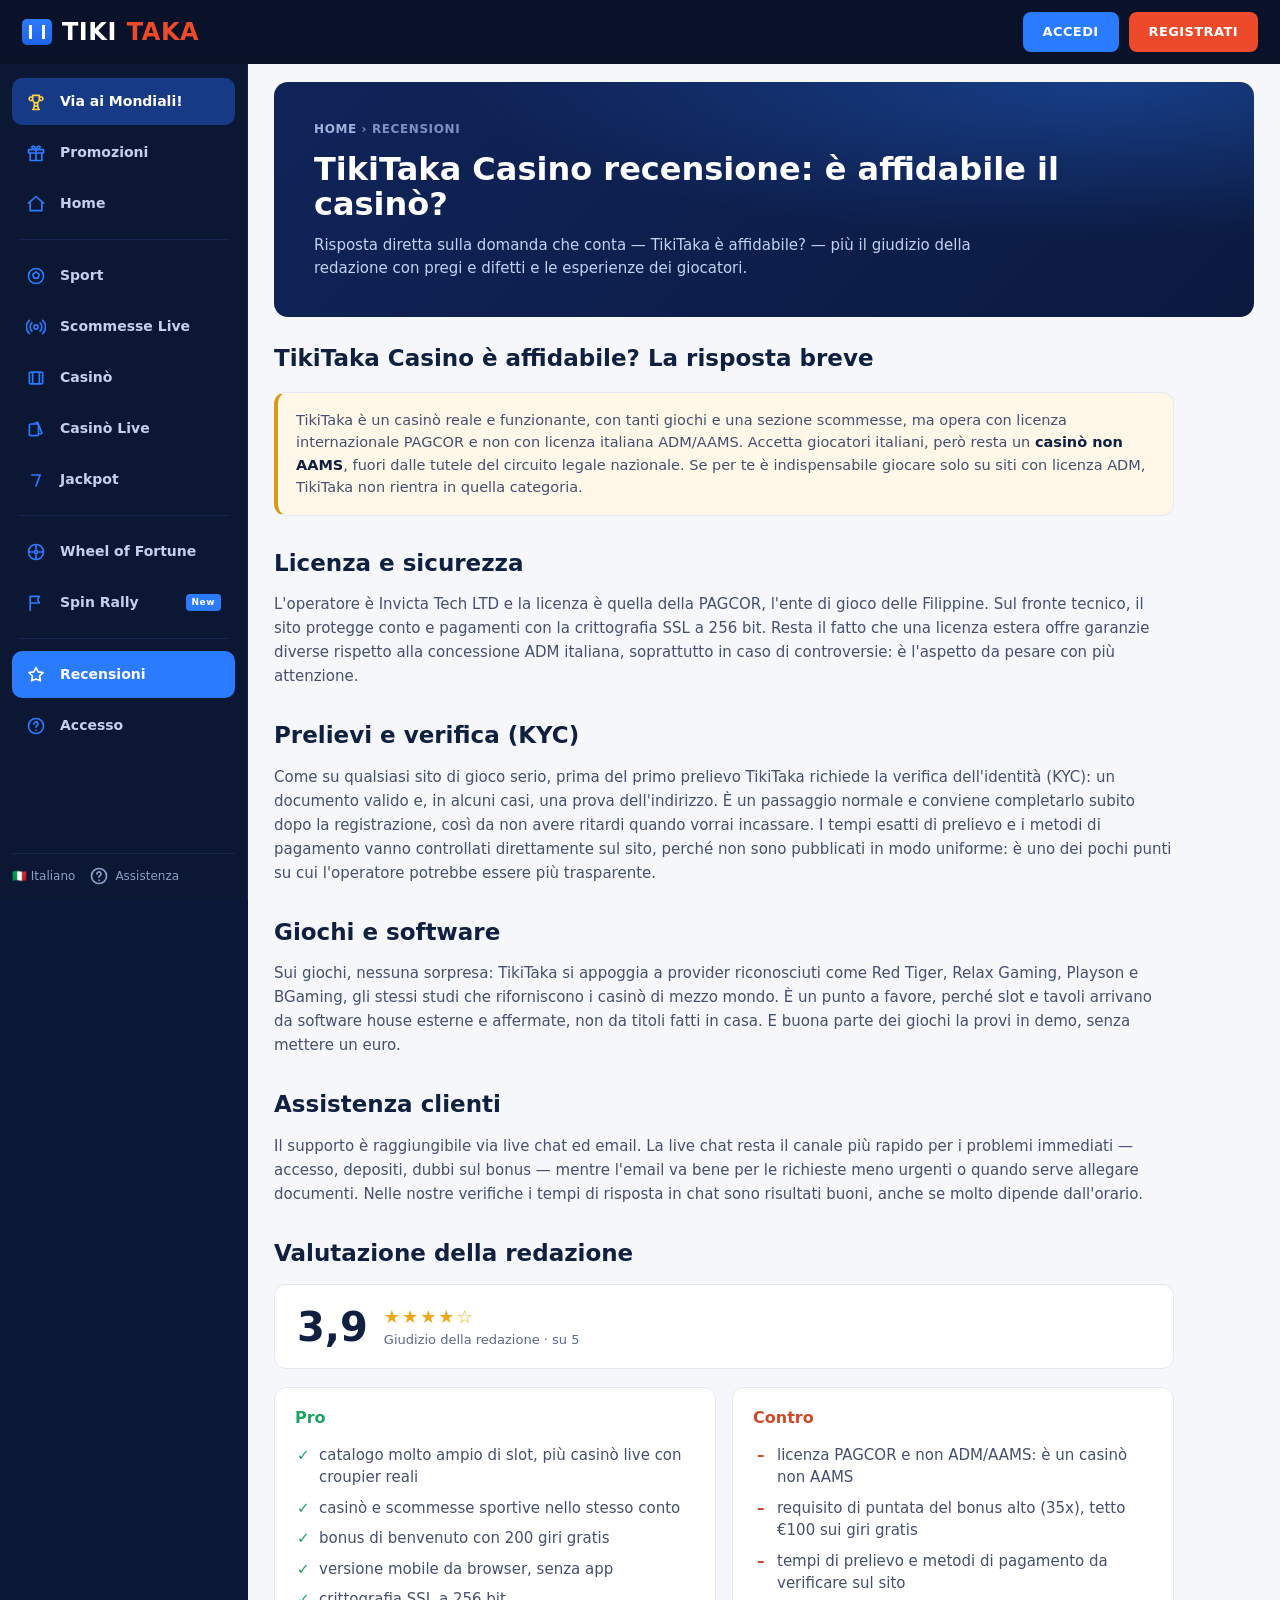
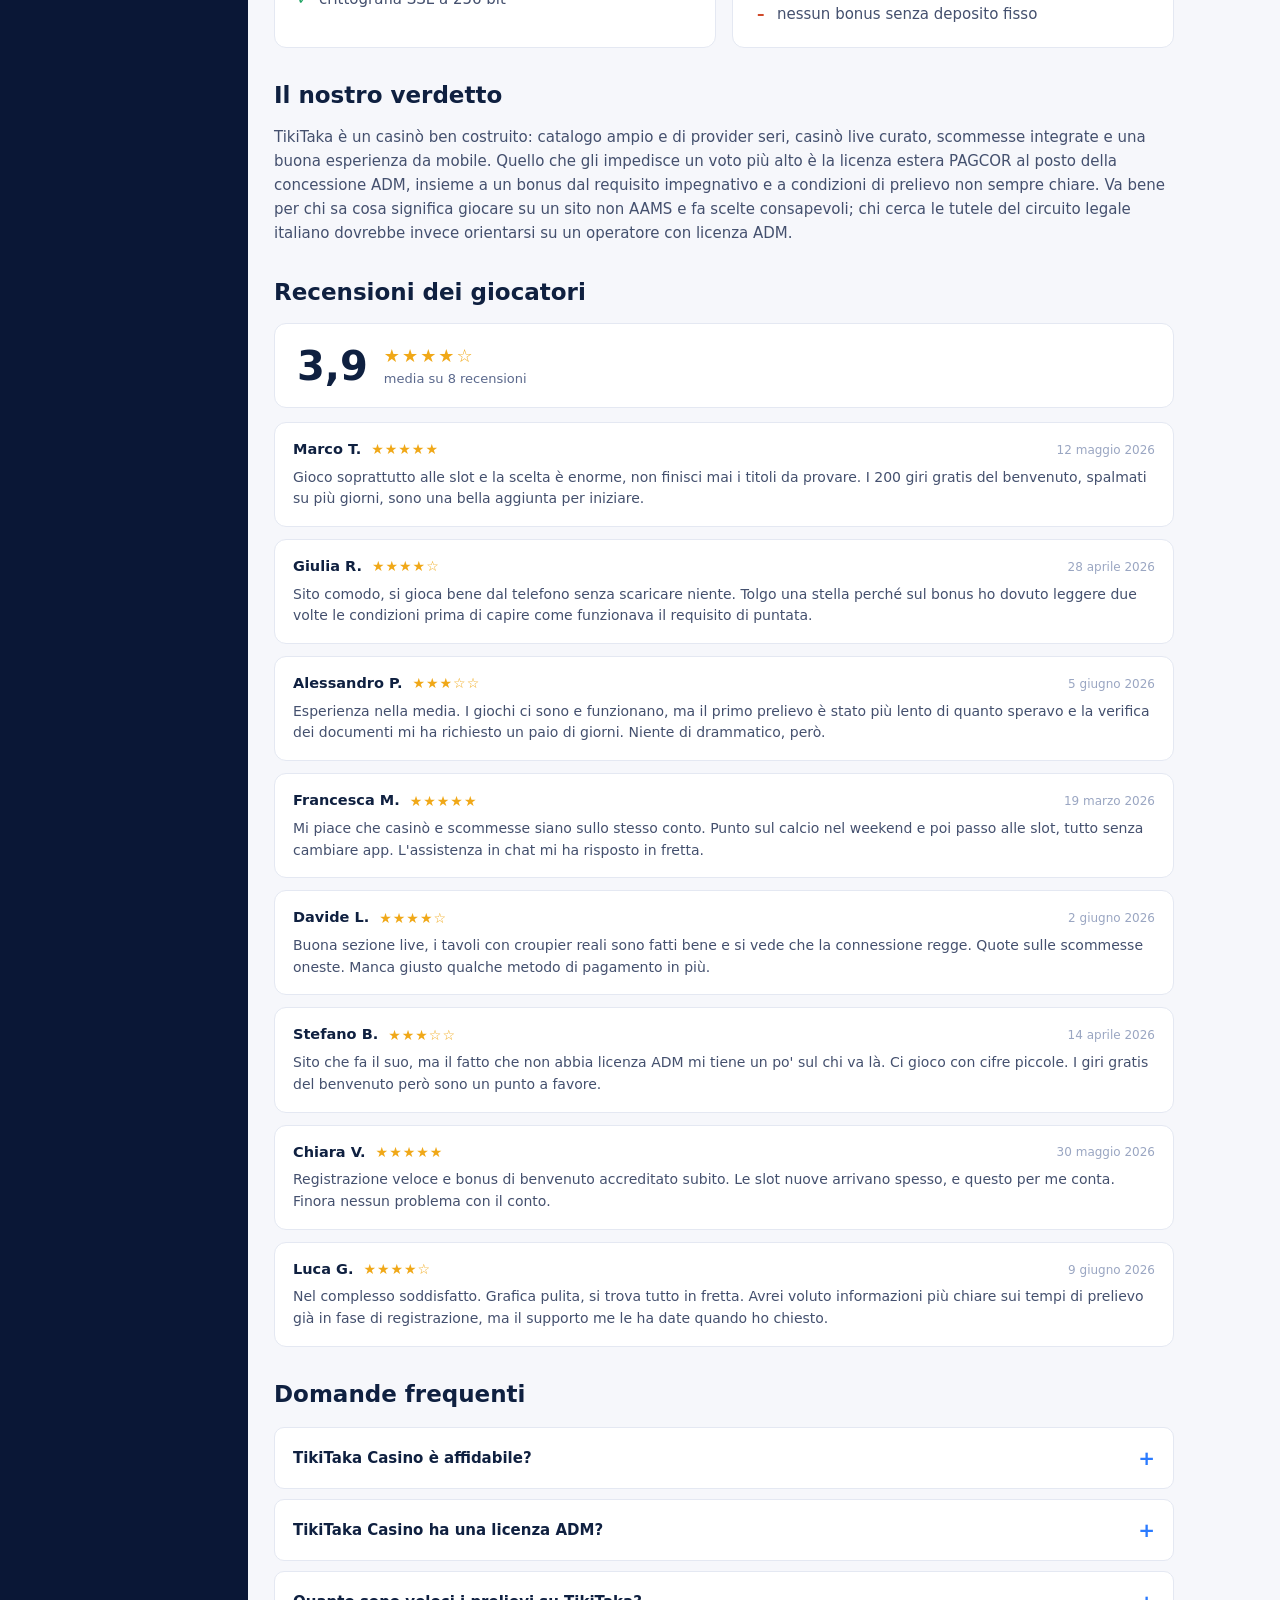
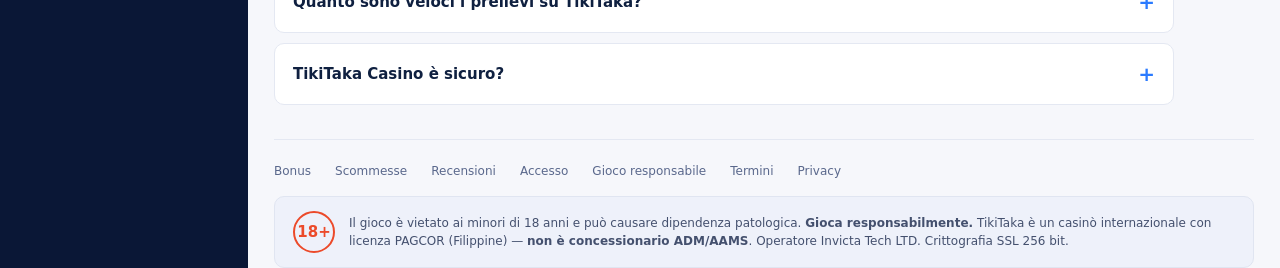
<file: recensioni/index.html>
<!DOCTYPE html>
<html lang="it-IT">
<head>
<meta charset="UTF-8">
<meta name="viewport" content="width=device-width, initial-scale=1">
<title>TikiTaka Casino recensione 2026: è affidabile o no?</title>
<meta name="description" content="TikiTaka Casino recensione: è affidabile e sicuro? Licenza PAGCOR, sicurezza, prelievi e verifica KYC. Il giudizio della redazione su un casinò non AAMS.">
<link rel="canonical" href="https://tikitaka-casinoit.com/recensioni/">
<link rel="alternate" hreflang="it-it" href="https://tikitaka-casinoit.com/recensioni/">
<link rel="alternate" hreflang="x-default" href="https://tikitaka-casinoit.com/recensioni/">
<meta property="og:type" content="website">
<meta property="og:locale" content="it_IT">
<meta property="og:title" content="TikiTaka Casino recensione 2026: è affidabile o no?">
<meta property="og:url" content="https://tikitaka-casinoit.com/recensioni/">
<link rel="icon" href="/favicon.svg" type="image/svg+xml">
<link rel="stylesheet" href="/styles.css">
</head>
<body>
<svg width="0" height="0" style="position:absolute" aria-hidden="true"><defs>
<symbol id="i-home" viewBox="0 0 24 24" fill="none" stroke="currentColor" stroke-width="2" stroke-linecap="round" stroke-linejoin="round"><path d="M3 11l9-8 9 8"/><path d="M5 10v10h14V10"/></symbol>
<symbol id="i-gift" viewBox="0 0 24 24" fill="none" stroke="currentColor" stroke-width="2" stroke-linecap="round" stroke-linejoin="round"><rect x="3" y="8" width="18" height="4"/><path d="M12 8v13M5 12v9h14v-9"/><path d="M12 8C12 8 11 3 8 4s1 4 4 4zM12 8s1-5 4-4-1 4-4 4z"/></symbol>
<symbol id="i-trophy" viewBox="0 0 24 24" fill="none" stroke="currentColor" stroke-width="2" stroke-linecap="round" stroke-linejoin="round"><path d="M8 4h8v5a4 4 0 01-8 0V4z"/><path d="M8 6H5a2 2 0 002 4M16 6h3a2 2 0 01-2 4"/><path d="M10 14v3h4v-3M8 21h8M9 21l.5-3M15 21l-.5-3"/></symbol>
<symbol id="i-ball" viewBox="0 0 24 24" fill="none" stroke="currentColor" stroke-width="2"><circle cx="12" cy="12" r="9"/><path d="M12 7l4 3-1.5 4.5h-5L8 10z" stroke-linejoin="round"/></symbol>
<symbol id="i-live" viewBox="0 0 24 24" fill="none" stroke="currentColor" stroke-width="2" stroke-linecap="round"><circle cx="12" cy="12" r="2.5"/><path d="M7 7a7 7 0 000 10M17 7a7 7 0 010 10M4 4a11 11 0 000 16M20 4a11 11 0 010 16"/></symbol>
<symbol id="i-slot" viewBox="0 0 24 24" fill="none" stroke="currentColor" stroke-width="2" stroke-linejoin="round"><rect x="4" y="5" width="16" height="14" rx="2"/><path d="M8 5v14M16 5v14"/></symbol>
<symbol id="i-cards" viewBox="0 0 24 24" fill="none" stroke="currentColor" stroke-width="2" stroke-linejoin="round"><rect x="4" y="6" width="11" height="14" rx="2"/><path d="M9 6l5-2 5 13-3 1.2"/></symbol>
<symbol id="i-seven" viewBox="0 0 24 24" fill="none" stroke="currentColor" stroke-width="2" stroke-linecap="round" stroke-linejoin="round"><path d="M7 6h10l-5 13"/></symbol>
<symbol id="i-medal" viewBox="0 0 24 24" fill="none" stroke="currentColor" stroke-width="2" stroke-linejoin="round"><path d="M8 3l4 7 4-7"/><circle cx="12" cy="16" r="5"/></symbol>
<symbol id="i-wheel" viewBox="0 0 24 24" fill="none" stroke="currentColor" stroke-width="2"><circle cx="12" cy="12" r="9"/><circle cx="12" cy="12" r="2"/><path d="M12 3v6M12 15v6M3 12h6M15 12h6"/></symbol>
<symbol id="i-flag" viewBox="0 0 24 24" fill="none" stroke="currentColor" stroke-width="2" stroke-linecap="round" stroke-linejoin="round"><path d="M5 21V4M5 4h11l-2 4 2 4H5"/></symbol>
<symbol id="i-help" viewBox="0 0 24 24" fill="none" stroke="currentColor" stroke-width="2"><circle cx="12" cy="12" r="9"/><path d="M9.5 9.5a2.5 2.5 0 113.5 2.3c-.8.4-1 1-1 1.7M12 17h.01" stroke-linecap="round"/></symbol>
<symbol id="i-search" viewBox="0 0 24 24" fill="none" stroke="currentColor" stroke-width="2" stroke-linecap="round"><circle cx="11" cy="11" r="7"/><path d="M21 21l-4-4"/></symbol>
<symbol id="i-book" viewBox="0 0 24 24" fill="none" stroke="currentColor" stroke-width="2" stroke-linejoin="round"><path d="M4 5a2 2 0 012-2h6v16H6a2 2 0 00-2 2zM20 5a2 2 0 00-2-2h-6v16h6a2 2 0 012 2z"/></symbol>
<symbol id="i-star" viewBox="0 0 24 24" fill="none" stroke="currentColor" stroke-width="2" stroke-linejoin="round"><path d="M12 3l2.6 5.3 5.9.8-4.2 4.1 1 5.8L12 16.9 6.7 19l1-5.8L3.5 9l5.9-.8z"/></symbol>
<symbol id="i-crown" viewBox="0 0 24 24" fill="none" stroke="currentColor" stroke-width="2" stroke-linejoin="round"><path d="M4 8l3 4 5-7 5 7 3-4v10H4z"/></symbol>
<symbol id="i-shield" viewBox="0 0 24 24" fill="none" stroke="currentColor" stroke-width="2" stroke-linejoin="round"><path d="M12 3l8 3v6c0 5-4 8-8 9-4-1-8-4-8-9V6z"/><path d="M12 8l1.2 2.4 2.6.4-1.9 1.8.5 2.6L12 14l-2.4 1.2.5-2.6-1.9-1.8 2.6-.4z"/></symbol>
<symbol id="i-target" viewBox="0 0 24 24" fill="none" stroke="currentColor" stroke-width="2"><circle cx="12" cy="12" r="9"/><circle cx="12" cy="12" r="4.5"/><circle cx="12" cy="12" r="1"/></symbol>
<symbol id="i-mic" viewBox="0 0 24 24" fill="none" stroke="currentColor" stroke-width="2" stroke-linecap="round"><rect x="9" y="3" width="6" height="11" rx="3"/><path d="M5 11a7 7 0 0014 0M12 18v3"/></symbol>
<symbol id="i-fire" viewBox="0 0 24 24" fill="none" stroke="currentColor" stroke-width="2" stroke-linejoin="round"><path d="M12 3c1 3-2 4-2 7a2 2 0 104 0c2 1.5 3 3.3 3 5.5a5 5 0 11-10 0c0-3.5 3-5 3-8 0-1 1-1.5 2-4.5z"/></symbol>
<symbol id="i-prov" viewBox="0 0 24 24" fill="none" stroke="currentColor" stroke-width="2" stroke-linejoin="round"><rect x="3" y="4" width="8" height="7"/><rect x="13" y="4" width="8" height="7"/><rect x="3" y="14" width="8" height="6"/><rect x="13" y="14" width="8" height="6"/></symbol>
<symbol id="i-tennis" viewBox="0 0 24 24" fill="none" stroke="currentColor" stroke-width="2"><circle cx="12" cy="12" r="9"/><path d="M5 5a10 10 0 010 14M19 5a10 10 0 000 14"/></symbol>
<symbol id="i-basket" viewBox="0 0 24 24" fill="none" stroke="currentColor" stroke-width="2"><circle cx="12" cy="12" r="9"/><path d="M3 12h18M12 3v18M5 5l14 14M19 5L5 19"/></symbol>
<symbol id="i-hockey" viewBox="0 0 24 24" fill="none" stroke="currentColor" stroke-width="2" stroke-linecap="round" stroke-linejoin="round"><path d="M4 4v11l5 4M4 19h10"/><circle cx="18" cy="18" r="2"/></symbol>
<symbol id="i-baseball" viewBox="0 0 24 24" fill="none" stroke="currentColor" stroke-width="2"><circle cx="12" cy="12" r="9"/><path d="M7 5c2 2 3 4 3 7s-1 5-3 7M17 5c-2 2-3 4-3 7s1 5 3 7"/></symbol>
<symbol id="i-amfb" viewBox="0 0 24 24" fill="none" stroke="currentColor" stroke-width="2" stroke-linejoin="round"><path d="M4 12c0-4 4-8 8-8s8 4 8 8-4 8-8 8-8-4-8-8z"/><path d="M9 9l6 6M9 15l6-6M12 10v4"/></symbol>
<symbol id="i-pingpong" viewBox="0 0 24 24" fill="none" stroke="currentColor" stroke-width="2" stroke-linecap="round" stroke-linejoin="round"><circle cx="9" cy="9" r="5"/><path d="M5.5 12.5L3 19l6.5-2.5"/><circle cx="17" cy="17" r="1.5"/></symbol>
<symbol id="i-allsport" viewBox="0 0 24 24" fill="none" stroke="currentColor" stroke-width="2"><circle cx="8" cy="8" r="4"/><circle cx="16" cy="16" r="4"/><path d="M8 12v4h4"/></symbol>
<symbol id="i-arr-l" viewBox="0 0 24 24" fill="none" stroke="currentColor" stroke-width="2" stroke-linecap="round" stroke-linejoin="round"><path d="M15 5l-7 7 7 7"/></symbol>
<symbol id="i-arr-r" viewBox="0 0 24 24" fill="none" stroke="currentColor" stroke-width="2" stroke-linecap="round" stroke-linejoin="round"><path d="M9 5l7 7-7 7"/></symbol>
</defs></svg>
<div class="wrap">
<header>
    <a class="logo" href="/"><span class="mark"></span><span class="tiki">TIKI</span><span class="taka">TAKA</span></a>
    <div class="auth"><a href="/referral-link" class="btn btn-blue">Accedi</a><a href="/referral-link" class="btn btn-red">Registrati</a></div>
  </header>
<aside class="side">
    <a class="nav-item promo-mondiali" href="/referral-link"><svg class="ic"><use href="#i-trophy"/></svg> Via ai Mondiali!</a>
    <a class="nav-item" href="/bonus/"><svg class="ic"><use href="#i-gift"/></svg> Promozioni</a>
    <a class="nav-item" href="/"><svg class="ic"><use href="#i-home"/></svg> Home</a>
    <div class="side-sep"></div>
    <a class="nav-item" href="/scommesse/"><svg class="ic"><use href="#i-ball"/></svg> Sport</a>
    <a class="nav-item" href="/scommesse/"><svg class="ic"><use href="#i-live"/></svg> Scommesse Live</a>
    <a class="nav-item" href="/referral-link"><svg class="ic"><use href="#i-slot"/></svg> Casinò</a>
    <a class="nav-item" href="/referral-link"><svg class="ic"><use href="#i-cards"/></svg> Casinò Live</a>
    <a class="nav-item" href="/referral-link"><svg class="ic"><use href="#i-seven"/></svg> Jackpot</a>
    <div class="side-sep"></div>
    <a class="nav-item" href="/referral-link"><svg class="ic"><use href="#i-wheel"/></svg> Wheel of Fortune</a>
    <a class="nav-item" href="/referral-link"><svg class="ic"><use href="#i-flag"/></svg> Spin Rally <span class="nav-badge">New</span></a>
    <div class="side-sep"></div>
    <a class="nav-item active" href="/recensioni/"><svg class="ic"><use href="#i-star"/></svg> Recensioni</a>
    <a class="nav-item" href="/accesso/"><svg class="ic"><use href="#i-help"/></svg> Accesso</a>
    <div class="side-foot"><div>🇮🇹 Italiano</div><div><svg class="ic"><use href="#i-help"/></svg> Assistenza</div></div>
  </aside>
  <main>
    <section class="page-hero">
      <div class="crumbs"><a href="/">Home</a> › Recensioni</div>
      <h1>TikiTaka Casino recensione: è affidabile il casinò?</h1>
      <p>Risposta diretta sulla domanda che conta — TikiTaka è affidabile? — più il giudizio della redazione con pregi e difetti e le esperienze dei giocatori.</p></section>
    
    <div class="content">
      <h2>TikiTaka Casino è affidabile? La risposta breve</h2>
      <div class="box box-warn">TikiTaka è un casinò reale e funzionante, con tanti giochi e una sezione scommesse, ma opera con licenza internazionale PAGCOR e non con licenza italiana ADM/AAMS. Accetta giocatori italiani, però resta un <b>casinò non AAMS</b>, fuori dalle tutele del circuito legale nazionale. Se per te è indispensabile giocare solo su siti con licenza ADM, TikiTaka non rientra in quella categoria.</div>

      <h2>Licenza e sicurezza</h2>
      <p>L'operatore è Invicta Tech LTD e la licenza è quella della PAGCOR, l'ente di gioco delle Filippine. Sul fronte tecnico, il sito protegge conto e pagamenti con la crittografia SSL a 256 bit. Resta il fatto che una licenza estera offre garanzie diverse rispetto alla concessione ADM italiana, soprattutto in caso di controversie: è l'aspetto da pesare con più attenzione.</p>

      <h2>Prelievi e verifica (KYC)</h2>
      <p>Come su qualsiasi sito di gioco serio, prima del primo prelievo TikiTaka richiede la verifica dell'identità (KYC): un documento valido e, in alcuni casi, una prova dell'indirizzo. È un passaggio normale e conviene completarlo subito dopo la registrazione, così da non avere ritardi quando vorrai incassare. I tempi esatti di prelievo e i metodi di pagamento vanno controllati direttamente sul sito, perché non sono pubblicati in modo uniforme: è uno dei pochi punti su cui l'operatore potrebbe essere più trasparente.</p>

      <h2>Giochi e software</h2>
      <p>Sui giochi, nessuna sorpresa: TikiTaka si appoggia a provider riconosciuti come Red Tiger, Relax Gaming, Playson e BGaming, gli stessi studi che riforniscono i casinò di mezzo mondo. È un punto a favore, perché slot e tavoli arrivano da software house esterne e affermate, non da titoli fatti in casa. E buona parte dei giochi la provi in demo, senza mettere un euro.</p>

      <h2>Assistenza clienti</h2>
      <p>Il supporto è raggiungibile via live chat ed email. La live chat resta il canale più rapido per i problemi immediati — accesso, depositi, dubbi sul bonus — mentre l'email va bene per le richieste meno urgenti o quando serve allegare documenti. Nelle nostre verifiche i tempi di risposta in chat sono risultati buoni, anche se molto dipende dall'orario.</p>

      <h2>Valutazione della redazione</h2>
      <div class="rating-head"><div class="score">3,9</div><div><div class="stars">★★★★☆</div><div class="count">Giudizio della redazione · su 5</div></div></div>
      <div class="pc">
        <div class="col pro"><h3>Pro</h3><ul>
          <li>catalogo molto ampio di slot, più casinò live con croupier reali</li>
          <li>casinò e scommesse sportive nello stesso conto</li>
          <li>bonus di benvenuto con 200 giri gratis</li>
          <li>versione mobile da browser, senza app</li>
          <li>crittografia SSL a 256 bit</li>
        </ul></div>
        <div class="col contro"><h3>Contro</h3><ul>
          <li>licenza PAGCOR e non ADM/AAMS: è un casinò non AAMS</li>
          <li>requisito di puntata del bonus alto (35x), tetto €100 sui giri gratis</li>
          <li>tempi di prelievo e metodi di pagamento da verificare sul sito</li>
          <li>nessun bonus senza deposito fisso</li>
        </ul></div>
      </div>

      <h2>Il nostro verdetto</h2>
      <p>TikiTaka è un casinò ben costruito: catalogo ampio e di provider seri, casinò live curato, scommesse integrate e una buona esperienza da mobile. Quello che gli impedisce un voto più alto è la licenza estera PAGCOR al posto della concessione ADM, insieme a un bonus dal requisito impegnativo e a condizioni di prelievo non sempre chiare. Va bene per chi sa cosa significa giocare su un sito non AAMS e fa scelte consapevoli; chi cerca le tutele del circuito legale italiano dovrebbe invece orientarsi su un operatore con licenza ADM.</p>

      <h2>Recensioni dei giocatori</h2>
      <div class="rating-head"><div class="score">3,9</div><div><div class="stars">★★★★☆</div><div class="count">media su 8 recensioni</div></div></div>
      <div class="reviews"><div class="rev"><div class="rev__top"><span class="rev__name">Marco T.</span><span class="rev__stars">★★★★★</span><span class="rev__date">12 maggio 2026</span></div><p>Gioco soprattutto alle slot e la scelta è enorme, non finisci mai i titoli da provare. I 200 giri gratis del benvenuto, spalmati su più giorni, sono una bella aggiunta per iniziare.</p></div><div class="rev"><div class="rev__top"><span class="rev__name">Giulia R.</span><span class="rev__stars">★★★★☆</span><span class="rev__date">28 aprile 2026</span></div><p>Sito comodo, si gioca bene dal telefono senza scaricare niente. Tolgo una stella perché sul bonus ho dovuto leggere due volte le condizioni prima di capire come funzionava il requisito di puntata.</p></div><div class="rev"><div class="rev__top"><span class="rev__name">Alessandro P.</span><span class="rev__stars">★★★☆☆</span><span class="rev__date">5 giugno 2026</span></div><p>Esperienza nella media. I giochi ci sono e funzionano, ma il primo prelievo è stato più lento di quanto speravo e la verifica dei documenti mi ha richiesto un paio di giorni. Niente di drammatico, però.</p></div><div class="rev"><div class="rev__top"><span class="rev__name">Francesca M.</span><span class="rev__stars">★★★★★</span><span class="rev__date">19 marzo 2026</span></div><p>Mi piace che casinò e scommesse siano sullo stesso conto. Punto sul calcio nel weekend e poi passo alle slot, tutto senza cambiare app. L'assistenza in chat mi ha risposto in fretta.</p></div><div class="rev"><div class="rev__top"><span class="rev__name">Davide L.</span><span class="rev__stars">★★★★☆</span><span class="rev__date">2 giugno 2026</span></div><p>Buona sezione live, i tavoli con croupier reali sono fatti bene e si vede che la connessione regge. Quote sulle scommesse oneste. Manca giusto qualche metodo di pagamento in più.</p></div><div class="rev"><div class="rev__top"><span class="rev__name">Stefano B.</span><span class="rev__stars">★★★☆☆</span><span class="rev__date">14 aprile 2026</span></div><p>Sito che fa il suo, ma il fatto che non abbia licenza ADM mi tiene un po' sul chi va là. Ci gioco con cifre piccole. I giri gratis del benvenuto però sono un punto a favore.</p></div><div class="rev"><div class="rev__top"><span class="rev__name">Chiara V.</span><span class="rev__stars">★★★★★</span><span class="rev__date">30 maggio 2026</span></div><p>Registrazione veloce e bonus di benvenuto accreditato subito. Le slot nuove arrivano spesso, e questo per me conta. Finora nessun problema con il conto.</p></div><div class="rev"><div class="rev__top"><span class="rev__name">Luca G.</span><span class="rev__stars">★★★★☆</span><span class="rev__date">9 giugno 2026</span></div><p>Nel complesso soddisfatto. Grafica pulita, si trova tutto in fretta. Avrei voluto informazioni più chiare sui tempi di prelievo già in fase di registrazione, ma il supporto me le ha date quando ho chiesto.</p></div></div>

      <h2>Domande frequenti</h2>
      <div class="faq">
        <details><summary>TikiTaka Casino è affidabile?</summary><div class="ans">È un casinò funzionante e con sicurezza SSL, ma opera con licenza estera PAGCOR e non con licenza ADM italiana. È un casinò non AAMS.</div></details>
        <details><summary>TikiTaka Casino ha una licenza ADM?</summary><div class="ans">No. La licenza è quella internazionale PAGCOR (Filippine), non la concessione ADM/AAMS italiana.</div></details>
        <details><summary>Quanto sono veloci i prelievi su TikiTaka?</summary><div class="ans">I tempi esatti non sono pubblicati in modo uniforme e vanno verificati sul sito. Prima del primo prelievo è richiesta la verifica dell'identità.</div></details>
        <details><summary>TikiTaka Casino è sicuro?</summary><div class="ans">Il sito usa la crittografia SSL a 256 bit per proteggere dati e pagamenti. La licenza, però, è estera: offre garanzie diverse rispetto a un concessionario ADM.</div></details>
      </div></div>
<footer>
      <div class="foot-row">
        <a href="/bonus/">Bonus</a><a href="/scommesse/">Scommesse</a><a href="/recensioni/">Recensioni</a><a href="/accesso/">Accesso</a>
        <a href="/referral-link">Gioco responsabile</a><a href="/referral-link">Termini</a><a href="/referral-link">Privacy</a>
      </div>
      <div class="foot-compliance">
        <span class="age">18+</span>
        <span>Il gioco è vietato ai minori di 18 anni e può causare dipendenza patologica. <b>Gioca responsabilmente.</b> TikiTaka è un casinò internazionale con licenza PAGCOR (Filippine) — <b>non è concessionario ADM/AAMS</b>. Operatore Invicta Tech LTD. Crittografia SSL 256 bit.</span>
      </div>
    </footer>
  </main>
</div>
</body>
</html>
</file>
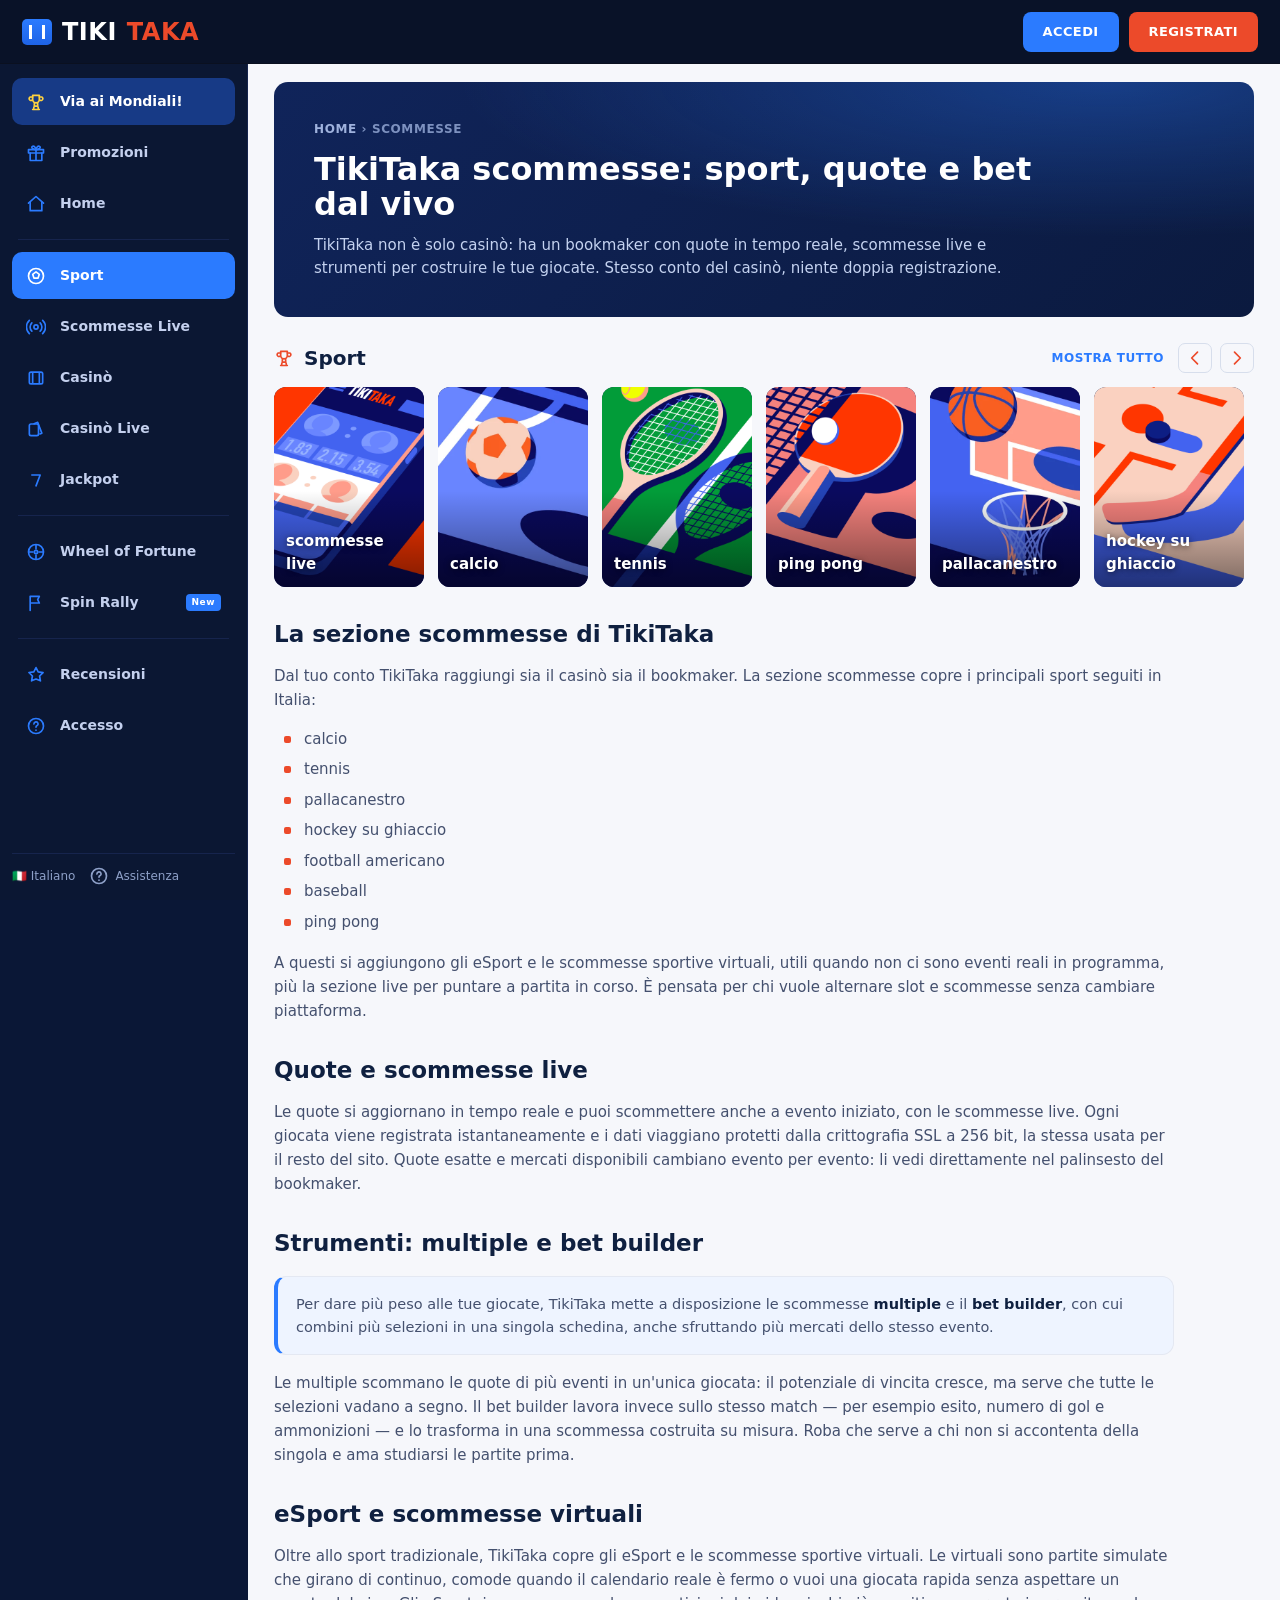
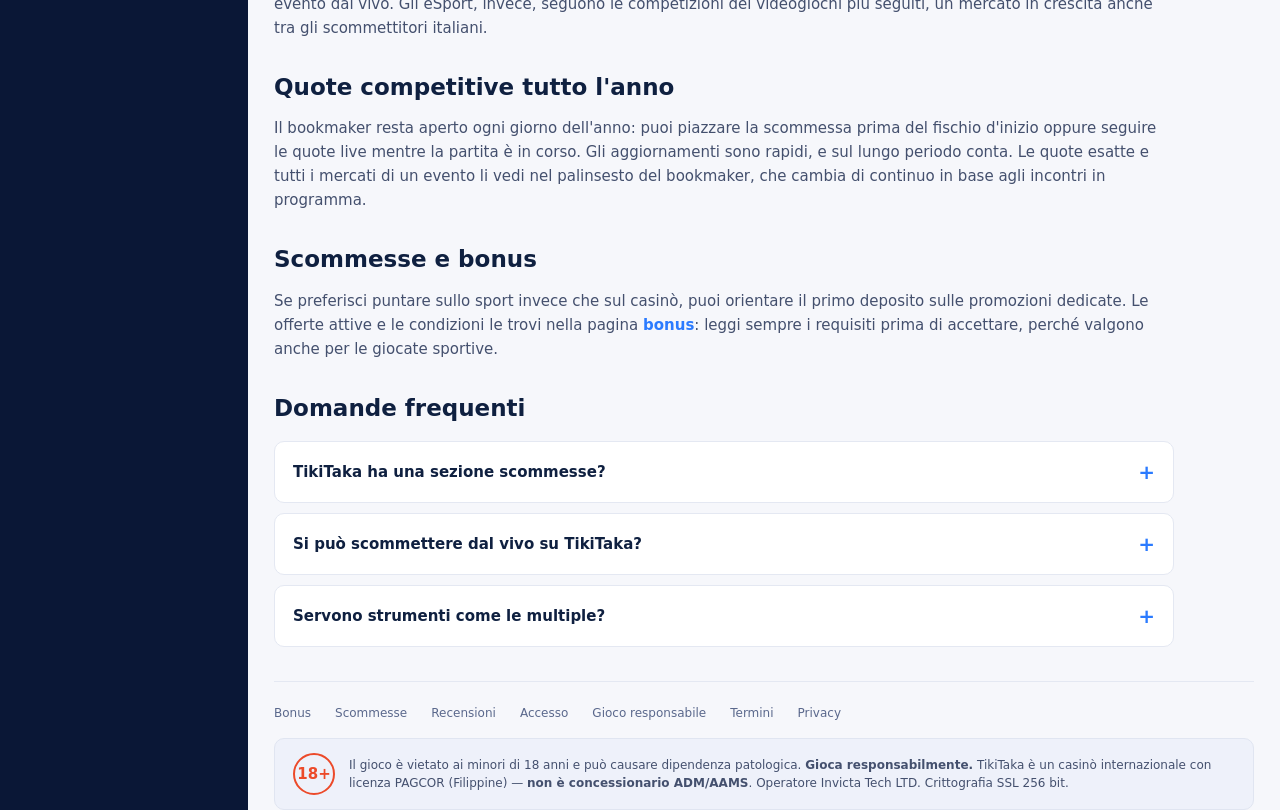
<file: scommesse/index.html>
<!DOCTYPE html>
<html lang="it-IT">
<head>
<meta charset="UTF-8">
<meta name="viewport" content="width=device-width, initial-scale=1">
<title>TikiTaka scommesse: quote, sport e bet in tempo reale 2026</title>
<meta name="description" content="TikiTaka scommesse: sezione sportiva con quote in tempo reale, calcio e sport principali, scommesse live, multiple e bet builder. Come funziona il bookmaker.">
<link rel="canonical" href="https://tikitaka-casinoit.com/scommesse/">
<link rel="alternate" hreflang="it-it" href="https://tikitaka-casinoit.com/scommesse/">
<link rel="alternate" hreflang="x-default" href="https://tikitaka-casinoit.com/scommesse/">
<meta property="og:type" content="website">
<meta property="og:locale" content="it_IT">
<meta property="og:title" content="TikiTaka scommesse: quote, sport e bet in tempo reale 2026">
<meta property="og:url" content="https://tikitaka-casinoit.com/scommesse/">
<link rel="icon" href="/favicon.svg" type="image/svg+xml">
<link rel="stylesheet" href="/styles.css">
</head>
<body>
<svg width="0" height="0" style="position:absolute" aria-hidden="true"><defs>
<symbol id="i-home" viewBox="0 0 24 24" fill="none" stroke="currentColor" stroke-width="2" stroke-linecap="round" stroke-linejoin="round"><path d="M3 11l9-8 9 8"/><path d="M5 10v10h14V10"/></symbol>
<symbol id="i-gift" viewBox="0 0 24 24" fill="none" stroke="currentColor" stroke-width="2" stroke-linecap="round" stroke-linejoin="round"><rect x="3" y="8" width="18" height="4"/><path d="M12 8v13M5 12v9h14v-9"/><path d="M12 8C12 8 11 3 8 4s1 4 4 4zM12 8s1-5 4-4-1 4-4 4z"/></symbol>
<symbol id="i-trophy" viewBox="0 0 24 24" fill="none" stroke="currentColor" stroke-width="2" stroke-linecap="round" stroke-linejoin="round"><path d="M8 4h8v5a4 4 0 01-8 0V4z"/><path d="M8 6H5a2 2 0 002 4M16 6h3a2 2 0 01-2 4"/><path d="M10 14v3h4v-3M8 21h8M9 21l.5-3M15 21l-.5-3"/></symbol>
<symbol id="i-ball" viewBox="0 0 24 24" fill="none" stroke="currentColor" stroke-width="2"><circle cx="12" cy="12" r="9"/><path d="M12 7l4 3-1.5 4.5h-5L8 10z" stroke-linejoin="round"/></symbol>
<symbol id="i-live" viewBox="0 0 24 24" fill="none" stroke="currentColor" stroke-width="2" stroke-linecap="round"><circle cx="12" cy="12" r="2.5"/><path d="M7 7a7 7 0 000 10M17 7a7 7 0 010 10M4 4a11 11 0 000 16M20 4a11 11 0 010 16"/></symbol>
<symbol id="i-slot" viewBox="0 0 24 24" fill="none" stroke="currentColor" stroke-width="2" stroke-linejoin="round"><rect x="4" y="5" width="16" height="14" rx="2"/><path d="M8 5v14M16 5v14"/></symbol>
<symbol id="i-cards" viewBox="0 0 24 24" fill="none" stroke="currentColor" stroke-width="2" stroke-linejoin="round"><rect x="4" y="6" width="11" height="14" rx="2"/><path d="M9 6l5-2 5 13-3 1.2"/></symbol>
<symbol id="i-seven" viewBox="0 0 24 24" fill="none" stroke="currentColor" stroke-width="2" stroke-linecap="round" stroke-linejoin="round"><path d="M7 6h10l-5 13"/></symbol>
<symbol id="i-medal" viewBox="0 0 24 24" fill="none" stroke="currentColor" stroke-width="2" stroke-linejoin="round"><path d="M8 3l4 7 4-7"/><circle cx="12" cy="16" r="5"/></symbol>
<symbol id="i-wheel" viewBox="0 0 24 24" fill="none" stroke="currentColor" stroke-width="2"><circle cx="12" cy="12" r="9"/><circle cx="12" cy="12" r="2"/><path d="M12 3v6M12 15v6M3 12h6M15 12h6"/></symbol>
<symbol id="i-flag" viewBox="0 0 24 24" fill="none" stroke="currentColor" stroke-width="2" stroke-linecap="round" stroke-linejoin="round"><path d="M5 21V4M5 4h11l-2 4 2 4H5"/></symbol>
<symbol id="i-help" viewBox="0 0 24 24" fill="none" stroke="currentColor" stroke-width="2"><circle cx="12" cy="12" r="9"/><path d="M9.5 9.5a2.5 2.5 0 113.5 2.3c-.8.4-1 1-1 1.7M12 17h.01" stroke-linecap="round"/></symbol>
<symbol id="i-search" viewBox="0 0 24 24" fill="none" stroke="currentColor" stroke-width="2" stroke-linecap="round"><circle cx="11" cy="11" r="7"/><path d="M21 21l-4-4"/></symbol>
<symbol id="i-book" viewBox="0 0 24 24" fill="none" stroke="currentColor" stroke-width="2" stroke-linejoin="round"><path d="M4 5a2 2 0 012-2h6v16H6a2 2 0 00-2 2zM20 5a2 2 0 00-2-2h-6v16h6a2 2 0 012 2z"/></symbol>
<symbol id="i-star" viewBox="0 0 24 24" fill="none" stroke="currentColor" stroke-width="2" stroke-linejoin="round"><path d="M12 3l2.6 5.3 5.9.8-4.2 4.1 1 5.8L12 16.9 6.7 19l1-5.8L3.5 9l5.9-.8z"/></symbol>
<symbol id="i-crown" viewBox="0 0 24 24" fill="none" stroke="currentColor" stroke-width="2" stroke-linejoin="round"><path d="M4 8l3 4 5-7 5 7 3-4v10H4z"/></symbol>
<symbol id="i-shield" viewBox="0 0 24 24" fill="none" stroke="currentColor" stroke-width="2" stroke-linejoin="round"><path d="M12 3l8 3v6c0 5-4 8-8 9-4-1-8-4-8-9V6z"/><path d="M12 8l1.2 2.4 2.6.4-1.9 1.8.5 2.6L12 14l-2.4 1.2.5-2.6-1.9-1.8 2.6-.4z"/></symbol>
<symbol id="i-target" viewBox="0 0 24 24" fill="none" stroke="currentColor" stroke-width="2"><circle cx="12" cy="12" r="9"/><circle cx="12" cy="12" r="4.5"/><circle cx="12" cy="12" r="1"/></symbol>
<symbol id="i-mic" viewBox="0 0 24 24" fill="none" stroke="currentColor" stroke-width="2" stroke-linecap="round"><rect x="9" y="3" width="6" height="11" rx="3"/><path d="M5 11a7 7 0 0014 0M12 18v3"/></symbol>
<symbol id="i-fire" viewBox="0 0 24 24" fill="none" stroke="currentColor" stroke-width="2" stroke-linejoin="round"><path d="M12 3c1 3-2 4-2 7a2 2 0 104 0c2 1.5 3 3.3 3 5.5a5 5 0 11-10 0c0-3.5 3-5 3-8 0-1 1-1.5 2-4.5z"/></symbol>
<symbol id="i-prov" viewBox="0 0 24 24" fill="none" stroke="currentColor" stroke-width="2" stroke-linejoin="round"><rect x="3" y="4" width="8" height="7"/><rect x="13" y="4" width="8" height="7"/><rect x="3" y="14" width="8" height="6"/><rect x="13" y="14" width="8" height="6"/></symbol>
<symbol id="i-tennis" viewBox="0 0 24 24" fill="none" stroke="currentColor" stroke-width="2"><circle cx="12" cy="12" r="9"/><path d="M5 5a10 10 0 010 14M19 5a10 10 0 000 14"/></symbol>
<symbol id="i-basket" viewBox="0 0 24 24" fill="none" stroke="currentColor" stroke-width="2"><circle cx="12" cy="12" r="9"/><path d="M3 12h18M12 3v18M5 5l14 14M19 5L5 19"/></symbol>
<symbol id="i-hockey" viewBox="0 0 24 24" fill="none" stroke="currentColor" stroke-width="2" stroke-linecap="round" stroke-linejoin="round"><path d="M4 4v11l5 4M4 19h10"/><circle cx="18" cy="18" r="2"/></symbol>
<symbol id="i-baseball" viewBox="0 0 24 24" fill="none" stroke="currentColor" stroke-width="2"><circle cx="12" cy="12" r="9"/><path d="M7 5c2 2 3 4 3 7s-1 5-3 7M17 5c-2 2-3 4-3 7s1 5 3 7"/></symbol>
<symbol id="i-amfb" viewBox="0 0 24 24" fill="none" stroke="currentColor" stroke-width="2" stroke-linejoin="round"><path d="M4 12c0-4 4-8 8-8s8 4 8 8-4 8-8 8-8-4-8-8z"/><path d="M9 9l6 6M9 15l6-6M12 10v4"/></symbol>
<symbol id="i-pingpong" viewBox="0 0 24 24" fill="none" stroke="currentColor" stroke-width="2" stroke-linecap="round" stroke-linejoin="round"><circle cx="9" cy="9" r="5"/><path d="M5.5 12.5L3 19l6.5-2.5"/><circle cx="17" cy="17" r="1.5"/></symbol>
<symbol id="i-allsport" viewBox="0 0 24 24" fill="none" stroke="currentColor" stroke-width="2"><circle cx="8" cy="8" r="4"/><circle cx="16" cy="16" r="4"/><path d="M8 12v4h4"/></symbol>
<symbol id="i-arr-l" viewBox="0 0 24 24" fill="none" stroke="currentColor" stroke-width="2" stroke-linecap="round" stroke-linejoin="round"><path d="M15 5l-7 7 7 7"/></symbol>
<symbol id="i-arr-r" viewBox="0 0 24 24" fill="none" stroke="currentColor" stroke-width="2" stroke-linecap="round" stroke-linejoin="round"><path d="M9 5l7 7-7 7"/></symbol>
</defs></svg>
<div class="wrap">
<header>
    <a class="logo" href="/"><span class="mark"></span><span class="tiki">TIKI</span><span class="taka">TAKA</span></a>
    <div class="auth"><a href="/referral-link" class="btn btn-blue">Accedi</a><a href="/referral-link" class="btn btn-red">Registrati</a></div>
  </header>
<aside class="side">
    <a class="nav-item promo-mondiali" href="/referral-link"><svg class="ic"><use href="#i-trophy"/></svg> Via ai Mondiali!</a>
    <a class="nav-item" href="/bonus/"><svg class="ic"><use href="#i-gift"/></svg> Promozioni</a>
    <a class="nav-item" href="/"><svg class="ic"><use href="#i-home"/></svg> Home</a>
    <div class="side-sep"></div>
    <a class="nav-item active" href="/scommesse/"><svg class="ic"><use href="#i-ball"/></svg> Sport</a>
    <a class="nav-item" href="/scommesse/"><svg class="ic"><use href="#i-live"/></svg> Scommesse Live</a>
    <a class="nav-item" href="/referral-link"><svg class="ic"><use href="#i-slot"/></svg> Casinò</a>
    <a class="nav-item" href="/referral-link"><svg class="ic"><use href="#i-cards"/></svg> Casinò Live</a>
    <a class="nav-item" href="/referral-link"><svg class="ic"><use href="#i-seven"/></svg> Jackpot</a>
    <div class="side-sep"></div>
    <a class="nav-item" href="/referral-link"><svg class="ic"><use href="#i-wheel"/></svg> Wheel of Fortune</a>
    <a class="nav-item" href="/referral-link"><svg class="ic"><use href="#i-flag"/></svg> Spin Rally <span class="nav-badge">New</span></a>
    <div class="side-sep"></div>
    <a class="nav-item" href="/recensioni/"><svg class="ic"><use href="#i-star"/></svg> Recensioni</a>
    <a class="nav-item" href="/accesso/"><svg class="ic"><use href="#i-help"/></svg> Accesso</a>
    <div class="side-foot"><div>🇮🇹 Italiano</div><div><svg class="ic"><use href="#i-help"/></svg> Assistenza</div></div>
  </aside>
  <main>
    <section class="page-hero">
      <div class="crumbs"><a href="/">Home</a> › Scommesse</div>
      <h1>TikiTaka scommesse: sport, quote e bet dal vivo</h1>
      <p>TikiTaka non è solo casinò: ha un bookmaker con quote in tempo reale, scommesse live e strumenti per costruire le tue giocate. Stesso conto del casinò, niente doppia registrazione.</p></section>
    <section class="sec">
      <div class="sec-head"><svg class="ic"><use href="#i-trophy"/></svg><h2>Sport</h2>
        <div class="more"><a href="/referral-link">Mostra tutto</a><div class="arrows"><button><svg class="ic"><use href="#i-arr-l"/></svg></button><button><svg class="ic"><use href="#i-arr-r"/></svg></button></div></div>
      </div>
      <div class="rail">
        <a class="sport-card" href="/referral-link"><div class="img"><img src="/assets/sport-category_live-betting@2x.png" alt="scommesse live" loading="lazy"><span class="lbl">scommesse live</span></div></a>
        <a class="sport-card" href="/referral-link"><div class="img"><img src="/assets/sport-category_football@2x.webp" alt="calcio" loading="lazy"><span class="lbl">calcio</span></div></a>
        <a class="sport-card" href="/referral-link"><div class="img"><img src="/assets/sport-category_tennis@2x.png" alt="tennis" loading="lazy"><span class="lbl">tennis</span></div></a>
        <a class="sport-card" href="/referral-link"><div class="img"><img src="/assets/sport-category_table-tennis@2x.png" alt="ping pong" loading="lazy"><span class="lbl">ping pong</span></div></a>
        <a class="sport-card" href="/referral-link"><div class="img"><img src="/assets/sport-category_basketball@2x.webp" alt="pallacanestro" loading="lazy"><span class="lbl">pallacanestro</span></div></a>
        <a class="sport-card" href="/referral-link"><div class="img"><img src="/assets/sport-category_ice-hockey@2x.png" alt="hockey su ghiaccio" loading="lazy"><span class="lbl">hockey su ghiaccio</span></div></a>
        <a class="sport-card" href="/referral-link"><div class="img"><img src="/assets/sport-category_american-football@2x.png" alt="football americano" loading="lazy"><span class="lbl">football americano</span></div></a>
        <a class="sport-card" href="/referral-link"><div class="img"><img src="/assets/sport-category_baseball@2x.png" alt="baseball" loading="lazy"><span class="lbl">baseball</span></div></a>
        <a class="sport-card" href="/referral-link"><div class="img"><img src="/assets/sport-category_sport@2x.png" alt="tutti gli sport" loading="lazy"><span class="lbl">tutti gli sport</span></div></a>
      </div>
    </section>
    <div class="content">
      <h2>La sezione scommesse di TikiTaka</h2>
      <p>Dal tuo conto TikiTaka raggiungi sia il casinò sia il bookmaker. La sezione scommesse copre i principali sport seguiti in Italia:</p>
      <ul>
        <li>calcio</li><li>tennis</li><li>pallacanestro</li><li>hockey su ghiaccio</li>
        <li>football americano</li><li>baseball</li><li>ping pong</li>
      </ul>
      <p>A questi si aggiungono gli eSport e le scommesse sportive virtuali, utili quando non ci sono eventi reali in programma, più la sezione live per puntare a partita in corso. È pensata per chi vuole alternare slot e scommesse senza cambiare piattaforma.</p>

      <h2>Quote e scommesse live</h2>
      <p>Le quote si aggiornano in tempo reale e puoi scommettere anche a evento iniziato, con le scommesse live. Ogni giocata viene registrata istantaneamente e i dati viaggiano protetti dalla crittografia SSL a 256 bit, la stessa usata per il resto del sito. Quote esatte e mercati disponibili cambiano evento per evento: li vedi direttamente nel palinsesto del bookmaker.</p>

      <h2>Strumenti: multiple e bet builder</h2>
      <div class="box box-accent">Per dare più peso alle tue giocate, TikiTaka mette a disposizione le scommesse <b>multiple</b> e il <b>bet builder</b>, con cui combini più selezioni in una singola schedina, anche sfruttando più mercati dello stesso evento.</div>
      <p>Le multiple scommano le quote di più eventi in un'unica giocata: il potenziale di vincita cresce, ma serve che tutte le selezioni vadano a segno. Il bet builder lavora invece sullo stesso match — per esempio esito, numero di gol e ammonizioni — e lo trasforma in una scommessa costruita su misura. Roba che serve a chi non si accontenta della singola e ama studiarsi le partite prima.</p>

      <h2>eSport e scommesse virtuali</h2>
      <p>Oltre allo sport tradizionale, TikiTaka copre gli eSport e le scommesse sportive virtuali. Le virtuali sono partite simulate che girano di continuo, comode quando il calendario reale è fermo o vuoi una giocata rapida senza aspettare un evento dal vivo. Gli eSport, invece, seguono le competizioni dei videogiochi più seguiti, un mercato in crescita anche tra gli scommettitori italiani.</p>

      <h2>Quote competitive tutto l'anno</h2>
      <p>Il bookmaker resta aperto ogni giorno dell'anno: puoi piazzare la scommessa prima del fischio d'inizio oppure seguire le quote live mentre la partita è in corso. Gli aggiornamenti sono rapidi, e sul lungo periodo conta. Le quote esatte e tutti i mercati di un evento li vedi nel palinsesto del bookmaker, che cambia di continuo in base agli incontri in programma.</p>

      <h2>Scommesse e bonus</h2>
      <p>Se preferisci puntare sullo sport invece che sul casinò, puoi orientare il primo deposito sulle promozioni dedicate. Le offerte attive e le condizioni le trovi nella pagina <a href="/bonus/">bonus</a>: leggi sempre i requisiti prima di accettare, perché valgono anche per le giocate sportive.</p>

      <h2>Domande frequenti</h2>
      <div class="faq">
        <details><summary>TikiTaka ha una sezione scommesse?</summary><div class="ans">Sì, oltre al casinò offre un bookmaker con quote in tempo reale su calcio, sport principali, eSport e scommesse virtuali.</div></details>
        <details><summary>Si può scommettere dal vivo su TikiTaka?</summary><div class="ans">Sì, le scommesse live permettono di puntare a evento già iniziato, con quote che si aggiornano in tempo reale.</div></details>
        <details><summary>Servono strumenti come le multiple?</summary><div class="ans">Sono disponibili le scommesse multiple e il bet builder per combinare più selezioni in un'unica schedina.</div></details>
      </div></div>
<footer>
      <div class="foot-row">
        <a href="/bonus/">Bonus</a><a href="/scommesse/">Scommesse</a><a href="/recensioni/">Recensioni</a><a href="/accesso/">Accesso</a>
        <a href="/referral-link">Gioco responsabile</a><a href="/referral-link">Termini</a><a href="/referral-link">Privacy</a>
      </div>
      <div class="foot-compliance">
        <span class="age">18+</span>
        <span>Il gioco è vietato ai minori di 18 anni e può causare dipendenza patologica. <b>Gioca responsabilmente.</b> TikiTaka è un casinò internazionale con licenza PAGCOR (Filippine) — <b>non è concessionario ADM/AAMS</b>. Operatore Invicta Tech LTD. Crittografia SSL 256 bit.</span>
      </div>
    </footer>
  </main>
</div>
</body>
</html>
</file>
<file: styles.css>
:root{
  --bg:#0a1736; --bg2:#0c1a3d; --card:#0e2148; --head:#091228; --side:#0b1733;
  --line:#16244d; --line2:#1d2f5e;
  --blue:#2b7bff; --blue2:#1e63e6;
  --red:#ec4a2a; --red2:#f0552f;
  --text:#eaf0ff; --mut:#8ea0c8; --mut2:#647196;
  --pill:#ffffff; --pill-ink:#0c1a3d;
  --ink:#0f2040; --ink2:#33415f; --body:#44506e; --soft:#5a688c;
}
*{margin:0;padding:0;box-sizing:border-box}
body{font-family:'Inter',-apple-system,system-ui,Arial,sans-serif;background:var(--bg);color:var(--text);font-size:14px;line-height:1.5}
a{color:inherit;text-decoration:none}
img{max-width:100%;display:block}
svg.ic{width:20px;height:20px;flex:none}
.wrap{display:grid;grid-template-columns:248px minmax(0,1fr);min-height:100vh}
main{min-width:0}.sec,.pills,.rail{min-width:0}

/* Header */
header{grid-column:1/3;position:sticky;top:0;z-index:50;background:var(--head);display:flex;align-items:center;gap:20px;padding:0 22px;height:64px;border-bottom:1px solid #0a1020}
.logo{display:flex;align-items:center;gap:10px;font-weight:900;font-size:24px;letter-spacing:.5px;min-width:248px}
.logo .mark{width:30px;height:26px;border-radius:5px;background:linear-gradient(180deg,#2b7bff,#1e63e6);position:relative;flex:none}
.logo .mark:before{content:"";position:absolute;inset:6px 7px;border-left:3px solid #fff;border-right:3px solid #fff}
.logo .tiki{color:#fff}.logo .taka{color:var(--red)}
.auth{display:flex;gap:10px;margin-left:auto}
.btn{text-decoration:none;display:inline-flex;align-items:center;justify-content:center;gap:8px;border:none;cursor:pointer;font-weight:800;border-radius:8px;font-size:13px;letter-spacing:.4px;text-transform:uppercase;padding:0 20px;height:40px}
.btn-blue{background:var(--blue);color:#fff}.btn-blue:hover{background:var(--blue2)}
.btn-red{background:var(--red);color:#fff}.btn-red:hover{background:var(--red2)}

/* Sidebar */
.side{background:var(--side);border-right:1px solid var(--line);padding:14px 12px;display:flex;flex-direction:column;gap:4px;position:sticky;top:64px;height:calc(100vh - 64px);overflow-y:auto}
.nav-item{display:flex;align-items:center;gap:14px;padding:13px 14px;border-radius:10px;color:#c4d0ee;font-weight:700;font-size:14px}
.nav-item svg{color:var(--blue)}
.nav-item:hover{background:#10204a}
.nav-item.active{background:var(--blue);color:#fff}.nav-item.active svg{color:#fff}
.nav-item.promo-mondiali{background:#173a86;color:#fff}.nav-item.promo-mondiali svg{color:#ffd23f}
.nav-badge{margin-left:auto;background:var(--blue);color:#fff;font-size:9px;font-weight:800;padding:2px 6px;border-radius:4px;letter-spacing:.5px}
.side-sep{height:1px;background:var(--line);margin:8px 6px}
.side-foot{margin-top:auto;display:flex;gap:14px;padding-top:12px;border-top:1px solid var(--line);color:var(--mut);font-size:12px}
.side-foot div{display:flex;align-items:center;gap:6px}

/* Banner */
.banner{position:relative;height:420px;margin:18px 26px 0;border-radius:14px;overflow:hidden;
  background:radial-gradient(120% 90% at 80% 10%, rgba(43,123,255,.25), transparent 60%),
   linear-gradient(180deg,#0b2a5e 0%,#0e2f54 55%,#1f7a3f 55%,#176b34 100%);}
.banner img{position:absolute;inset:0;width:100%;height:100%;object-fit:cover}
.banner__content{position:relative;z-index:2;padding:54px;max-width:560px;height:100%;display:flex;flex-direction:column;justify-content:center}
.banner__kicker{font-size:14px;font-weight:800;letter-spacing:1.5px;color:#cdd9f5;text-transform:uppercase;margin-bottom:14px}
.banner__title{font-size:54px;font-weight:900;line-height:1.02;text-transform:uppercase;margin-bottom:30px;text-shadow:0 2px 16px rgba(0,0,0,.4)}
.banner__cta{align-self:flex-start;background:var(--red);color:#fff;font-weight:900;text-transform:uppercase;letter-spacing:.6px;font-size:18px;padding:18px 34px;border-radius:10px;display:inline-flex;gap:14px;align-items:center}
.banner__cta:hover{background:var(--red2)}

/* Pills */
.pills{display:flex;gap:12px;overflow-x:auto;padding:18px 26px 4px;scrollbar-width:none}
.pills::-webkit-scrollbar{display:none}
.pill{flex:none;display:flex;align-items:center;gap:9px;background:var(--pill);color:var(--pill-ink);border:1px solid #d7deec;border-radius:9px;padding:11px 18px;font-weight:800;font-size:13px;letter-spacing:.4px;text-transform:uppercase}
.pill svg{color:var(--red);width:17px;height:17px}
.pill:hover{border-color:var(--blue)}

/* Section */
.sec{padding:26px 26px 0}
.sec-head{display:flex;align-items:center;gap:10px;margin-bottom:14px}
.sec-head svg{color:var(--red);width:20px;height:20px}
.sec-head h2{font-size:20px;font-weight:800}
.sec-head .more{margin-left:auto;display:flex;align-items:center;gap:14px}
.sec-head .more a{color:var(--blue);font-weight:800;font-size:12px;text-transform:uppercase;letter-spacing:.5px}
.arrows{display:flex;gap:8px}
.arrows button{width:34px;height:30px;border:1px solid var(--line2);background:transparent;color:var(--mut);border-radius:7px;cursor:pointer;display:grid;place-items:center}
.arrows button:hover{border-color:var(--blue);color:var(--blue)}

/* Rails */
.rail{display:flex;gap:14px;overflow-x:auto;padding-bottom:6px;scrollbar-width:none}
.rail::-webkit-scrollbar{display:none}

/* Sport tiles */
.sport-card{flex:none;width:150px}
.sport-card .img{height:200px;border-radius:12px;position:relative;overflow:hidden;background:#0e1c4a}
.sport-card .img img{position:absolute;inset:0;width:100%;height:100%;object-fit:cover}
.sport-card .img:after{content:"";position:absolute;inset:0;background:linear-gradient(to top,rgba(0,0,0,.5),transparent 48%)}
.sport-card .lbl{position:absolute;left:0;bottom:0;z-index:2;padding:12px;font-weight:800;font-size:15px;color:#fff;text-shadow:0 1px 6px rgba(0,0,0,.6)}

/* Game cards */
.game{flex:none;width:150px}
.game .poster{height:226px;border-radius:12px;overflow:hidden;position:relative;background:linear-gradient(160deg,#1a2c5e,#0d1c40)}
.game .poster img{position:absolute;inset:0;width:100%;height:100%;object-fit:cover;z-index:1}
.game .pname{position:absolute;inset:0;z-index:0;display:flex;align-items:center;justify-content:center;text-align:center;padding:10px;font-weight:800;font-size:13px;color:#9fb2dd}
.badge-new{position:absolute;top:0;left:50%;transform:translateX(-50%);background:var(--red);color:#fff;font-size:10px;font-weight:800;padding:3px 12px;border-radius:0 0 6px 6px;text-transform:uppercase;letter-spacing:.5px;z-index:3}
.badge-rank{position:absolute;bottom:0;left:0;background:var(--red);color:#fff;font-weight:900;font-size:26px;font-style:italic;width:40px;height:40px;display:flex;align-items:center;justify-content:center;border-radius:0 10px 0 10px;z-index:3}
.badge-jp{position:absolute;bottom:8px;left:50%;transform:translateX(-50%);background:rgba(7,14,34,.8);color:#ffd23f;font-weight:800;font-size:12px;padding:3px 10px;border-radius:6px;z-index:3;white-space:nowrap}
.game .actions{position:absolute;inset:0;background:rgba(7,14,34,.78);display:flex;flex-direction:column;align-items:center;justify-content:center;gap:8px;opacity:0;transition:.15s;z-index:4}
.game:hover .actions{opacity:1}
.game .actions .btn{height:34px;font-size:12px;padding:0 22px}
.game .actions .demo{color:#cdd9f5;font-weight:800;font-size:12px;text-transform:uppercase}

/* Intro (home) */
.intro{padding:30px 26px 6px;max-width:980px}
.intro h1{font-size:30px;font-weight:900;margin-bottom:12px;line-height:1.15}
.intro p{color:var(--mut);font-size:15px}

/* SEO article (home) */
.seo{margin:34px 26px 0;background:var(--bg2);border:1px solid var(--line);border-radius:14px;padding:30px 34px}
.seo h2{font-size:22px;font-weight:800;margin:24px 0 10px}.seo h2:first-child{margin-top:0}
.seo h3{font-size:16px;font-weight:800;margin:18px 0 8px;color:#cdd9f5}
.seo p{color:#b9c6e6;margin-bottom:10px;font-size:14px}
.seo ul{color:#b9c6e6;margin:8px 0 12px 22px}.seo li{margin:3px 0}

/* Footer */
footer{margin:34px 26px 0;border-top:1px solid var(--line);padding-top:22px;color:var(--mut);font-size:12px}
.foot-row{display:flex;flex-wrap:wrap;gap:24px;margin-bottom:16px}
.foot-row a:hover{color:var(--text)}
.foot-compliance{display:flex;gap:14px;align-items:center;background:#0b1733;border:1px solid var(--line);border-radius:10px;padding:14px 18px;line-height:1.5}
.age{flex:none;width:42px;height:42px;border-radius:50%;border:2px solid var(--red);color:var(--red);display:flex;align-items:center;justify-content:center;font-weight:900;font-size:15px}

/* ===== LIGHT CONTENT THEME ===== */
main{background:#f6f7fb}
main .sec-head h2{color:var(--ink)}
main .arrows button{border-color:#d7deec;color:#9aa6c2}
main .arrows button:hover{border-color:var(--blue);color:var(--blue)}
main .intro h1{color:var(--ink)}
main .intro p{color:var(--soft)}
main .game .poster{background:linear-gradient(160deg,#eef1f8,#e3e8f4)}
main .game .pname{color:#8a96b5}
main .seo{background:#fff;border-color:#e4e8f2}
main .seo h2{color:var(--ink)}main .seo h3{color:var(--ink2)}
main .seo p,main .seo ul{color:var(--body)}
main footer{color:var(--soft);border-top-color:#e4e8f2}
main footer .foot-row a{color:var(--soft)}main footer .foot-row a:hover{color:var(--ink)}
main footer .foot-compliance{background:#eef1fa;border-color:#e0e5f1;color:var(--body)}

/* ===== CONTENT PAGES (bonus / scommesse / accesso / recensioni) ===== */
.page-hero{margin:18px 26px 0;border-radius:14px;padding:38px 40px;color:#fff;position:relative;overflow:hidden;
  background:radial-gradient(120% 120% at 85% 0%, rgba(43,123,255,.35), transparent 55%), linear-gradient(135deg,#10245a,#0b1a3f)}
.page-hero h1{font-size:32px;font-weight:900;line-height:1.1;margin-bottom:12px;max-width:760px}
.page-hero p{color:#c4d2f0;font-size:15px;max-width:720px}
.page-hero .crumbs{font-size:12px;color:#7e92c0;font-weight:700;text-transform:uppercase;letter-spacing:.6px;margin-bottom:14px}
.page-hero .crumbs a{color:#9fb2dd}

.content{margin:24px 26px 0;max-width:900px}
.content h2{font-size:23px;font-weight:800;color:var(--ink);margin:30px 0 12px}
.content h2:first-child{margin-top:0}
.content h3{font-size:17px;font-weight:800;color:var(--ink2);margin:20px 0 8px}
.content p{color:var(--body);font-size:15px;margin-bottom:12px;line-height:1.6}
.content a{color:var(--blue);font-weight:600}
.content ul{color:var(--body);margin:10px 0 14px 6px;list-style:none}
.content ul li{position:relative;padding:4px 0 4px 24px;font-size:15px}
.content ul li:before{content:"";position:absolute;left:4px;top:12px;width:7px;height:7px;border-radius:2px;background:var(--red)}

/* Info boxes */
.box{border-radius:12px;padding:16px 18px;margin:16px 0;font-size:14.5px;line-height:1.55;border:1px solid #e4e8f2;background:#fff;color:var(--body)}
.box-accent{border-left:4px solid var(--blue);background:#eef4ff}
.box-warn{border-left:4px solid #d99a16;background:#fff8e8}
.box-ok{border-left:4px solid #1fa463;background:#ecfbf2}
.box b{color:var(--ink)}

/* Promo banner image */
.promo-banner{width:100%;border-radius:14px;margin:0 0 4px;box-shadow:0 4px 18px rgba(20,40,90,.12)}

/* Bonus offer card */
.offer{display:flex;gap:20px;align-items:center;background:#fff;border:1px solid #e4e8f2;border-radius:14px;padding:22px 24px;margin:18px 0;box-shadow:0 2px 10px rgba(20,40,90,.05)}
.offer__amount{flex:none;width:150px;text-align:center;background:linear-gradient(160deg,#10245a,#0b1a3f);color:#fff;border-radius:12px;padding:18px 10px}
.offer__amount .pct{font-size:34px;font-weight:900;line-height:1}
.offer__amount .upto{font-size:13px;color:#c4d2f0;margin-top:4px}
.offer__amount .fs{display:inline-block;margin-top:8px;background:var(--red);color:#fff;font-weight:800;font-size:12px;padding:3px 10px;border-radius:20px}
.offer__body{flex:1;min-width:0}
.offer__body h3{margin:0 0 6px;font-size:18px;color:var(--ink)}
.offer__body p{margin:0 0 12px;font-size:14px;color:var(--body)}
.cta{display:inline-flex;align-items:center;gap:10px;background:var(--red);color:#fff;font-weight:800;text-transform:uppercase;letter-spacing:.4px;font-size:13px;padding:12px 24px;border-radius:9px}
.cta:hover{background:var(--red2);color:#fff}
.content a.cta{color:#fff}.content a.cta:hover{color:#fff}

/* Steps */
.steps{counter-reset:s;margin:16px 0;display:grid;gap:10px}
.steps li{counter-increment:s;list-style:none;position:relative;padding:14px 16px 14px 56px;background:#fff;border:1px solid #e4e8f2;border-radius:10px;font-size:14.5px;color:var(--body)}
.steps li:before{content:counter(s);position:absolute;left:14px;top:50%;transform:translateY(-50%);width:30px;height:30px;border-radius:8px;background:var(--blue);color:#fff;font-weight:800;display:flex;align-items:center;justify-content:center}

/* Terms table */
.tbl{width:100%;border-collapse:collapse;background:#fff;border:1px solid #e4e8f2;border-radius:10px;overflow:hidden;margin:14px 0;font-size:14.5px}
.tbl td{padding:11px 16px;border-bottom:1px solid #eef1f7;color:var(--body)}
.tbl tr:last-child td{border-bottom:none}
.tbl td:first-child{font-weight:700;color:var(--ink);width:46%;background:#f7f9fc}

/* Pro / Contro */
.pc{display:grid;grid-template-columns:1fr 1fr;gap:16px;margin:18px 0}
.pc .col{background:#fff;border:1px solid #e4e8f2;border-radius:12px;padding:18px 20px}
.pc .col h3{margin:0 0 10px;font-size:16px}
.pc .pro h3{color:#1fa463}.pc .contro h3{color:#d04a2a}
.pc ul{margin:0;list-style:none}
.pc li{position:relative;padding:5px 0 5px 24px;font-size:14px;color:var(--body)}
.pc ul li:before{background:none;width:auto;height:auto;border-radius:0;top:auto}
.pc .pro li:before{content:"✓";position:absolute;left:2px;color:#1fa463;font-weight:800}
.pc .contro li:before{content:"–";position:absolute;left:4px;color:#d04a2a;font-weight:800}

/* FAQ */
.faq{margin:16px 0}
.faq details{background:#fff;border:1px solid #e4e8f2;border-radius:10px;margin-bottom:10px;overflow:hidden}
.faq summary{cursor:pointer;padding:15px 18px;font-weight:700;color:var(--ink);font-size:15px;list-style:none;display:flex;justify-content:space-between;align-items:center;gap:12px}
.faq summary::-webkit-details-marker{display:none}
.faq summary:after{content:"+";color:var(--blue);font-weight:800;font-size:20px;flex:none}
.faq details[open] summary:after{content:"–"}
.faq .ans{padding:0 18px 16px;color:var(--body);font-size:14.5px;line-height:1.6}

/* Reviews */
.rating-head{display:flex;align-items:center;gap:16px;background:#fff;border:1px solid #e4e8f2;border-radius:12px;padding:18px 22px;margin:14px 0}
.rating-head .score{font-size:40px;font-weight:900;color:var(--ink);line-height:1}
.rating-head .stars{color:#f0a818;font-size:18px;letter-spacing:2px}
.rating-head .count{color:var(--soft);font-size:13px}
.reviews{display:grid;gap:12px;margin:14px 0}
.rev{background:#fff;border:1px solid #e4e8f2;border-radius:12px;padding:16px 18px}
.rev__top{display:flex;align-items:center;gap:10px;margin-bottom:6px}
.rev__name{font-weight:800;color:var(--ink);font-size:14.5px}
.rev__stars{color:#f0a818;letter-spacing:1px}
.rev__date{margin-left:auto;color:#9aa6c2;font-size:12px}
.rev p{margin:0;color:var(--body);font-size:14px;line-height:1.55}

@media(max-width:1100px){.wrap{grid-template-columns:1fr}.side{display:none}.logo{min-width:auto}}
@media(max-width:760px){.banner{height:300px;margin:14px}.banner__content{padding:26px}.banner__title{font-size:34px}.sec,.pills{padding-left:14px;padding-right:14px}.seo,.banner,footer{margin-left:14px;margin-right:14px}
  .page-hero,.content{margin-left:14px;margin-right:14px}.page-hero{padding:26px 22px}.page-hero h1{font-size:25px}
  .offer{flex-direction:column;align-items:stretch}.offer__amount{width:100%}.pc{grid-template-columns:1fr}}
</file>
